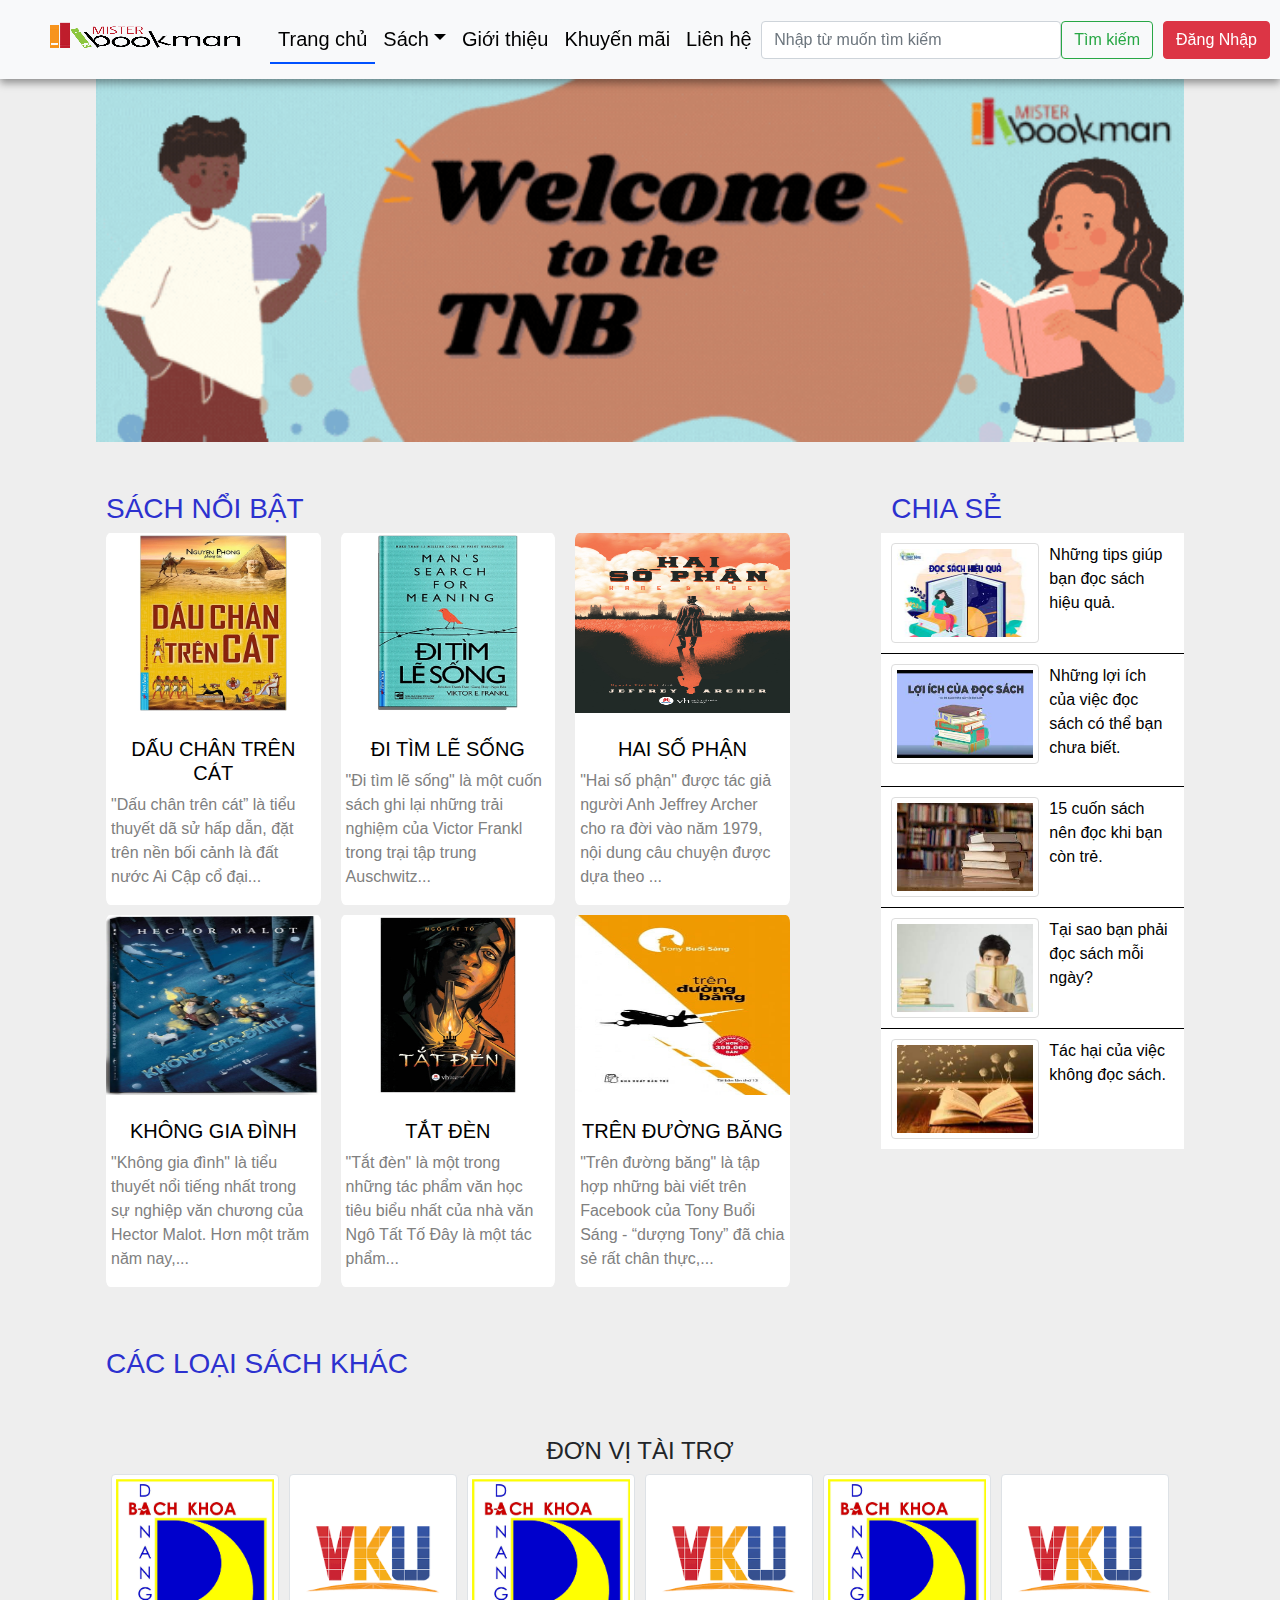
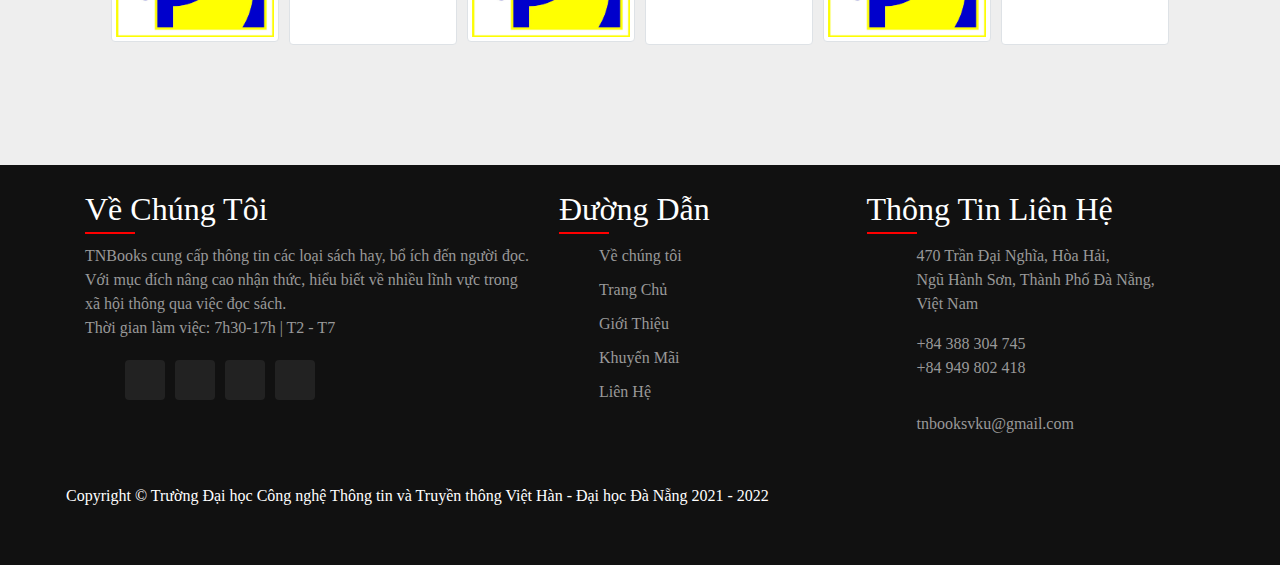
<file: index.html>
<!doctype html>
<html lang="en">
  <head>
    <meta charset="utf-8">
    <meta name="viewport" content="width=device-width, initial-scale=1">
    <title>Trang chủ</title>
	
    <link rel="icon" href="./images/logo.png" type="image/x-icon">
	<link rel="stylesheet" href="https://cdn.jsdelivr.net/npm/bootstrap@4.6.1/dist/css/bootstrap.min.css">
	<link rel="stylesheet" href="https://maxcdn.bootstrapcdn.com/bootstrap/4.5.2/css/bootstrap.min.css">
	<link rel="stylesheet" href="https://use.fontawesome.com/releases/v5.7.0/css/all.css"
	integrity="sha384-lZN37f5QGtY3VHgisS14W3ExzMWZxybE1SJSEsQp9S+oqd12jhcu+A56Ebc1zFSJ" crossorigin="anonymous">
	<script src="https://ajax.googleapis.com/ajax/libs/jquery/3.5.1/jquery.min.js"></script>
	<script src="https://cdnjs.cloudflare.com/ajax/libs/popper.js/1.16.0/umd/popper.min.js"></script>
	<script src="https://maxcdn.bootstrapcdn.com/bootstrap/4.5.2/js/bootstrap.min.js"></script>
	

	<link rel="stylesheet" href="./css/style.css">
	<link rel="stylesheet" href="./css/homelearn.css">
	<link rel="stylesheet" href="./css/homeshare.css">
	<link rel="stylesheet" href="./css/footer.css">
	<link rel="stylesheet" href="./css/hometeam.css">

	<script src="./js/btn-top.js"></script>
	
	
  </head>
  <body>

	
	<span id="back-to-top">
		<i class="fas fa-chevron-up fa-2x"></i>
	</span>

	<!-- NAVIGATION -->

	<nav class="navbar navbar-expand-lg bg-light sticky-top">
		<a class="navbar-brand" href="index.html"><img src="./images/logo1.png" alt="logo" class="logo"></a>
		<button class="navbar-toggler menu" type="button" data-toggle="collapse" data-target="#collapsibleNavbar">
			<span class="navbar-toggler-icon">MENU</span>
		</button>
		<div class="collapse navbar-collapse" id="collapsibleNavbar">
		    <ul class="navbar-nav mr-auto">
				<li class="nav-item">
				    <a class="nav-link gachchan" href="index.html">Trang chủ</a>
				</li>
				<li class="nav-item dropdown">
					<a class="nav-link dropdown-toggle" href="sach.html" id="navbardrop" data-toggle="dropdown">Sách</a>
						<div class="dropdown-menu">
							<a class="dropdown-item" href="sach.html#section1">Thời sự - Chính trị</a>
							<a class="dropdown-item" href="sach.html#section2">Tâm lý - Kỹ năng sống</a>
							<a class="dropdown-item" href="sach.html#section3">Văn học Việt Nam</a>
							<a class="dropdown-item" href="sach.html#section4">Văn học nước ngoài</a>
							<a class="dropdown-item" href="sach.html#section5">Thiếu nhi</a>
							<a class="dropdown-item" href="sach.html#section6">Tham khảo</a>
						</div>
				</li>
				<li class="nav-item">
				    <a class="nav-link" href="gioithieu.html">Giới thiệu</a>
				</li>
				<li class="nav-item">
				    <a class="nav-link" href="khuyenmai.html">Khuyến mãi</a>
				</li>
				<li class="nav-item">
				    <a class="nav-link" href="lienhe.html">Liên hệ</a>
				</li>
			</ul>
			<ul  class="navbar-nav ml-auto">
				
				<li class="vip">
					<form class="d-flex vip" role="search">
						<input class="form-control me-2" type="search" placeholder="Nhập từ muốn tìm kiếm" aria-label="Search">
						<button class="btn btn-outline-success" type="submit"><i class="fas fa-search"></i> Tìm kiếm</button>
					</form>
				</li>
				<li class="vip">
					<form action="dangnhap.html" class="vip">
						<button type="submit" class="btn btn-danger" style="margin: 0px 10px;">
							<i class="fas fa-sign-in-alt"></i> Đăng Nhập
						</button>
					</form>
				</li>
		    </ul>
		</div>
	</nav>


	<!--BANNER-->
	<div class="top">
		<div class="banner">
			<img src="./images/banner.gif" alt="Banner" style="width: 100%; height: 50%;">
		</div>
	</div>

	<!--SÁCH NỔI BẬT-SÁCH NÊN ĐỌC-->
	<div class="top">
		<div class="row">
			
			<!-- SÁCH NỔI BẬT -->
			
			<div class="col-sm-8">
				<div>
					<h3 id="tieude1">SÁCH NỔI BẬT</h3>
				</div>
				<div style="text-decoration: none; color: black;">
					<div class="top1 ima" id="top11" title="Dấu chân trên cát">
						<img src="./images/dauchan.jpg" alt="Dấu chân trên cát"><br>
						<br><h5>DẤU CHÂN TRÊN CÁT</h5>
						<p>"Dấu chân trên cát” là tiểu thuyết dã sử hấp dẫn, đặt trên nền bối cảnh là đất nước Ai Cập cổ đại...</p>
					</div>
				</div>
				<div style="text-decoration: none; color: black;">
					<div class="top1 ima" id="top11" title="Đi tìm lẽ sống">
						<img src="./images/ditimlesong.jpg" alt="Đi tìm lẽ sống"><br>
						<br><h5>ĐI TÌM LẼ SỐNG</h5>
						<p>"Đi tìm lẽ sống" là một cuốn sách ghi lại những trải nghiệm của Victor Frankl trong trại tập trung Auschwitz...</p>
					</div>
				</div>
				<div style="text-decoration: none; color: black;">
					<div class="top1 ima" id="top11" title="Hai số phận">
						<img src="./images/haisophan.jpg" alt="Hai số phận"><br>
						<br><h5>HAI SỐ PHẬN</h5>
						<p>"Hai số phận" được tác giả người Anh Jeffrey Archer cho ra đời vào năm 1979, nội dung câu chuyện được dựa theo ...</p>
					</div>
				</div>
				<div style="text-decoration: none; color: black;">
					<div class="top1 ima" id="top11" title="Không gia đình">
						<img src="./images/khonggiadinh.jpg" alt="Không gia đình"><br>
						<br><h5>KHÔNG GIA ĐÌNH</h5>
						<p>"Không gia đình" là tiểu thuyết nổi tiếng nhất trong sự nghiệp văn chương của Hector Malot. Hơn một trăm năm nay,...</p>
					</div>
				</div>
				<div style="text-decoration: none; color: black;">
					<div class="top1 ima" id="top11" title="Tắt đèn">
						<img src="./images/tatden.jpg" alt="Tắt đèn"><br>
						<br><h5>TẮT ĐÈN</h5>
						<p>"Tắt đèn" là một trong những tác phẩm văn học tiêu biểu nhất của nhà văn Ngô Tất Tố Đây là một tác phẩm...</p>
					</div>
				</div>
				<div style="text-decoration: none; color: black;">
					<div class="top1 ima" id="top11" title="Trên đường băng">
						<img src="./images/trenduongbang.jpg" alt="Trên đường băng"><br>
						<br><h5>TRÊN ĐƯỜNG BĂNG</h5>
						<p>"Trên đường băng" là tập hợp những bài viết trên Facebook của Tony Buổi Sáng - “dượng Tony” đã chia sẻ rất chân thực,...</p>
					</div>
				</div>
			</div>
				
			<!-- CHIA SẺ -->
				
			<div class="col-sm-4">
				<h3 id="tieude2"><i class="fas fa-share"></i> CHIA SẺ</h3>
				<ul>
					<a href="https://hiu.vn/doan-hoi-hiu/doan-thanh-nien/7-phuong-phap-doc-sach-hieu-qua/" target="_blank" style="text-decoration: none; color: black;">
						<li title="Tips đọc sách hiệu quả">
							<img src="./images/chiase1.jpg" class="alo" alt="Image Đọc sách hiệu quả">
							<p>Những tips giúp bạn đọc sách hiệu quả.</p>
						</li>
					</a>
					<a href="http://ninhbinh.edu.vn/thcsphuloc/tin-tuc-su-kien/10-loi-ich-cua-viec-doc-sach-ma-ban-nen-biet.html" target="_blank" style="text-decoration: none; color: black;">
						<li title="Những lợi ích của việc đọc sách">
							<img src="./images/chiase2.jpg" class="alo" alt="Image Những lợi ích của việc đọc sách">
							<p>Những lợi ích của việc đọc sách có thể bạn chưa biết.</p>
						</li>
					</a>
					<a href="http://tramdoc.vn/tin-tuc/15-cuon-sach-nen-doc-khi-ban-con-tre-phan-i-nbl9W.html" target="_blank" style="text-decoration: none; color: black;">
						<li title="15 cuốn sách nên đọc khi bạn còn trẻ">
							<img src="./images/chiase3.jpg" class="alo" alt="Image 15 cuốn sách nên đọc khi bạn còn trẻ">
							<p>15 cuốn sách nên đọc khi bạn còn trẻ.</p>
						</li>
					</a>
					<a href="https://www.coolmate.me/post/tam-quan-trong-cua-viec-doc-sach-tai-sao-nen-doc-sach-moi-ngay" target="_blank" style="text-decoration: none; color: black;">
						<li title="Tại sao bạn phải đọc sách mỗi ngày?">
							<img src="./images/chiase4.jpg" class="alo" alt="Img Tại sao bạn phải đọc sách mỗi ngày?">
							<p>Tại sao bạn phải đọc sách mỗi ngày?</p>
						</li>
					</a>
					<a href="https://ihoctot.com/tac-hai-cua-viec-ko-doc-sach" target="_blank" style="text-decoration: none; color: black;">
						<li title="Tác hại của việc không đọc sách" style="border-bottom: none;">
							<img src="./images/chiase5.jpg" class="alo" alt="Image Tác hại của việc không đọc sách.">
							<p>Tác hại của việc không đọc sách.</p>
						</li>
					</a>
				</ul>
			</div>
		</div>
	</div>

	<!--CÁC LOẠI SÁCH KHÁC-->
	<div class="top">	
		<div>
			<h3 id="tieude"><a href="./sach.html">CÁC LOẠI SÁCH KHÁC</a></h3>
		</div>
	</div>

	<!--ĐƠN VỊ TÀI TRỢ-->
	<div class="top text-center padbott">
		<div class="col-lg-12">
			<br><br>
			<h4>ĐƠN VỊ TÀI TRỢ</h4>
			<div class=form-row>
				<div class="col-lg-2">
					<div class="doingu">
						<img src="./images/dut.jpg" class="img-thumbnail img-doingu">
						<div class="overlay">
							<div class="text-doingu">
								<h4 class="text-yellow">DUT</h4>
								<p class="text-white">Trường ĐH Bách Khoa TP. Đà Nẵng</p>
							</div>
						</div>
					</div>
				</div>
				<div class="col-lg-2">
					<div class="doingu">
						<img src="./images/vku.png" class="img-thumbnail img-doingu">
						<div class="overlay">
							<div class="text-doingu">
								<h4 class="text-yellow">VKU</h4>
								<p class="text-white">Trường ĐH CNTT&TT Việt - Hàn</p>
							</div>
						</div>
					</div>
				</div>
				<div class="col-lg-2">
					<div class="doingu">
						<img src="./images/dut.jpg" class="img-thumbnail img-doingu">
						<div class="overlay">
							<div class="text-doingu">
								<h4 class="text-yellow">DUT</h4>
								<p class="text-white">Trường ĐH Bách Khoa TP. Đà Nẵng</p>
							</div>
						</div>
					</div>
				</div>
				<div class="col-lg-2">
					<div class="doingu">
						<img src="./images/vku.png" class="img-thumbnail img-doingu">
						<div class="overlay">
							<div class="text-doingu">
								<h4 class="text-yellow">VKU</h4>
								<p class="text-white">Trường ĐH CNTT&TT Việt - Hàn</p>
							</div>
						</div>
					</div>
				</div>
				<div class="col-lg-2">
					<div class="doingu">
						<img src="./images/dut.jpg" class="img-thumbnail img-doingu">
						<div class="overlay">
							<div class="text-doingu">
								<h4 class="text-yellow">DUT</h4>
								<p class="text-white">Trường ĐH Bách Khoa TP. Đà Nẵng</p>
							</div>
						</div>
					</div>
				</div>
				<div class="col-lg-2">
					<div class="doingu">
						<img src="./images/vku.png" class="img-thumbnail img-doingu">
						<div class="overlay">
							<div class="text-doingu">
								<h4 class="text-yellow">VKU</h4>
								<p class="text-white">Trường ĐH CNTT&TT Việt - Hàn</p>
							</div>
						</div>
					</div>
				</div>
			</div>
		</div>
	</div>		

	<!--FOOTER-->
	<footer id="#vechungtoi">
		<div class="container">
			<!--Bắt Đầu Nội Dung Giới Thiệu-->
			<div class="noi-dung about">
				<h2>Về Chúng Tôi</h2>
				<p>TNBooks cung cấp thông tin các loại sách hay, bổ ích đến người đọc. Với mục đích nâng cao nhận thức, hiểu biết về nhiều lĩnh vực trong xã hội thông qua việc đọc sách. <br>
					Thời gian làm việc: 7h30-17h | T2 - T7</p>
				<ul class="social-icon">
					<li><a href=""><i class="fab fa-facebook"></i></a></li>
					<li><a href=""><i class="fab fa-twitter"></i></a></li>
					<li><a href=""><i class="fab fa-instagram"></i></a></li>
					<li><a href=""><i class="fab fa-youtube"></i></a></li>
				</ul>
			</div>
			<!--Kết Thúc Nội Dung Giới Thiệu-->
			<!--Bắt Đầu Nội Dung Đường Dẫn-->
			<div class="noi-dung links">
				<h2>Đường Dẫn</h2>
				<ul>
					<li><a href="#vechungtoi">Về chúng tôi</a></li>
					<li><a href="./index.html">Trang Chủ</a></li>
					<li><a href="#">Giới Thiệu</a></li>
					<li><a href="#">Khuyến Mãi</a></li>
					<li><a href="#">Liên Hệ</a></li>
				</ul>
			</div>
			<!--Kết Thúc Nội Dung Đường Dẫn-->
			<!--Bắt Đâu Nội Dung Liên Hệ-->
			<div class="noi-dung contact">
				<h2>Thông Tin Liên Hệ</h2>
				<ul class="info">
					<li>
						<span><i class="fa fa-map-marker"></i></span>
						<span>470 Trần Đại Nghĩa, Hòa Hải,<br />
							Ngũ Hành Sơn, Thành Phố Đà Nẵng,<br />
							Việt Nam</span>
					</li>
					<li>
						<span><i class="fa fa-phone"></i></span>
						<p><a href="#">+84 388 304 745</a>
							<br />
							<a href="#">+84 949 802 418</a></p>
					</li>
					<li>
						<span><i class="fa fa-envelope"></i></span>
						<p><a href="#">tnbooksvku@gmail.com</a></p>
				   </li>
				</ul>
			</div>
			<!--Kết Thúc Nội Dung Liên Hệ-->
		</div>
		<div class="text-center p-3 text-whi">
			<p>Copyright &copy; Trường Đại học Công nghệ Thông tin và Truyền thông Việt Hàn - Đại học Đà Nẵng 2021 - 2022</p>
		</div>
	</footer>

    <!-- JavaScript -->
	
  </body>
</html>
</file>
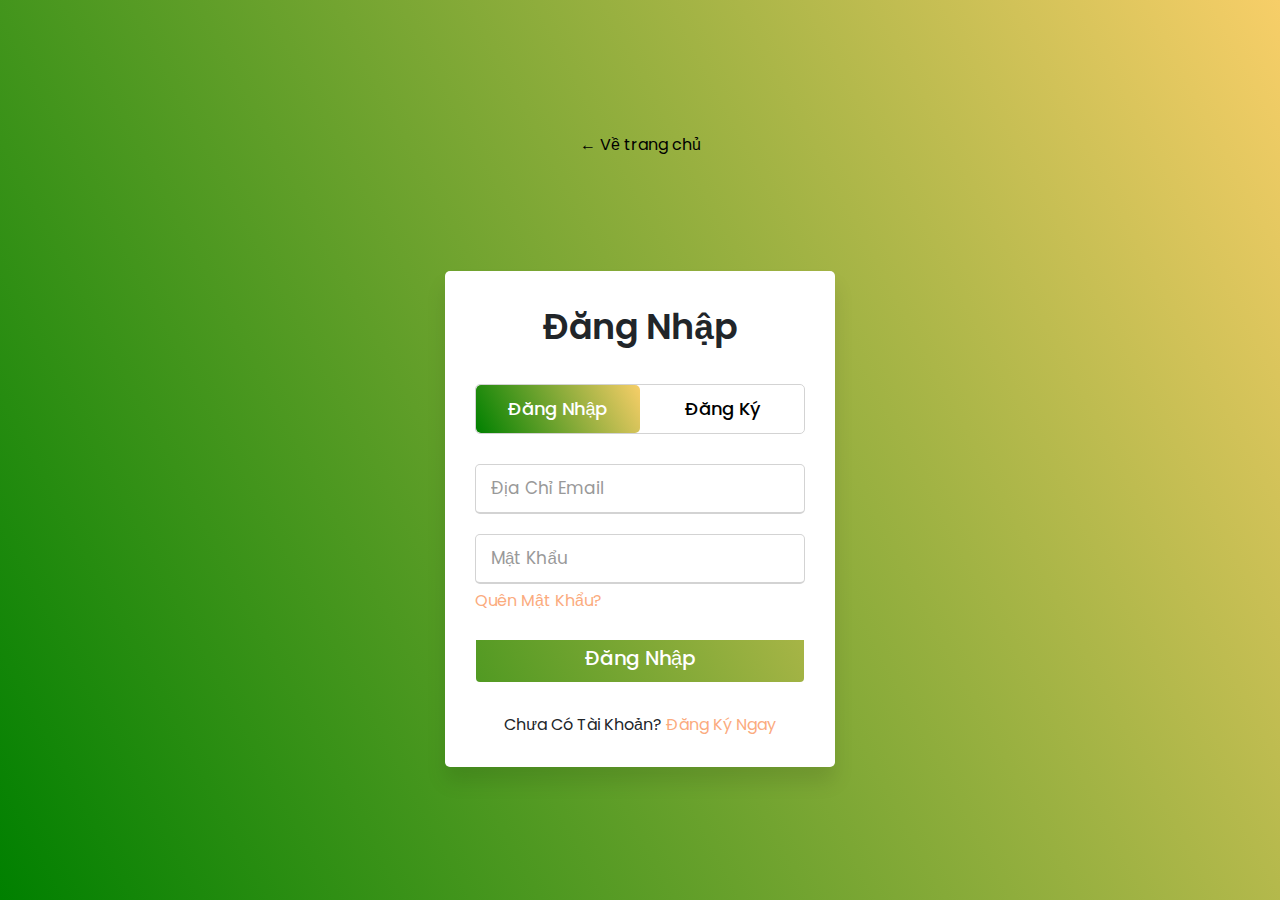
<file: dangnhap.html>
<!DOCTYPE html>
<html lang="en">
<head>
	<title>Tài khoản - Kết nối với chúng tôi</title>
	<meta charset="utf-8">
   <link rel="icon" href="./images/logo.png" type="image/x-icon">
	<meta name="viewport" content="width=device-width, initial-scale=1">
	<link rel="stylesheet" href="https://maxcdn.bootstrapcdn.com/bootstrap/4.5.2/css/bootstrap.min.css">

	<script src="https://ajax.googleapis.com/ajax/libs/jquery/3.5.1/jquery.min.js"></script>
	<script src="https://cdnjs.cloudflare.com/ajax/libs/popper.js/1.16.0/umd/popper.min.js"></script>
	<script src="https://maxcdn.bootstrapcdn.com/bootstrap/4.5.2/js/bootstrap.min.js"></script>
	<link rel="stylesheet" href="https://use.fontawesome.com/releases/v5.7.0/css/all.css"
	integrity="sha384-lZN37f5QGtY3VHgisS14W3ExzMWZxybE1SJSEsQp9S+oqd12jhcu+A56Ebc1zFSJ" crossorigin="anonymous">
	
	
	<link rel="stylesheet" href="./css/account.css">
</head>
<body>
    <!-- VỀ TRANG CHỦ -->

	<div class="backhome">
		<a href="./index.html">&#8592; Về trang chủ</a>
	</div>
    <div class="container">
       <div class="title-text">
          <div class="title login">
             Đăng Nhập
          </div>
          <div class="title signup">
             Đăng Ký
          </div>
       </div>
       <div class="form-container">
          <div class="slide-controls">
             <input type="radio" name="slide" id="login" checked>
             <input type="radio" name="slide" id="signup">
             <label for="login" class="slide login">Đăng Nhập</label>
             <label for="signup" class="slide signup">Đăng Ký</label>
             <div class="slider-tab"></div>
          </div>
          <div class="form-inner">
             <form action="#" class="login">
                <div class="field">
                   <input type="text" placeholder="Địa Chỉ Email" required>
                </div>
                <div class="field">
                   <input type="password" placeholder="Mật Khẩu" required>
                </div>
                <div class="pass-link">
                   <a href="#">Quên Mật Khẩu?</a>
                </div>
                <div class="field btn">
                   <div class="btn-layer"></div>
                   <input type="submit" value="Đăng Nhập">
                </div>
                <div class="signup-link">
                   Chưa Có Tài Khoản? <a href=""> Đăng Ký Ngay</a>
                </div>
             </form>
             <form action="#" class="signup">
                <div class="field">
                   <input type="text" placeholder="Nhập Email" required>
                </div>
                <div class="field">
                   <input type="password" placeholder="Nhập Mật Khẩu" required>
                </div>
                <div class="field">
                   <input type="password" placeholder="Nhập Lại Mật Khẩu" required>
                </div>
                <div class="field btn">
                   <div class="btn-layer"></div>
                   <input type="submit" value=" Đăng Ký">
                </div>
             </form>
          </div>
       </div>
    </div>





    <script>
      const loginText = document.querySelector(".title-text .login");
      const loginForm = document.querySelector("form.login");
      const loginBtn = document.querySelector("label.login");
      const signupBtn = document.querySelector("label.signup");
      const signupLink = document.querySelector("form .signup-link a");
      signupBtn.onclick = (()=>{
      loginForm.style.marginLeft = "-50%";
      loginText.style.marginLeft = "-50%";
      });
      loginBtn.onclick = (()=>{
      loginForm.style.marginLeft = "0%";
      loginText.style.marginLeft = "0%";
      });
      signupLink.onclick = (()=>{
      signupBtn.click();
      return false;
      });
    </script>
 </body>
</file>
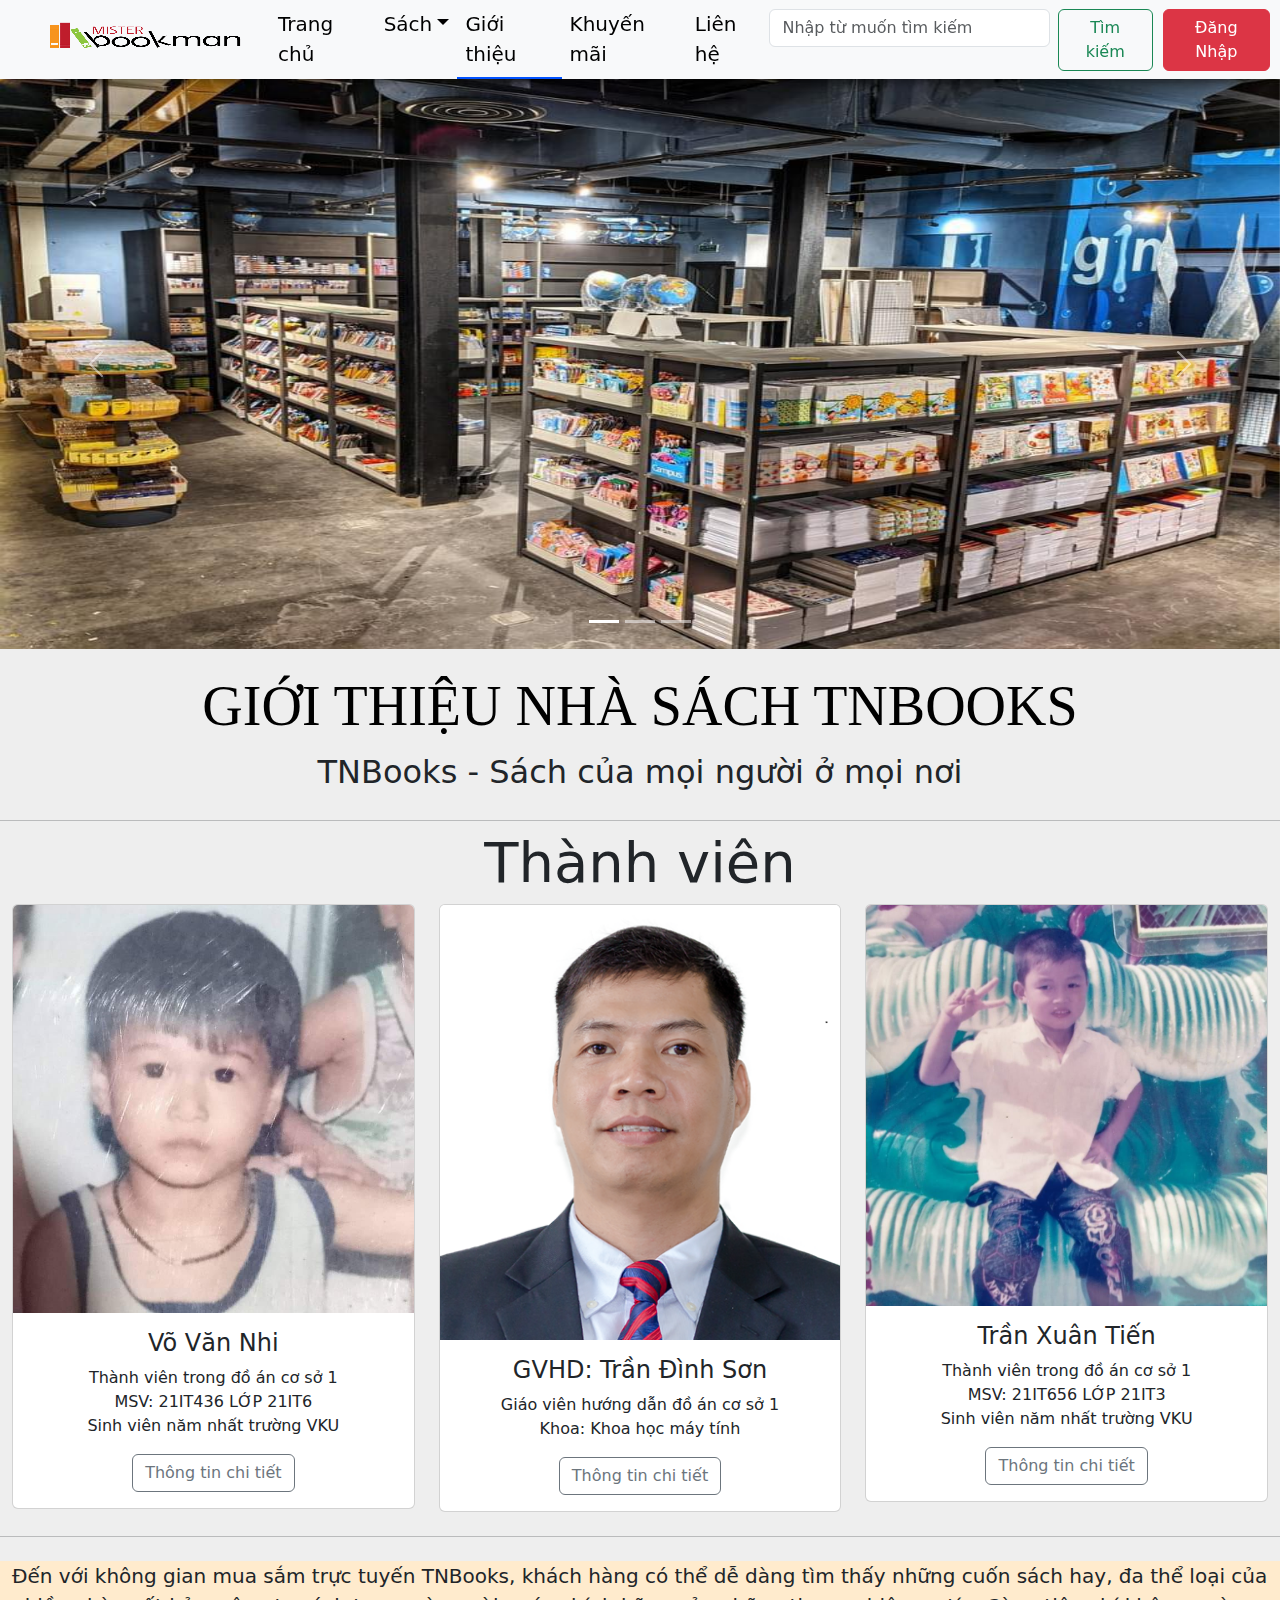
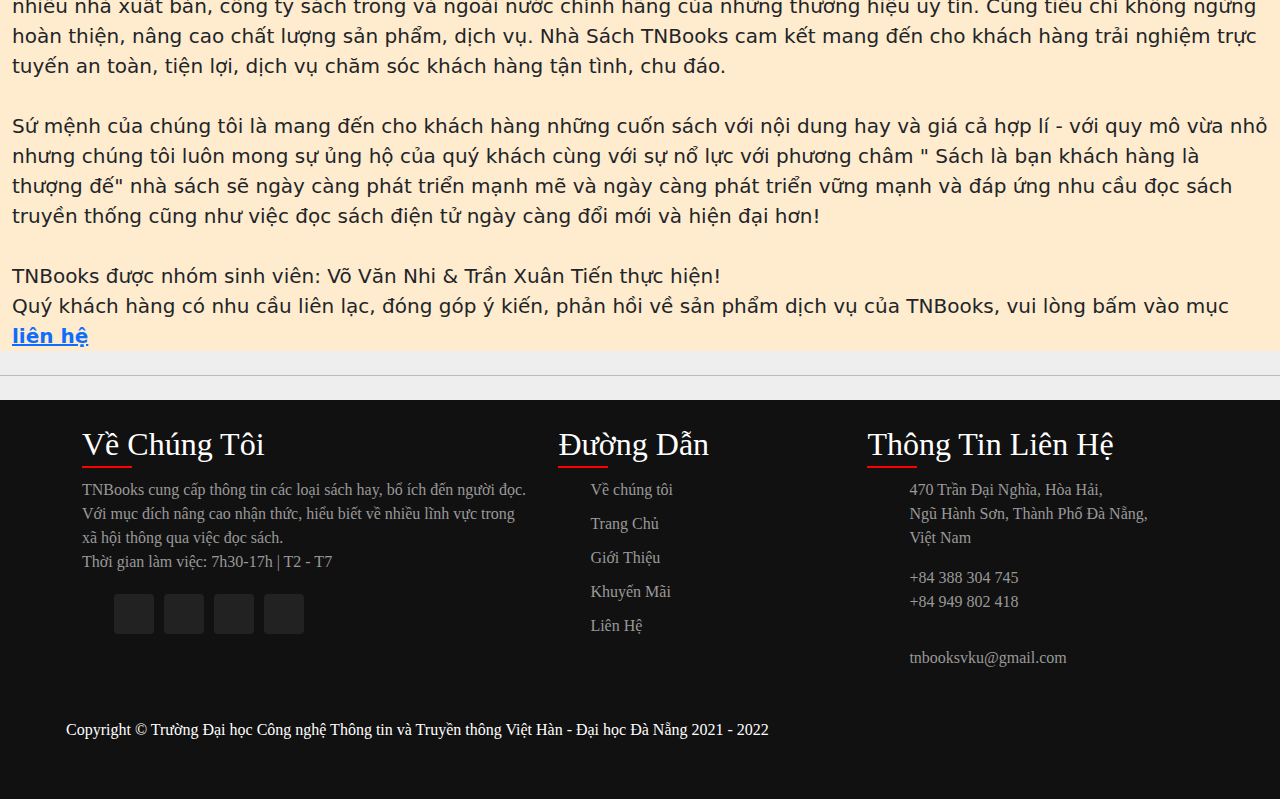
<file: gioithieu.html>
<!doctype html>
<html lang="en">
  <head>
    <meta charset="utf-8">
    <meta name="viewport" content="width=device-width, initial-scale=1">
    <title>Giới thiệu</title>
    
    <link rel="icon" href="./images/logo.png" type="image/x-icon">
    <link rel="stylesheet" href="https://maxcdn.bootstrapcdn.com/bootstrap/4.5.2/css/bootstrap.min.css">
    <script src="https://ajax.googleapis.com/ajax/libs/jquery/3.5.1/jquery.min.js"></script>
    <script src="https://cdnjs.cloudflare.com/ajax/libs/popper.js/1.16.0/umd/popper.min.js"></script>
    <script src="https://maxcdn.bootstrapcdn.com/bootstrap/4.5.2/js/bootstrap.min.js"></script>
    <link rel="stylesheet" href="https://use.fontawesome.com/releases/v5.7.0/css/all.css"
    integrity="sha384-lZN37f5QGtY3VHgisS14W3ExzMWZxybE1SJSEsQp9S+oqd12jhcu+A56Ebc1zFSJ" crossorigin="anonymous">
    <link href="https://cdn.jsdelivr.net/npm/bootstrap@5.1.3/dist/css/bootstrap.min.css" rel="stylesheet">
    <script src="https://cdn.jsdelivr.net/npm/bootstrap@5.1.3/dist/js/bootstrap.bundle.min.js"></script>

    <link rel="stylesheet" href="./css/style.css">
    <link rel="stylesheet" href="./css/footer.css">

  </head>
  <body>

    <!-- NAVIGATION -->

    <nav class="navbar navbar-expand-lg bg-light sticky-top">
      <a class="navbar-brand" href="index.html"><img src="./images/logo1.png" alt="logo" class="logo"></a>
      <button class="navbar-toggler menu" type="button" data-toggle="collapse" data-target="#collapsibleNavbar">
        <span class="navbar-toggler-icon">MENU</span>
      </button>
      <div class="collapse navbar-collapse" id="collapsibleNavbar">
          <ul class="navbar-nav mr-auto">
          <li class="nav-item">
              <a class="nav-link" href="index.html">Trang chủ</a>
          </li>
          <li class="nav-item dropdown">
            <a class="nav-link dropdown-toggle" href="sach.html" id="navbardrop" data-toggle="dropdown">Sách</a>
            <div class="dropdown-menu">
							<a class="dropdown-item" href="sach.html#section1">Thời sự - Chính trị</a>
							<a class="dropdown-item" href="sach.html#section2">Tâm lý - Kỹ năng sống</a>
							<a class="dropdown-item" href="sach.html#section3">Văn học Việt Nam</a>
							<a class="dropdown-item" href="sach.html#section4">Văn học nước ngoài</a>
							<a class="dropdown-item" href="sach.html#section5">Thiếu nhi</a>
							<a class="dropdown-item" href="sach.html#section6">Tham khảo</a>
						</div>
          </li>
          <li class="nav-item">
              <a class="nav-link gachchan" href="gioithieu.html">Giới thiệu</a>
          </li>
          <li class="nav-item">
              <a class="nav-link" href="khuyenmai.html">Khuyến mãi</a>
          </li>
          <li class="nav-item">
              <a class="nav-link" href="lienhe.html">Liên hệ</a>
          </li>
        </ul>
        <ul  class="navbar-nav ml-auto">
          
          <li class="vip">
            <form class="d-flex vip" role="search">
              <input class="form-control me-2" type="search" placeholder="Nhập từ muốn tìm kiếm" aria-label="Search">
              <button class="btn btn-outline-success" type="submit"><i class="fas fa-search"></i> Tìm kiếm</button>
            </form>
          </li>
          <li class="vip">
            <form action="dangnhap.html" class="vip">
              <button type="submit" class="btn btn-danger" style="margin: 0px 10px;">
                <i class="fas fa-sign-in-alt"></i> Đăng Nhập
              </button>
            </form>
          </li>
          </ul>
      </div>
    </nav>

    <!-- Carousel -->
    <div id="demo" class="carousel slide" data-bs-ride="carousel">

      <!-- Indicators/dots -->
      <div class="carousel-indicators">
        <button type="button" data-bs-target="#demo" data-bs-slide-to="0" class="active"></button>
        <button type="button" data-bs-target="#demo" data-bs-slide-to="1"></button>
        <button type="button" data-bs-target="#demo" data-bs-slide-to="2"></button>
      </div>
      
      <!-- The slideshow/carousel -->
      <div class="carousel-inner">
        <div class="carousel-item active">
          <img src="./images/nen1.jpg" alt="giới thiệu 1" class="d-block" style="width:100%; height: 570px;">
        </div>
        <div class="carousel-item">
          <img src="./images/nen2.webp" alt="giới thiệu 2" class="d-block" style="width:100%; height: 570px;">
        </div>
        <div class="carousel-item">
          <img src="./images/nen3.jpg" alt="giới thiệu 3" class="d-block" style="width:100%; height: 570px;">
        </div>
      </div>
      
      <!-- Left and right controls/icons -->
      <button class="carousel-control-prev" type="button" data-bs-target="#demo" data-bs-slide="prev">
        <span class="carousel-control-prev-icon"></span>
      </button>
      <button class="carousel-control-next" type="button" data-bs-target="#demo" data-bs-slide="next">
        <span class="carousel-control-next-icon"></span>
      </button>
    </div>

    <br>
    <!-- start gioi thieu -->
    <div class="container-fluid padding">
      <div class="row welcome text-center">
        <div class="col-12">
          <h1 class="display-4" style="color: black; font-family: 'Times New Roman', Times, serif;">GIỚI THIỆU NHÀ SÁCH TNBOOKS</h1>
        </div>
        <div class="col-12">
          <p style="font-size: 32px;">TNBooks - Sách của mọi người ở mọi nơi</p>
        </div>
      </div>
    </div>
    <hr class="my-2">
    <div class="container-fluid padding">
      <div class="row welcome text-center">
        <div class="col-12">
          <h1 class="display-4">Thành viên</h1>
        </div>
      </div>
    </div>
    <div class="container-fluid padding">
      <div class="row padding text-center">
        <div class="col-md-4">
          <div class="card text-center">
            <img class="card-img-top img-fluid" src="./images/nhi1.jpg" alt="Card image">
            <div class="card-body">
              <h4 class="card-title">Võ Văn Nhi</h4>
              <p class="card-text">Thành viên trong đồ án cơ sở 1 <br>
                  MSV: 21IT436 LỚP 21IT6<br>
                  Sinh viên năm nhất trường VKU
              </p>
              <a href="thongtinchitiet.html" class="btn btn-outline-secondary">Thông tin chi tiết</a>
            </div>
          </div>
        </div>
        <div class="col-md-4">
          <div class="card text-center">
            <img class="card-img-top img-fluid" src="./images/tdson.png" alt="Card image">
            <div class="card-body">
              <h4 class="card-title">
                GVHD: Trần Đình Sơn  
              </h4>
              <p class="card-text">Giáo viên hướng dẫn đồ án cơ sở 1<br>
              Khoa: Khoa học máy tính</p>
              <a href="thongtinchitiet.html" class="btn btn-outline-secondary">Thông tin chi tiết</a>
            </div>
          </div>
        </div>
        <div class="col-md-4">
          <div class="card text-center" >
            <img class="card-img-top img-fluid" src="./images/tien.jpg" alt="Card image" >
            <div class="card-body">
              <h4 class="card-title">
              Trần Xuân Tiến
              </h4>
              <p class="card-text">Thành viên trong đồ án cơ sở 1 <br>
                  MSV: 21IT656 LỚP 21IT3<br>
                  Sinh viên năm nhất trường VKU
                </p>
              <a href="thongtinchitiet.html" class="btn btn-outline-secondary">Thông tin chi tiết</a>
            </div>
          </div>
        </div>
      </div>
    </div>
    <hr class="my-4">
    <div class="container-fluid padding" style="font-size: 20px;">
        <div class="row text-left" style="background: blanchedalmond;">
          <div class="col-12">
            <i class="fas fa-arrow-circle-right"></i> Đến với không gian mua sắm trực tuyến TNBooks, khách hàng có thể dễ dàng tìm thấy những cuốn sách hay, 
                    đa thể loại của nhiều nhà xuất bản, công ty sách trong và ngoài nước chính hãng của những thương hiệu uy tín. 
                    Cùng tiêu chí không ngừng hoàn thiện, nâng cao chất lượng sản phẩm, dịch vụ. Nhà Sách TNBooks cam kết mang đến 
                    cho khách hàng trải nghiệm trực tuyến an toàn, tiện lợi, dịch vụ chăm sóc khách hàng tận tình, chu đáo. <br><br>
                    <i class="fas fa-arrow-circle-right"></i> Sứ mệnh của chúng tôi là mang đến cho khách hàng những cuốn sách với nội dung hay và giá cả hợp lí
                    - với quy mô vừa nhỏ nhưng chúng tôi luôn mong sự ủng hộ của quý khách cùng với sự nổ lực với phương châm 
                    " Sách là bạn khách hàng là thượng đế"  nhà sách sẽ ngày càng phát triển mạnh mẽ và ngày càng phát triển 
                    vững mạnh và đáp ứng nhu cầu đọc sách truyền thống cũng như việc đọc sách điện tử ngày càng đổi mới và hiện đại hơn!<br><br>
                    <i class="fas fa-arrow-circle-right"></i> TNBooks được nhóm sinh viên: Võ Văn Nhi & Trần Xuân Tiến thực hiện! <br>
                    <i class="fas fa-question-circle"></i> Quý khách hàng có nhu cầu liên lạc, đóng góp ý kiến, phản hồi về sản phẩm dịch vụ của TNBooks, vui lòng bấm vào mục <b><a href="./lienhe.html"> liên hệ</a></b>
          </div>
        </div>
    </div>


    <hr class="my-4">
    <!-- end gioi thieu -->


    <!--FOOTER-->
    <footer id="#vechungtoi">
      <div class="container">
        <!--Bắt Đầu Nội Dung Giới Thiệu-->
        <div class="noi-dung about">
          <h2>Về Chúng Tôi</h2>
          <p>TNBooks cung cấp thông tin các loại sách hay, bổ ích đến người đọc. Với mục đích nâng cao nhận thức, hiểu biết về nhiều lĩnh vực trong xã hội thông qua việc đọc sách. <br>
            Thời gian làm việc: 7h30-17h | T2 - T7</p>
          <ul class="social-icon">
            <li><a href=""><i class="fab fa-facebook"></i></a></li>
            <li><a href=""><i class="fab fa-twitter"></i></a></li>
            <li><a href=""><i class="fab fa-instagram"></i></a></li>
            <li><a href=""><i class="fab fa-youtube"></i></a></li>
          </ul>
        </div>
        <!--Kết Thúc Nội Dung Giới Thiệu-->
        <!--Bắt Đầu Nội Dung Đường Dẫn-->
        <div class="noi-dung links">
          <h2>Đường Dẫn</h2>
          <ul>
            <li><a href="#vechungtoi">Về chúng tôi</a></li>
            <li><a href="./index.html">Trang Chủ</a></li>
            <li><a href="#">Giới Thiệu</a></li>
            <li><a href="#">Khuyến Mãi</a></li>
            <li><a href="#">Liên Hệ</a></li>
          </ul>
        </div>
        <!--Kết Thúc Nội Dung Đường Dẫn-->
        <!--Bắt Đâu Nội Dung Liên Hệ-->
        <div class="noi-dung contact">
          <h2>Thông Tin Liên Hệ</h2>
          <ul class="info">
            <li>
              <span><i class="fa fa-map-marker"></i></span>
              <span>470 Trần Đại Nghĩa, Hòa Hải,<br />
                Ngũ Hành Sơn, Thành Phố Đà Nẵng,<br />
                Việt Nam</span>
            </li>
            <li>
              <span><i class="fa fa-phone"></i></span>
              <p><a href="#">+84 388 304 745</a>
                <br />
                <a href="#">+84 949 802 418</a></p>
            </li>
            <li>
              <span><i class="fa fa-envelope"></i></span>
              <p><a href="#">tnbooksvku@gmail.com</a></p>
            </li>
          </ul>
        </div>
        <!--Kết Thúc Nội Dung Liên Hệ-->
      </div>
      <div class="text-center p-3 text-whi">
        <p>Copyright &copy; Trường Đại học Công nghệ Thông tin và Truyền thông Việt Hàn - Đại học Đà Nẵng 2021 - 2022</p>
      </div>
    </footer>



  </body>
</html>
</file>
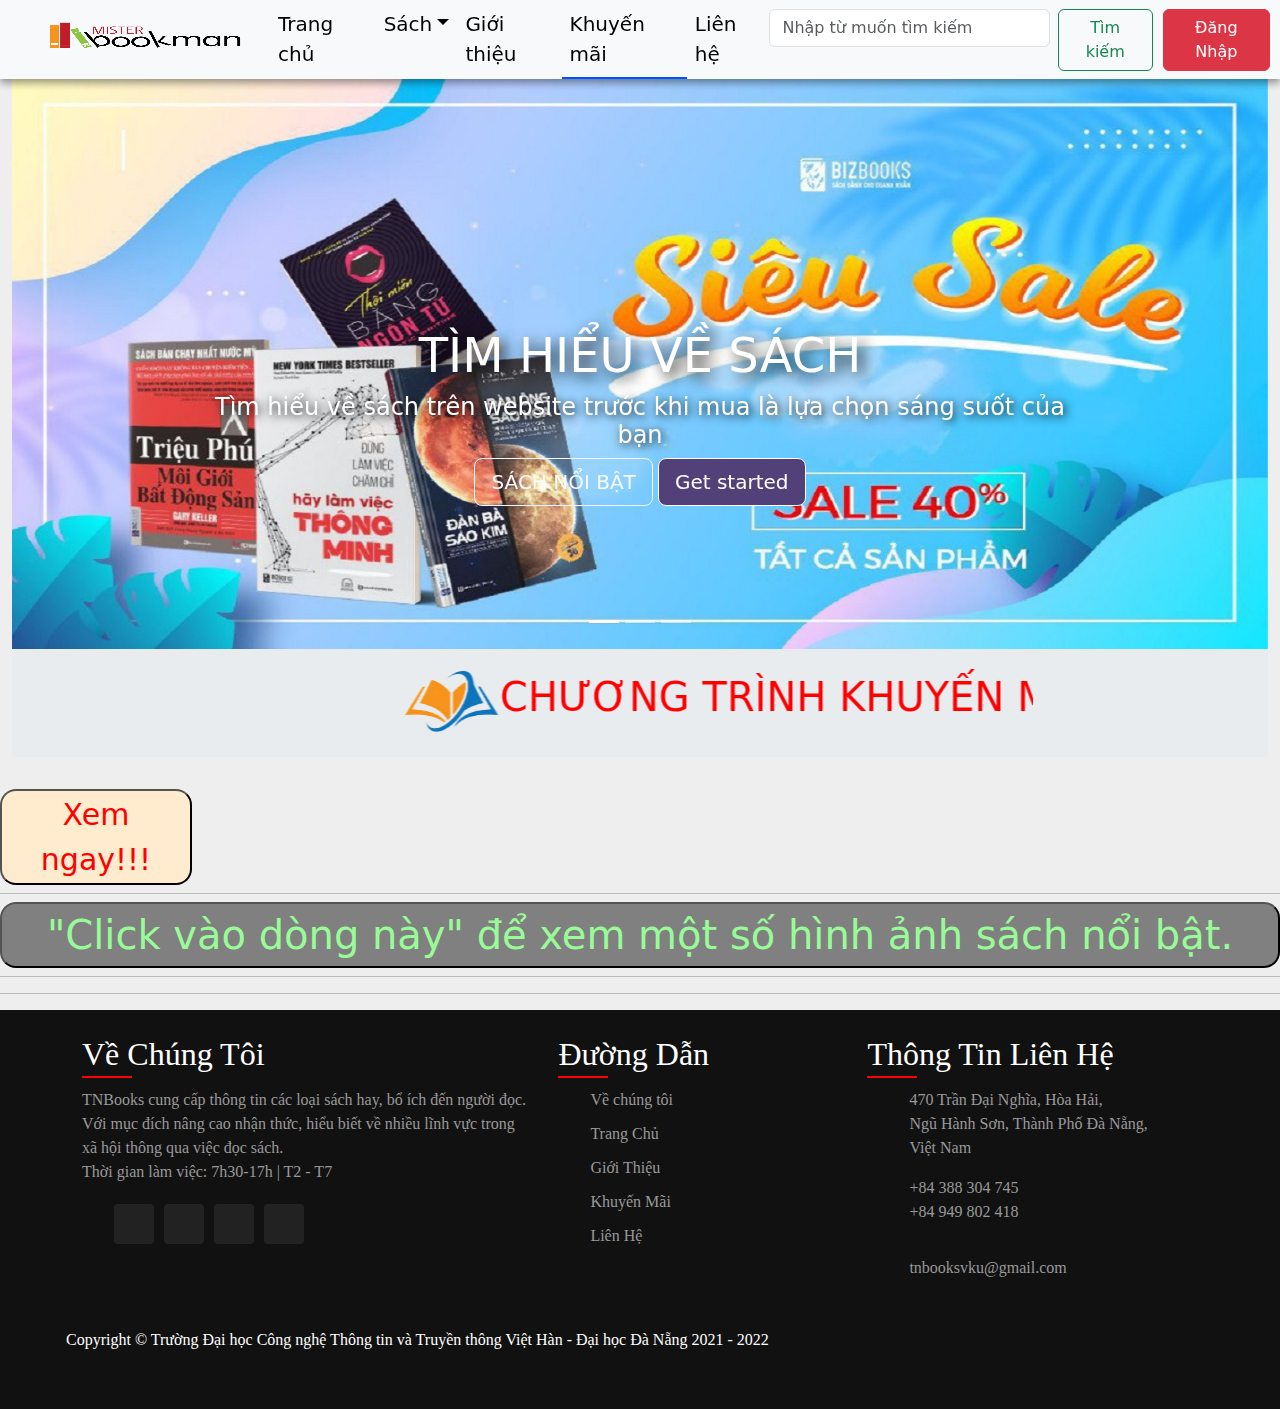
<file: khuyenmai.html>
<!doctype html>
<html lang="en">
  <head>
    <meta charset="utf-8">
    <meta name="viewport" content="width=device-width, initial-scale=1">
    <title>Khuyến mãi</title>
    
    <link rel="icon" href="./images/logo.png" type="image/x-icon">
    <link rel="stylesheet" href="https://maxcdn.bootstrapcdn.com/bootstrap/4.5.2/css/bootstrap.min.css">
    <script src="https://ajax.googleapis.com/ajax/libs/jquery/3.5.1/jquery.min.js"></script>
    <script src="https://cdnjs.cloudflare.com/ajax/libs/popper.js/1.16.0/umd/popper.min.js"></script>
    <script src="https://maxcdn.bootstrapcdn.com/bootstrap/4.5.2/js/bootstrap.min.js"></script>
    <link rel="stylesheet" href="https://use.fontawesome.com/releases/v5.7.0/css/all.css"
    integrity="sha384-lZN37f5QGtY3VHgisS14W3ExzMWZxybE1SJSEsQp9S+oqd12jhcu+A56Ebc1zFSJ" crossorigin="anonymous">
    <link href="https://cdn.jsdelivr.net/npm/bootstrap@5.1.3/dist/css/bootstrap.min.css" rel="stylesheet">
    <script src="https://cdn.jsdelivr.net/npm/bootstrap@5.1.3/dist/js/bootstrap.bundle.min.js"></script>

    <link rel="stylesheet" href="./css/style.css">
    <link rel="stylesheet" href="./css/khuyenmaii.css">
    <link rel="stylesheet" href="./css/footer.css">
  </head>
  <body>

      <!-- NAVIGATION -->

      <nav class="navbar navbar-expand-lg bg-light sticky-top">
        <a class="navbar-brand" href="index.html"><img src="./images/logo1.png" alt="logo" class="logo"></a>
        <button class="navbar-toggler menu" type="button" data-toggle="collapse" data-target="#collapsibleNavbar">
          <span class="navbar-toggler-icon">MENU</span>
        </button>
        <div class="collapse navbar-collapse" id="collapsibleNavbar">
            <ul class="navbar-nav mr-auto">
            <li class="nav-item">
                <a class="nav-link" href="index.html">Trang chủ</a>
            </li>
            <li class="nav-item dropdown">
              <a class="nav-link dropdown-toggle" href="sach.html" id="navbardrop" data-toggle="dropdown">Sách</a>
              <div class="dropdown-menu">
                <a class="dropdown-item" href="sach.html#section1">Thời sự - Chính trị</a>
                <a class="dropdown-item" href="sach.html#section2">Tâm lý - Kỹ năng sống</a>
                <a class="dropdown-item" href="sach.html#section3">Văn học Việt Nam</a>
                <a class="dropdown-item" href="sach.html#section4">Văn học nước ngoài</a>
                <a class="dropdown-item" href="sach.html#section5">Thiếu nhi</a>
                <a class="dropdown-item" href="sach.html#section6">Tham khảo</a>
              </div>
            </li>
            <li class="nav-item">
                <a class="nav-link" href="gioithieu.html">Giới thiệu</a>
            </li>
            <li class="nav-item">
                <a class="nav-link gachchan" href="khuyenmai.html">Khuyến mãi</a>
            </li>
            <li class="nav-item">
                <a class="nav-link" href="lienhe.html">Liên hệ</a>
            </li>
          </ul>
          <ul  class="navbar-nav ml-auto">
            
            <li class="vip">
              <form class="d-flex vip" role="search">
                <input class="form-control me-2" type="search" placeholder="Nhập từ muốn tìm kiếm" aria-label="Search">
                <button class="btn btn-outline-success" type="submit"><i class="fas fa-search"></i> Tìm kiếm</button>
              </form>
            </li>
            <li class="vip">
              <form action="dangnhap.html" class="vip">
                <button type="submit" class="btn btn-danger" style="margin: 0px 10px;">
                  <i class="fas fa-sign-in-alt"></i> Đăng Nhập
                </button>
              </form>
            </li>
            </ul>
        </div>
      </nav>
    <!-- end NAVIGATION -->

    <!-- Carousel -->
    <div class="container-fluid">
      <div id="slides" class="carousel slide" data-ride="carousel">
        <ul class="carousel-indicators">
          <li data-target="#slides" data-slide-to="0" class="active"></li>
          <li data-target="#slides" data-slide-to="1"></li>
          <li data-target="#slides" data-slide-to="2"></li> 
        </ul>
        <div class="carousel-inner">
          <div class="carousel-item active">
            <img src="./images/km1.jpg">
            <div class="carousel-caption">
              <h1 class="display-1">Tìm hiểu về sách</h1>
              <h3>Tìm hiểu về sách trên website trước khi mua là lựa chọn sáng suốt của bạn</h3>
              <button type="button" class="btn btn-outline-light btn-lg">
                SÁCH NỔI BẬT
              </button>
              <button type="button" class="btn btn-primary btn-lg">Get started</button>
            </div>
          </div>
          <div class="carousel-item">
            <img src="images/km2.jpg">
          </div>
          <div class="carousel-item">
            <img src="images/km3.jpg">
          </div>
        </div>
      </div>
    </div>
    <!-- jumbotron -->
    <div class="container-fluid">
      <div class="jumbotron">
        <div class="col-xs-12 col-sm-12 col-md-9 col-lg-9 col-xl-10">
        <marquee behavior="alternate"><img src="./images/logo.png">CHƯƠNG TRÌNH KHUYẾN MÃI!!! <img src="./images/logo.png"></marquee>
        </div>
    </div>
    </div>
    </div>


    <button class="view" data-toggle="collapse" data-target="#emoji1">
      Xem ngay!!!
    </button>
    <div id="emoji1" class="collapse">
      <div class="container-fluid padding">
        <div class="row text-left" style="background: blanchedalmond;">
          <div class="col-12">
          <h2>CHƯƠNG TRÌNH KHUYẾN MÃI</h2>
              <i class="fas fa-fire"></i> Chào mừng ngày phụ nữ Việt Nam 20/10/2021: <br>
              +   Giảm thêm 10% khi nhập mã PNVN2021 <br>
              Chương trình áp dụng đối với những đơn hàng phát sinh từ ngày 15/10/2021 đến hết ngày 21/10/2021. <br>
              <i class="fas fa-fire"></i> Sự kiện chào hè 2022: <br>
              +   Giảm sốc 20% khi đọc mã CHAOHE2022 <br>
              Sự kiện được bắt đầu từ ngày 01/04/2022 đến hết ngày 05/04/2022. <br>
              <i class="fas fa-fire"></i> Nhân dịp lễ 30/04 & 01/05/2022: <br>
              +   Giảm 15% khi khách hàng đọc mã CMLE3040105 <br>
              Chương trình được bắt đầu từ ngày 28/04/2022 đến hết ngày 05/05/2022. <br>
              <i class="fas fa-fire"></i> Nhân dịp Tết Thiếu Nhi 01/06/2022: <br>
              +   Sốc! Giảm mạnh 30% khi khách hàng đọc mã THIEUNHI2022 khi mua sách thế loại "Thiếu Nhi" tại cửa hàng. <br>
              +   Giảm 10% đối với các loại sách khác tại cửa hàng.
              Chương trình được bắt đầu từ ngày 30/05/2022 đến hết ngày 02/06/2022. <br>
          </div>
        </div>
      </div>
    </div>

    <hr class="my-2">

    <button class="fun" data-toggle="collapse" data-target="#emoji">
      "Click vào dòng này" để xem một số hình ảnh sách nổi bật.
    </button>
    <div id="emoji" class="collapse">
      <div class="container-fluid padding">
        <div class="row text-center">
          <div class="col-sm-6 col-md-2">
            <img class="gioithieu" src="./images/sotaytoan.jpg" width="100" height="100">
          </div>
          <div class="col-sm-6 col-md-2">
            <img class="gioithieu" src="./images/kheoan.jpg" width="100" height="100">
          </div>
          <div class="col-sm-6 col-md-2">
            <img class="gioithieu" src="./images/tatden.jpg" width="100" height="100">
          </div>
          <div class="col-sm-6 col-md-2">
            <img class="gioithieu" src="./images/timemnoianh.jpg" width="100" height="100">
          </div>
          <div class="col-sm-6 col-md-2">
            <img class="gioithieu" src="./images/demen.jpg" width="100" height="100">
          </div>
          <div class="col-sm-6 col-md-2">
            <img class="gioithieu" src="./images/sodo.jpg" width="100" height="100">
          </div>
        </div>
      </div>
    </div>

    <hr class="my-2">

    <div id="emoji" class="collapse">
      <div class="container-fluid padding">
        <div class="row text-center">
          <div class="col-sm-6 col-md-2">
            <img class="gioithieu" src="./images/khonggiadinh.jpg" width="100" height="100">
          </div>
          <div class="col-sm-6 col-md-2">
            <img class="gioithieu" src="./images/boiduongtoan9.jpg" width="100" height="100">
          </div>
          <div class="col-sm-6 col-md-2">
            <img class="gioithieu" src="./images/hdonkhoaxh.jpg" width="100" height="100">
          </div>
          <div class="col-sm-6 col-md-2">
            <img class="gioithieu" src="./images/hieuvetraitim.jpg" width="100" height="100">
          </div>
          <div class="col-sm-6 col-md-2">
            <img class="gioithieu" src="./images/chuottip.jpg" width="100" height="100">
          </div>
          <div class="col-sm-6 col-md-2">
            <img class="gioithieu" src="./images/chube.jpg" width="100" height="100">
          </div>
        </div>
      </div>
    </div>

    <hr> 

  <!--FOOTER-->
	<footer id="#vechungtoi">
		<div class="container">
			<!--Bắt Đầu Nội Dung Giới Thiệu-->
			<div class="noi-dung about">
				<h2>Về Chúng Tôi</h2>
				<p>TNBooks cung cấp thông tin các loại sách hay, bổ ích đến người đọc. Với mục đích nâng cao nhận thức, hiểu biết về nhiều lĩnh vực trong xã hội thông qua việc đọc sách. <br>
					Thời gian làm việc: 7h30-17h | T2 - T7</p>
				<ul class="social-icon">
					<li><a href=""><i class="fab fa-facebook"></i></a></li>
					<li><a href=""><i class="fab fa-twitter"></i></a></li>
					<li><a href=""><i class="fab fa-instagram"></i></a></li>
					<li><a href=""><i class="fab fa-youtube"></i></a></li>
				</ul>
			</div>
			<!--Kết Thúc Nội Dung Giới Thiệu-->
			<!--Bắt Đầu Nội Dung Đường Dẫn-->
			<div class="noi-dung links">
				<h2>Đường Dẫn</h2>
				<ul>
					<li><a href="#vechungtoi">Về chúng tôi</a></li>
					<li><a href="./index.html">Trang Chủ</a></li>
					<li><a href="#">Giới Thiệu</a></li>
					<li><a href="#">Khuyến Mãi</a></li>
					<li><a href="#">Liên Hệ</a></li>
				</ul>
			</div>
			<!--Kết Thúc Nội Dung Đường Dẫn-->
			<!--Bắt Đâu Nội Dung Liên Hệ-->
			<div class="noi-dung contact">
				<h2>Thông Tin Liên Hệ</h2>
				<ul class="info">
					<li>
						<span><i class="fa fa-map-marker"></i></span>
						<span>470 Trần Đại Nghĩa, Hòa Hải,<br />
							Ngũ Hành Sơn, Thành Phố Đà Nẵng,<br />
							Việt Nam</span>
					</li>
					<li>
						<span><i class="fa fa-phone"></i></span>
						<p><a href="#">+84 388 304 745</a>
							<br />
							<a href="#">+84 949 802 418</a></p>
					</li>
					<li>
						<span><i class="fa fa-envelope"></i></span>
						<p><a href="#">tnbooksvku@gmail.com</a></p>
				   </li>
				</ul>
			</div>
			<!--Kết Thúc Nội Dung Liên Hệ-->
		</div>
		<div class="text-center p-3 text-whi">
			<p>Copyright &copy; Trường Đại học Công nghệ Thông tin và Truyền thông Việt Hàn - Đại học Đà Nẵng 2021 - 2022</p>
		</div>
	</footer>


    <!-- end FOOTER -->

  </body>
</html>
</file>
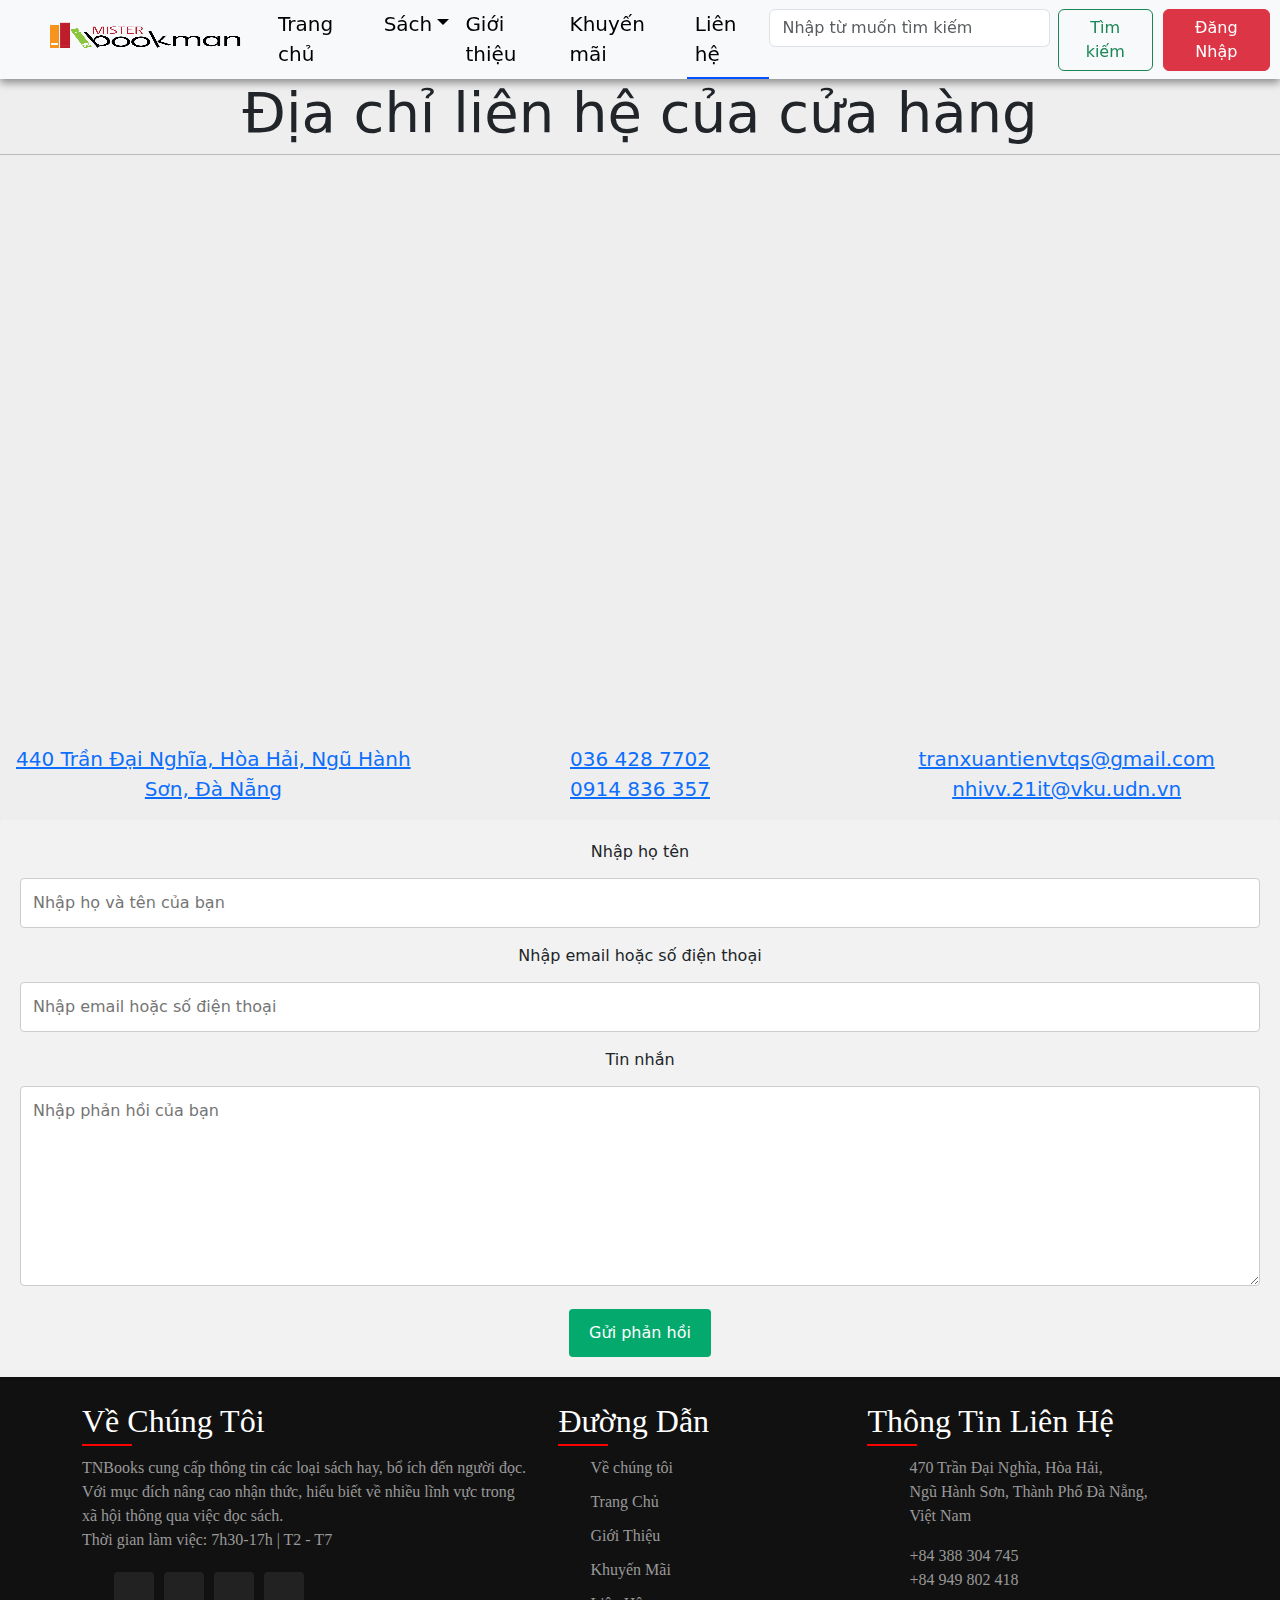
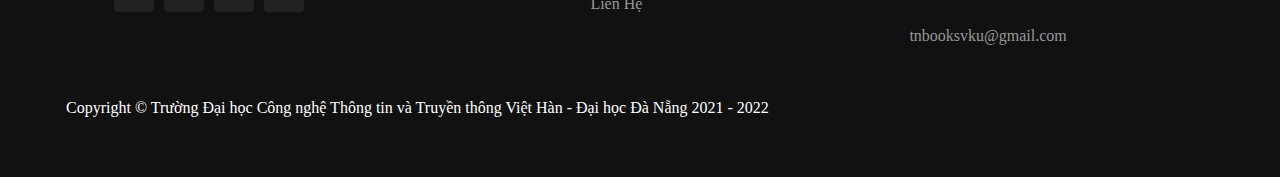
<file: lienhe.html>
<!doctype html>
<html lang="en">
  <head>
    <meta charset="utf-8">
    <meta name="viewport" content="width=device-width, initial-scale=1">
    <title>Liên hệ</title>
    
    <link rel="icon" href="./images/logo.png" type="image/x-icon">
    <link rel="stylesheet" href="https://maxcdn.bootstrapcdn.com/bootstrap/4.5.2/css/bootstrap.min.css">
    <script src="https://ajax.googleapis.com/ajax/libs/jquery/3.5.1/jquery.min.js"></script>
    <script src="https://cdnjs.cloudflare.com/ajax/libs/popper.js/1.16.0/umd/popper.min.js"></script>
    <script src="https://maxcdn.bootstrapcdn.com/bootstrap/4.5.2/js/bootstrap.min.js"></script>
    <link rel="stylesheet" href="https://use.fontawesome.com/releases/v5.7.0/css/all.css"
    integrity="sha384-lZN37f5QGtY3VHgisS14W3ExzMWZxybE1SJSEsQp9S+oqd12jhcu+A56Ebc1zFSJ" crossorigin="anonymous">
    
    <link rel="stylesheet" href="https://cdnjs.cloudflare.com/ajax/libs/twitter-bootstrap/5.1.0/css/bootstrap.min.css">

    <link rel="stylesheet" href="./css/style.css">
    <link rel="stylesheet" href="./css/lienhe.css">
    <link rel="stylesheet" href="./css/footer.css">
  </head>
  <body>

    <!-- NAVIGATION -->

    <nav class="navbar navbar-expand-lg bg-light sticky-top">
      <a class="navbar-brand" href="index.html"><img src="./images/logo1.png" alt="logo" class="logo"></a>
      <button class="navbar-toggler menu" type="button" data-toggle="collapse" data-target="#collapsibleNavbar">
        <span class="navbar-toggler-icon">MENU</span>
      </button>
      <div class="collapse navbar-collapse" id="collapsibleNavbar">
          <ul class="navbar-nav mr-auto">
          <li class="nav-item">
              <a class="nav-link" href="#">Trang chủ</a>
          </li>
          <li class="nav-item dropdown">
            <a class="nav-link dropdown-toggle" href="sach.html" id="navbardrop" data-toggle="dropdown">Sách</a>
            <div class="dropdown-menu">
              <a class="dropdown-item" href="sach.html#section1">Thời sự - Chính trị</a>
              <a class="dropdown-item" href="sach.html#section2">Tâm lý - Kỹ năng sống</a>
              <a class="dropdown-item" href="sach.html#section3">Văn học Việt Nam</a>
              <a class="dropdown-item" href="sach.html#section4">Văn học nước ngoài</a>
              <a class="dropdown-item" href="sach.html#section5">Thiếu nhi</a>
              <a class="dropdown-item" href="sach.html#section6">Tham khảo</a>
            </div>
          </li>
          <li class="nav-item">
              <a class="nav-link" href="gioithieu.html">Giới thiệu</a>
          </li>
          <li class="nav-item">
              <a class="nav-link" href="khuyenmai.html">Khuyến mãi</a>
          </li>
          <li class="nav-item">
              <a class="nav-link gachchan" href="lienhe.html">Liên hệ</a>
          </li>
        </ul>
        <ul  class="navbar-nav ml-auto">
          
          <li class="vip">
            <form class="d-flex vip" role="search">
              <input class="form-control me-2" type="search" placeholder="Nhập từ muốn tìm kiếm" aria-label="Search">
              <button class="btn btn-outline-success" type="submit"><i class="fas fa-search"></i> Tìm kiếm</button>
            </form>
          </li>
          <li class="vip">
            <form action="dangnhap.html" class="vip">
              <button type="submit" class="btn btn-danger" style="margin: 0px 10px;">
                <i class="fas fa-sign-in-alt"></i> Đăng Nhập
              </button>
            </form>
          </li>
          </ul>
      </div>
    </nav>
    <!-- end NAVIGATION -->
    <div class="container-fluid padding">
      <div class="row welcome text-center">
        <div class="col-12">
          <h1 class="display-4">Địa chỉ liên hệ của cửa hàng</h1>
        </div>
        <!-- Horizontal Rule -->
        <hr> 
        <div class="col-12">
          <!-- Google map -->
          <p><iframe src="https://www.google.com/maps/embed?pb=!1m18!1m12!1m3!1d3835.7388104523366!2d108.2510487146829!3d15.97501058893922!2m3!1f0!2f0!3f0!3m2!1i1024!2i768!4f13.1!3m3!1m2!1s0x3142108997dc971f%3A0x1295cb3d313469c9!2zVHLGsOG7nW5nIMSQ4bqhaSBo4buNYyBDw7RuZyBuZ2jhu4cgVGjDtG5nIHRpbiB2w6AgVHJ1eeG7gW4gdGjDtG5nIFZp4buHdCAtIEjDoG4!5e0!3m2!1svi!2s!4v1654393601610!5m2!1svi!2s" width="100%" height="550" style="border:0;" allowfullscreen="" loading="lazy" referrerpolicy="no-referrer-when-downgrade"></iframe></p>
          <!-- end Google map -->
        </div>
        <div class="contact-info-page" style="font-size: 20px;">
          <div class="list-contact-info">
              <div class="row justify-content-center">
                <div class="col-md-4 col-sm-4 col-xs-12">
                  <div class="item-contact-info text-center">
                      <a class="contact-icon" href="#"><i class="fas fa-map-marker-alt"></i></a>
                      <p class="contact-title">
                          <a href="#" class="contact-address-e">440 Trần Đại Nghĩa, Hòa Hải, Ngũ Hành Sơn, Đà Nẵng</a>
                      </p>
                  </div>
                </div>
                <div class="col-md-4 col-sm-4 col-xs-12">
                  <div class="item-contact-info text-center">
                      <a class="contact-icon" href="#"><i class="fas fa-phone"></i></a>
                      <p class="contact-title">
                        <a href="tel: 036 428 7702" class="center-vertical">036 428 7702</a> <br>
                        <a href="tel: 0914 836 357" class="center-vertical">0914 836 357</a>
                      </p>
                  </div>
                </div>
                  <div class="col-md-4 col-sm-4 col-xs-12">
                    <div class="item-contact-info text-center">
                        <a class="contact-icon" href="tranxuantienvtqs@gmail.com"><i class="fas fa-envelope"></i></a>
                        <p class="contact-title">
                            <a href="mailto:tranxuantienvtqs@gmail.com">tranxuantienvtqs@gmail.com</a> <br>
                            <a href="mailto:nhivv.21it@vku.udn.vn">nhivv.21it@vku.udn.vn</a>
                        </p>
                    </div>
                  </div>
              </div>
          </div>
        </div>
        <div class="container1">
          <form>
        
            <label for="fname">Nhập họ tên</label>
            <input type="text" id="fname" name="firstname" placeholder="Nhập họ và tên của bạn">
        
            <label for="lname">Nhập email hoặc số điện thoại</label>
            <input type="text" id="lname" name="lastname" placeholder="Nhập email hoặc số điện thoại">
        
            <label for="subject">Tin nhắn</label>
            <textarea id="subject" name="subject" placeholder="Nhập phản hồi của bạn" style="height:200px"></textarea>
        
            <input type="submit" value="Gửi phản hồi">
        
          </form>
        </div>
      </div>
    </div>
      <!--FOOTER-->
    <footer id="#vechungtoi">
      <div class="container">
        <!--Bắt Đầu Nội Dung Giới Thiệu-->
        <div class="noi-dung about">
          <h2>Về Chúng Tôi</h2>
          <p>TNBooks cung cấp thông tin các loại sách hay, bổ ích đến người đọc. Với mục đích nâng cao nhận thức, hiểu biết về nhiều lĩnh vực trong xã hội thông qua việc đọc sách. <br>
            Thời gian làm việc: 7h30-17h | T2 - T7</p>
          <ul class="social-icon">
            <li><a href=""><i class="fab fa-facebook"></i></a></li>
            <li><a href=""><i class="fab fa-twitter"></i></a></li>
            <li><a href=""><i class="fab fa-instagram"></i></a></li>
            <li><a href=""><i class="fab fa-youtube"></i></a></li>
          </ul>
        </div>
        <!--Kết Thúc Nội Dung Giới Thiệu-->
        <!--Bắt Đầu Nội Dung Đường Dẫn-->
        <div class="noi-dung links">
          <h2>Đường Dẫn</h2>
          <ul>
            <li><a href="#vechungtoi">Về chúng tôi</a></li>
            <li><a href="./index.html">Trang Chủ</a></li>
            <li><a href="#">Giới Thiệu</a></li>
            <li><a href="#">Khuyến Mãi</a></li>
            <li><a href="#">Liên Hệ</a></li>
          </ul>
        </div>
        <!--Kết Thúc Nội Dung Đường Dẫn-->
        <!--Bắt Đâu Nội Dung Liên Hệ-->
        <div class="noi-dung contact">
          <h2>Thông Tin Liên Hệ</h2>
          <ul class="info">
            <li>
              <span><i class="fa fa-map-marker"></i></span>
              <span>470 Trần Đại Nghĩa, Hòa Hải,<br />
                Ngũ Hành Sơn, Thành Phố Đà Nẵng,<br />
                Việt Nam</span>
            </li>
            <li>
              <span><i class="fa fa-phone"></i></span>
              <p><a href="#">+84 388 304 745</a>
                <br />
                <a href="#">+84 949 802 418</a></p>
            </li>
            <li>
              <span><i class="fa fa-envelope"></i></span>
              <p><a href="#">tnbooksvku@gmail.com</a></p>
            </li>
          </ul>
        </div>
        <!--Kết Thúc Nội Dung Liên Hệ-->
      </div>
      <div class="text-center p-3 text-whi">
        <p>Copyright &copy; Trường Đại học Công nghệ Thông tin và Truyền thông Việt Hàn - Đại học Đà Nẵng 2021 - 2022</p>
      </div>
    </footer>


  </body>
</html>
</file>
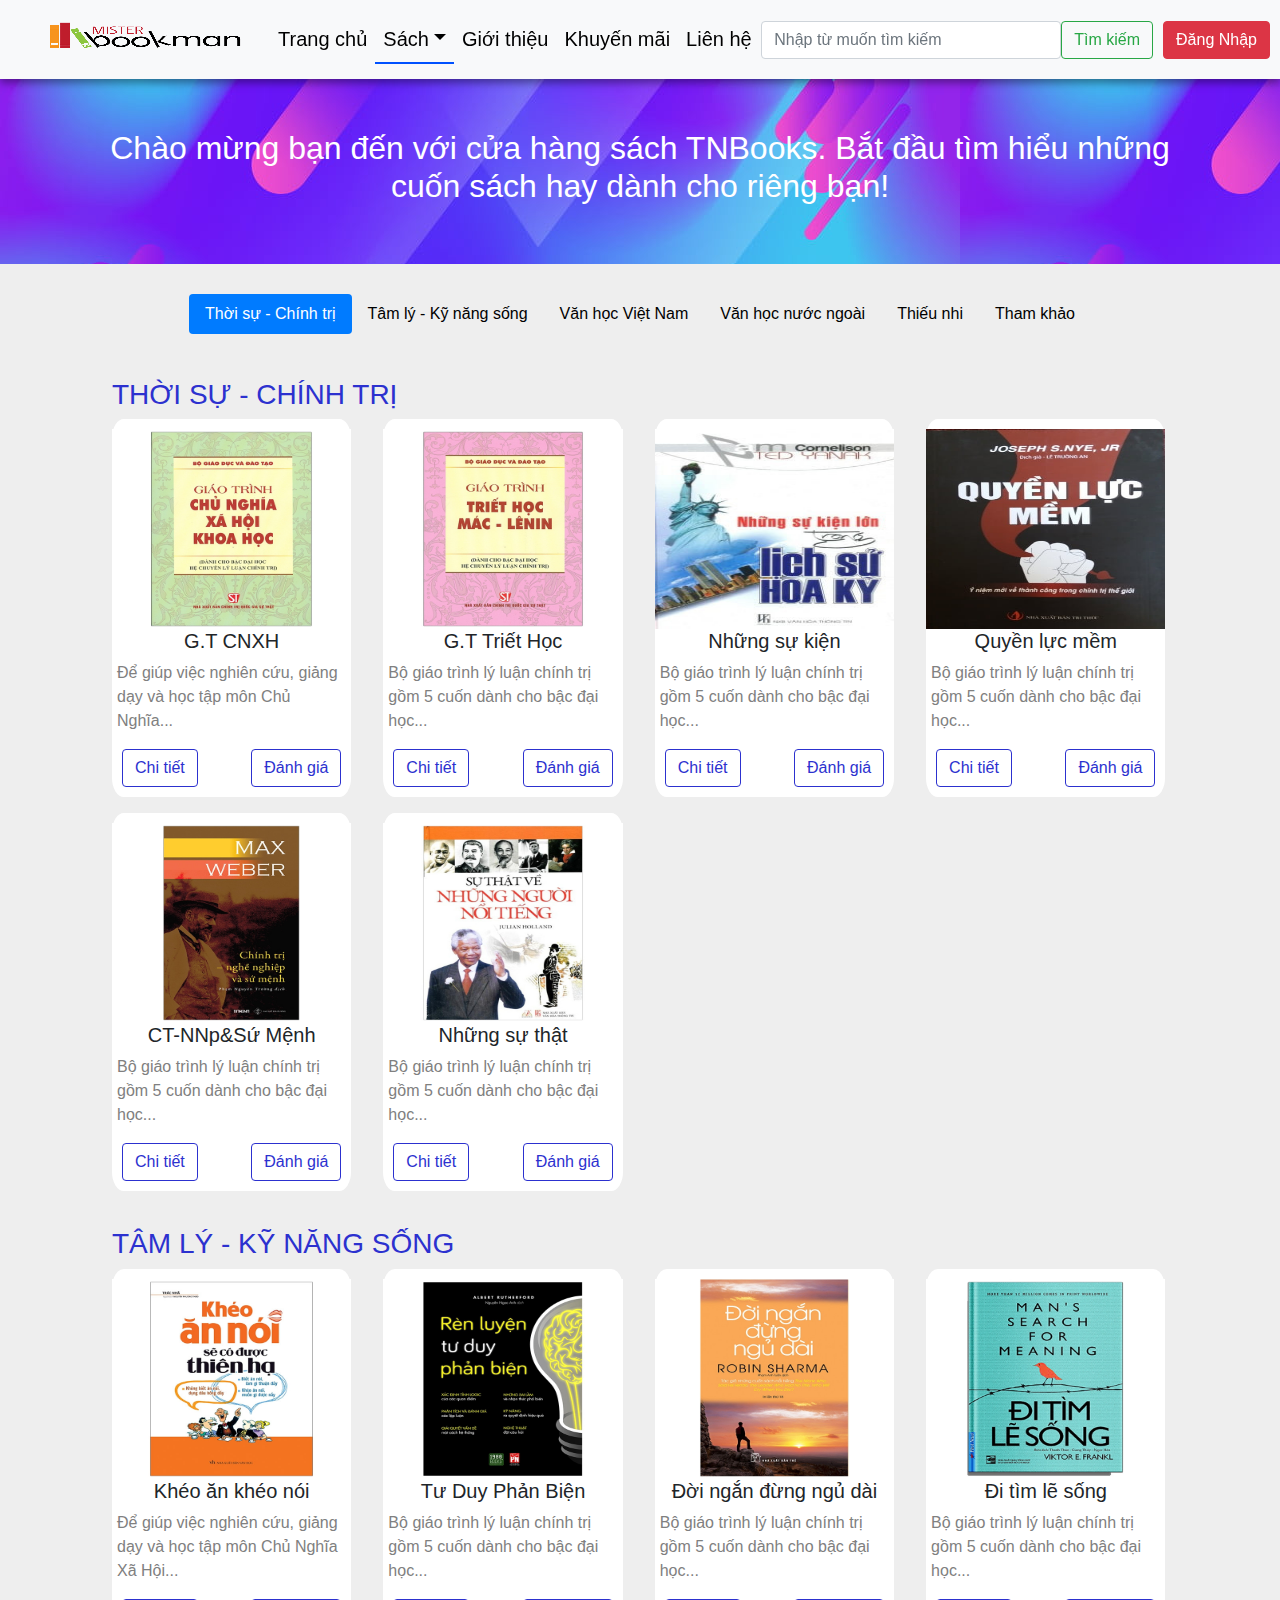
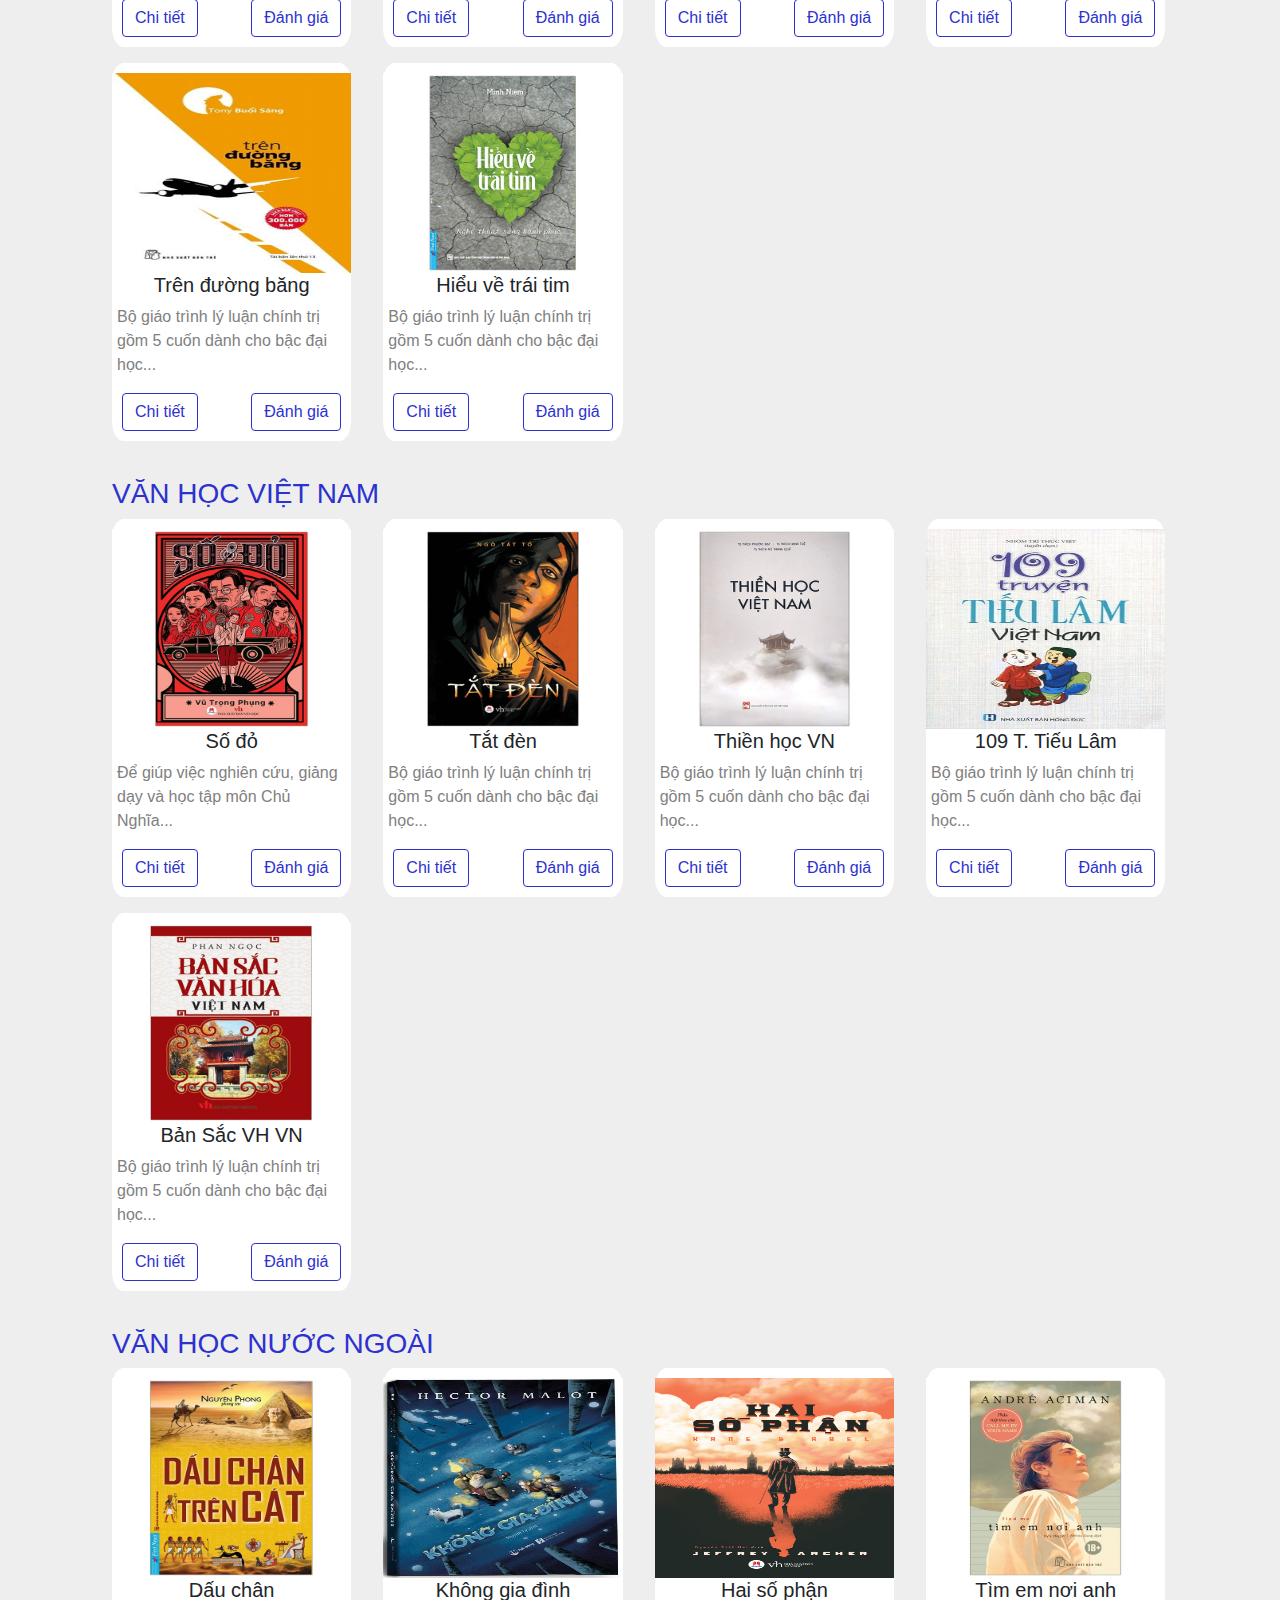
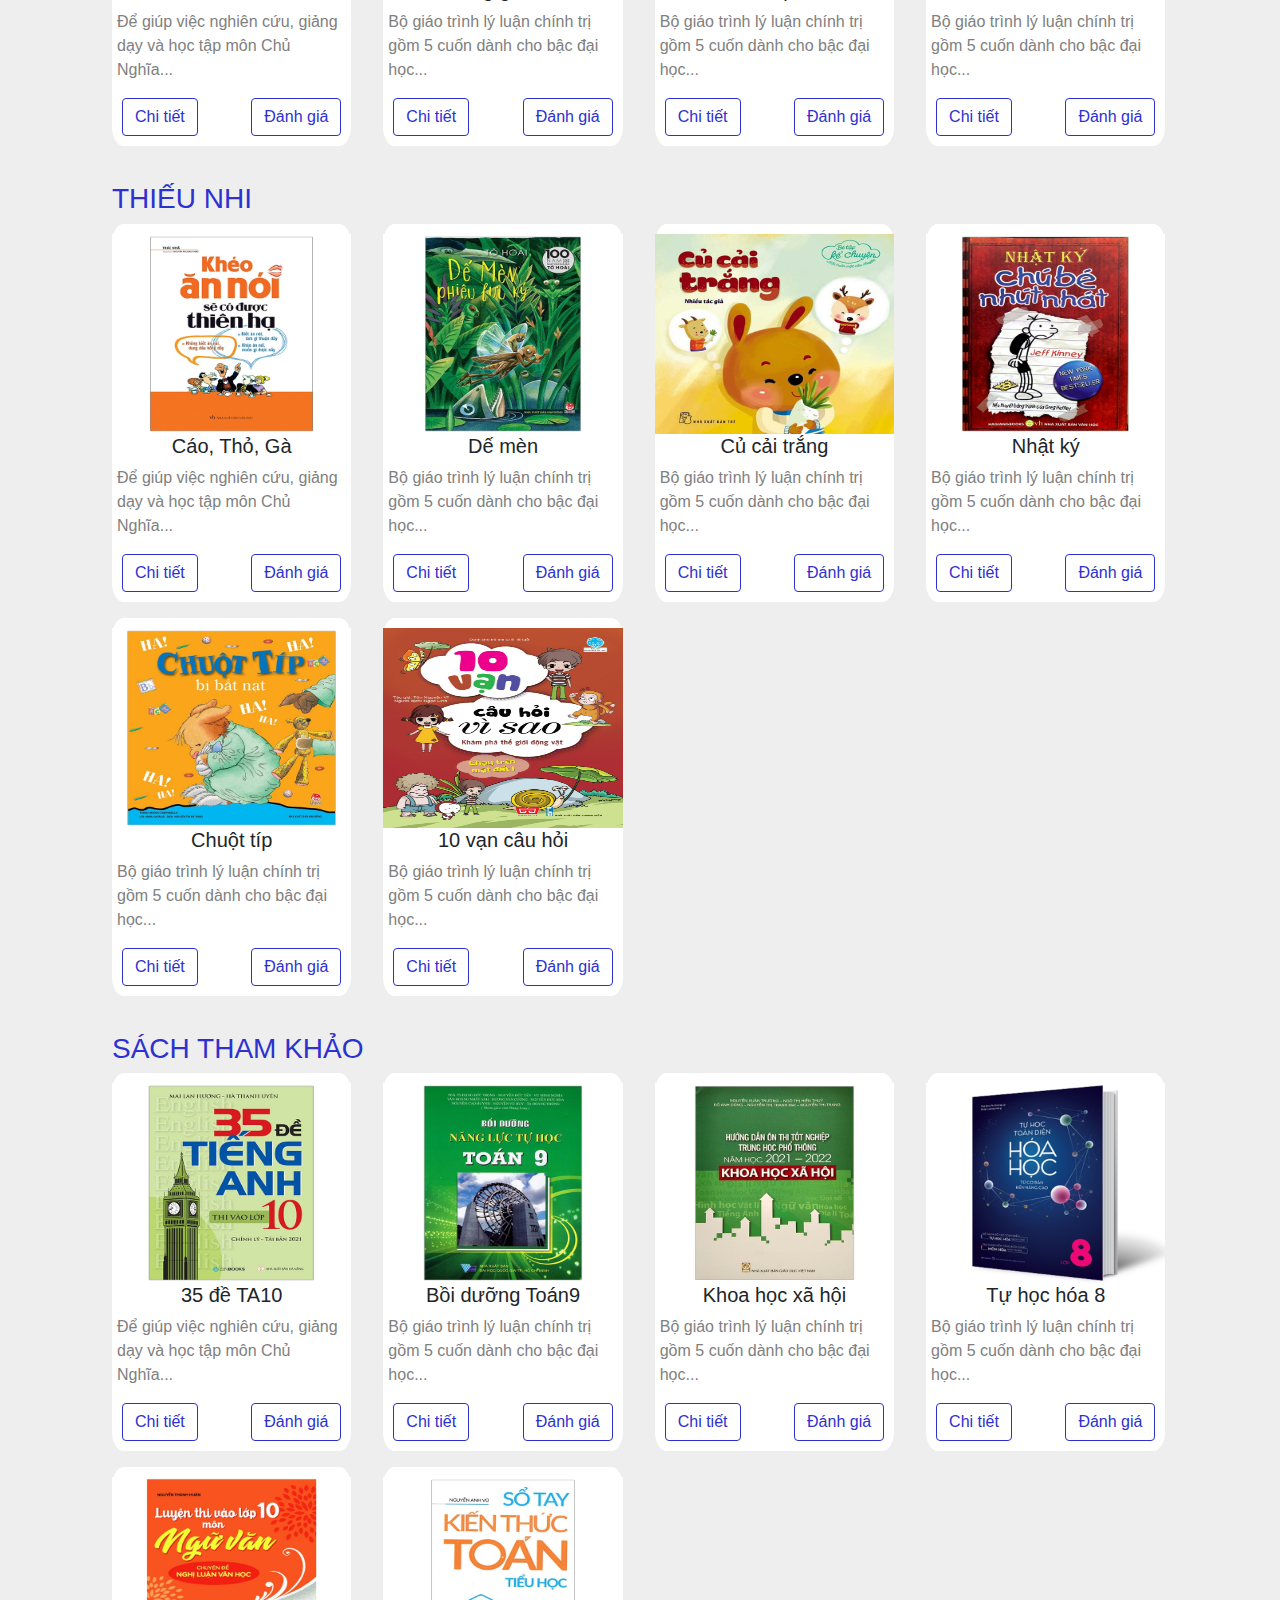
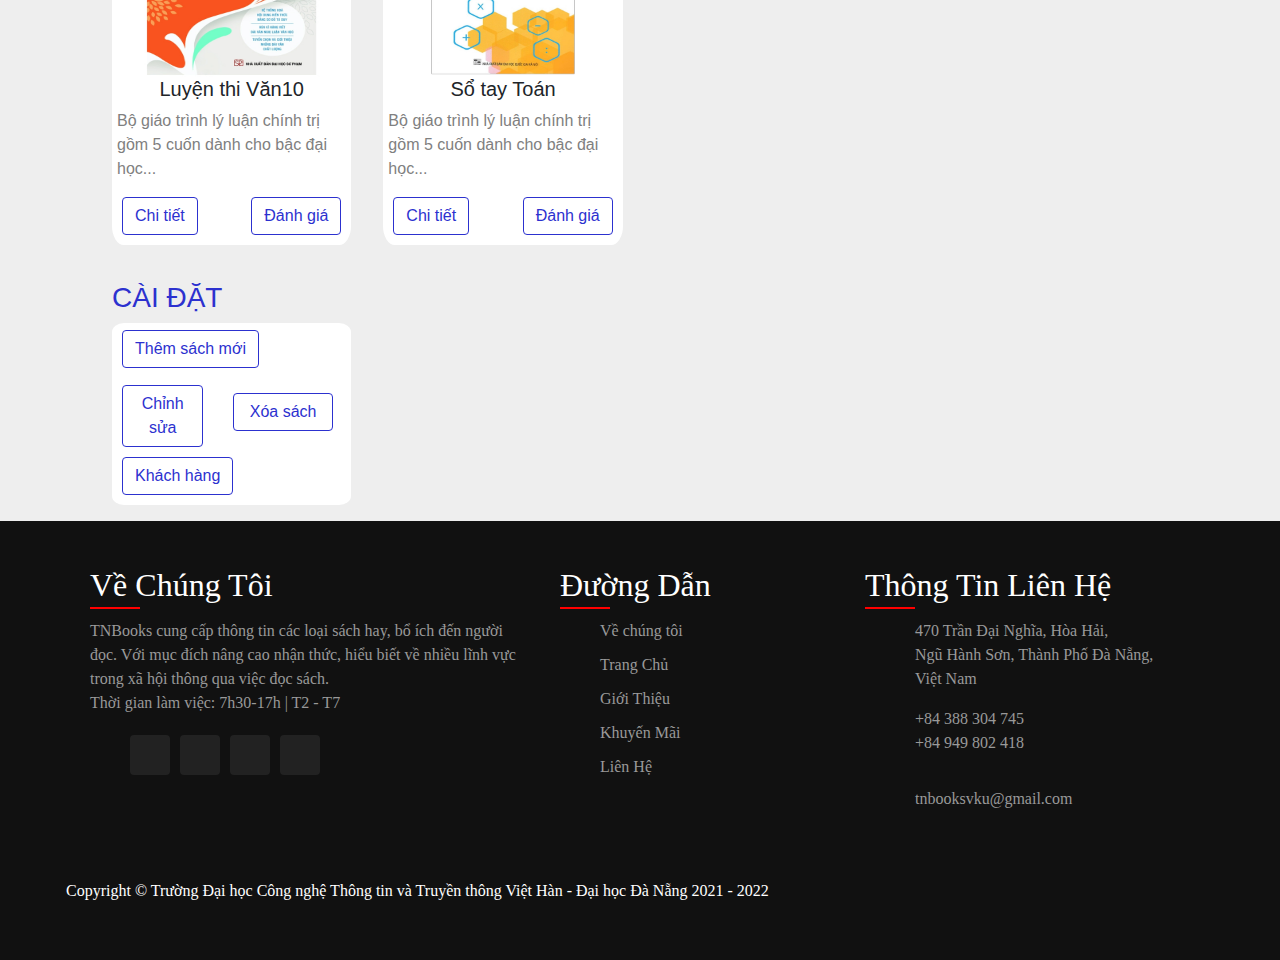
<file: sach.html>
<!doctype html>
<html lang="en">
  <head>
    <meta charset="utf-8">
    <meta name="viewport" content="width=device-width, initial-scale=1">
    <title>Các loại sách</title>
    
    <link rel="icon" href="./images/logo.png" type="image/x-icon">
	<link rel="stylesheet" href="https://cdn.jsdelivr.net/npm/bootstrap@4.6.1/dist/css/bootstrap.min.css">
	<link rel="stylesheet" href="https://maxcdn.bootstrapcdn.com/bootstrap/4.5.2/css/bootstrap.min.css">
	<script src="https://ajax.googleapis.com/ajax/libs/jquery/3.5.1/jquery.min.js"></script>
	<script src="https://cdnjs.cloudflare.com/ajax/libs/popper.js/1.16.0/umd/popper.min.js"></script>
	<script src="https://maxcdn.bootstrapcdn.com/bootstrap/4.5.2/js/bootstrap.min.js"></script>
	<link rel="stylesheet" href="https://use.fontawesome.com/releases/v5.7.0/css/all.css"
	integrity="sha384-lZN37f5QGtY3VHgisS14W3ExzMWZxybE1SJSEsQp9S+oqd12jhcu+A56Ebc1zFSJ" crossorigin="anonymous">

    
	<link rel="stylesheet" href="./css/style.css">
    <link rel="stylesheet" href="./css/sach.css">
    <link rel="stylesheet" href="./css/nhanxet.css">
	<link rel="stylesheet" href="./css/footer.css">
    
	<script src="https://cdn.ckeditor.com/ckeditor5/27.1.0/inline/ckeditor.js"></script>
    <script src="./js/btn-top.js"></script>
	
  </head>
  <body>

    <span id="back-to-top">
		<i class="fas fa-chevron-up fa-2x"></i>
	</span>

	<!-- NAVIGATION -->

	<nav class="navbar navbar-expand-lg bg-light sticky-top">
		<a class="navbar-brand" href="index.html"><img src="./images/logo1.png" alt="logo" class="logo"></a>
		<button class="navbar-toggler menu" type="button" data-toggle="collapse" data-target="#collapsibleNavbar">
			<span class="navbar-toggler-icon">MENU</span>
		</button>
		<div class="collapse navbar-collapse" id="collapsibleNavbar">
		    <ul class="navbar-nav mr-auto">
				<li class="nav-item">
				    <a class="nav-link" href="./index.html">Trang chủ</a>
				</li>
				<li class="nav-item dropdown">
					<a class="nav-link dropdown-toggle gachchan" href="./sach.html" id="navbardrop" data-toggle="dropdown">Sách</a>
						<div class="dropdown-menu">
							<a class="dropdown-item" href="sach.html#section1">Thời sự - Chính trị</a>
							<a class="dropdown-item" href="sach.html#section2">Tâm lý - Kỹ năng sống</a>
							<a class="dropdown-item" href="sach.html#section3">Văn học Việt Nam</a>
							<a class="dropdown-item" href="sach.html#section4">Văn học nước ngoài</a>
							<a class="dropdown-item" href="sach.html#section5">Thiếu nhi</a>
							<a class="dropdown-item" href="sach.html#section6">Tham khảo</a>
						</div>
				</li>
				<li class="nav-item">
				    <a class="nav-link" href="gioithieu.html">Giới thiệu</a>
				</li>
				<li class="nav-item">
				    <a class="nav-link" href="khuyenmai.html">Khuyến mãi</a>
				</li>
				<li class="nav-item">
				    <a class="nav-link" href="lienhe.html">Liên hệ</a>
				</li>
			</ul>
			<ul  class="navbar-nav ml-auto">
				
				<li class="vip">
					<form class="d-flex vip" role="search">
						<input class="form-control me-2" type="search" placeholder="Nhập từ muốn tìm kiếm" aria-label="Search">
						<button class="btn btn-outline-success" type="submit"><i class="fas fa-search"></i> Tìm kiếm</button>
					</form>
				</li>
				<li class="vip">
					<form action="dangnhap.html" class="vip">
						<button type="submit" class="btn btn-danger" style="margin: 0px 10px;">
							<i class="fas fa-sign-in-alt"></i> Đăng Nhập
						</button>
					</form>
				</li>
		    </ul>
		</div>
	</nav>


	<!--BANNER-->
	<div class="headlearn" style="background: url(./images/bannerfull.jpg);">
		<div class="container">
			<h2 class="text-whi">Chào mừng bạn đến với cửa hàng sách TNBooks. Bắt đầu tìm hiểu những cuốn sách hay dành cho riêng bạn!</h2>
		</div>
	</div>


            
    <!-- MENU TAB -->
    
    <div class="menu-tab">
        <ul class="nav justify-content-center nav-pills">
            <li class="nav-item">
                <a class="nav-link active" data-toggle="pill" href="#section1">Thời sự - Chính trị</a>
            </li>
            <li class="nav-item">
                <a class="nav-link" data-toggle="pill" href="#section2">Tâm lý - Kỹ năng sống</a>
            </li>
            <li class="nav-item">
                <a class="nav-link" data-toggle="pill" href="#section3">Văn học Việt Nam</a>
            </li>
            <li class="nav-item">
                <a class="nav-link" data-toggle="pill" href="section4">Văn học nước ngoài</a>
            </li>
            <li class="nav-item">
                <a class="nav-link" data-toggle="pill" href="section5">Thiếu nhi</a>
            </li>
            <li class="nav-item">
                <a class="nav-link" data-toggle="pill" href="section6">Tham khảo</a>
            </li>
        </ul>
        <br>

        <!-- SÁCH THỜI SỰ-CHÍNH TRỊ -->
        <div id="section1" class="topp">
            <div class="row">
                <div class=col-sm-12>
                    <h3 id="tieudelearn">THỜI SỰ - CHÍNH TRỊ</h5>
                </div>
                <div class=col-sm-12>
                    <div title="Giáo trình CNXH Khoa Học" class="toplearn ima_learn" id="topx">
                        <img src="./images/ts1.jpg" alt="Giáo trình CNXH Khoa Học."><br>
                        <h5>G.T CNXH</h5>
                        <p>Để giúp việc nghiên cứu, giảng dạy và học tập môn Chủ Nghĩa...</p>
                        <div>
                            <form action="#!">
                                <div class="form-row">
                                    <div class="col">
                                        <button type="submit" class="btn btn-outline-x" style="margin:0px 0px 10px 10px;" data-toggle="modal" data-target="#myModal1">Chi tiết</i></button>
                                        <div class="modal" id="myModal1">
                                            <div class="modal-dialog">
                                                <div class="modal-content">
                                                    <div class="modal-header">
                                                        <h3>Giáo trình CNXH Khoa Học</h3>
                                                    </div>
                                                    <p style="margin:10px;">Giáo Trình Chủ Nghĩa Xã Hội Khoa Học (Tái Bản)
                                                        Để giúp việc nghiên cứu, giảng dạy và học tập môn Chủ Nghĩa Xã Hội Khoa Học 
                                                        một cách có hệ thống trên cơ sở đổi mới cả về cách tiếp cận và phân tích lý 
                                                        luận cũng như cố gắng cập nhật với thực tiễn của thời đại, dưới sự chỉ đạo 
                                                        của Hội Đồng Trung ương chỉ đạo biên soạn giáo trình quốc gia các bộ môn khoa học 
                                                        Mác - Lênnin, tư tưởng Hồ Chí Minh, Ban biên soạn giáo trình chủ nghĩa xã hội khoa 
                                                        học gồm các nhà khoa học đầu đàn trên lĩnh vực này, do GS. TS Đỗ Nguyên Phương chủ biên, 
                                                        đã hoàn thành việc biên soạn Chủ Nghĩa Xã Hội Khoa Học.
                                                    </p>
                                                </div>
                                            </div>
                                        </div>
                                    </div>
                                    <button type="submit" class="btn btn-outline-x" style="margin:0px 15px 10px 10px;" data-toggle="modal" data-target="#dg1">Đánh giá</i></button>
                                    <div class="modal" id="dg1">
                                        <div class="modal-dialog">
                                            <div class="modal-content" id="nx">
                                                <div class="modal-header">
                                                    <h3>Đánh giá sách</h3>
                                                </div>
                                                <div id="danhgia">
                                                    <h3 class="dg-nxet">Đánh giá của khách hàng</h3>
                                            
                                                    <div class="container">
                                                    <form action="/action_page.php">
                                                        <label for="fname">Họ tên</label>
                                                        <input type="text" id="fname" name="firstname" placeholder="Nhập họ tên của bạn">
                                            
                                                        <label for="email">Nhập email</label>
                                                        <input type="text" id="email" name="email" placeholder="Nhập email của bạn">
                                            
                                                        <label for="tdnhanxet">Tiêu đề nhận xét</label>
                                                        <input type="text" id="tdnhanxet" name="tdnhanxet" placeholder="Nhập tiêu đề nhận xét">
                                            
                                                        <label for="subject">Viết nhận xét</label>
                                                        <textarea id="subject" name="subject" placeholder="Viết nhận xét của bạn" style="height:200px"></textarea>
                                            
                                                        <input class="btn btn-primary" type="submit" value="Gửi nhận xét">
                                                    </form>
                                                    </div>
                                                </div>
                                            </div>
                                        </div>
                                    </div>
                                </div>
                            </form>
                        </div>
                    </div>
                    
                    <div title="Giáo Trình Triết Học Mác - Lênin" class="toplearn ima_learn" id="topx">
                        <img src="./images/ts2.jpg" alt="Giáo Trình Triết Học Mác - Lênin."><br>
                        <h5>G.T Triết Học</h5>
                        <p>Bộ giáo trình lý luận chính trị gồm 5 cuốn dành cho bậc đại học...</p>
                        <div>
                            <form action="#!">
                                <div class="form-row">
                                    <div class="col">
                                        <button type="submit" class="btn btn-outline-x" style="margin:0px 0px 10px 10px;" data-toggle="modal" data-target="#myModal2">Chi tiết</i></button>
                                        <div class="modal" id="myModal2">
                                            <div class="modal-dialog">
                                                <div class="modal-content">
                                                    <div class="modal-header">
                                                        <h3>Giáo Trình Triết Học Mác - Lênin</h3>
                                                    </div>
                                                    <p style="margin:10px;">Bộ giáo trình lý luận chính trị gồm 5 cuốn dành cho bậc đại học hệ không chuyên lý luận chính trị.
                                                        Bộ sách là tài liệu giảng dạy, học tập cho giảng viên, sinh viên các trường đại học theo chương trình mới do Bộ Giáo dục và Đào tạo và Nhà xuất bản Chính trị Quốc gia xuất bản.
                                                        Bộ giáo trình được biên soạn theo tinh thần đổi mới cả về nội dung và phương pháp giảng dạy, tiếp cận với những phương pháp giáo dục mới, cập nhật những nghiên cứu, kiến thức lý luận chính trị mới, chú trọng liên hệ với thực tiễn công cuộc đổi mới, phát triển đất nước.
                                                        Bộ giáo trình dành cho bậc đại học hệ không chuyên lý luận chính trị, cung cấp các vấn đề cơ bản nhất về chủ nghĩa Mác - Lênin, trọng tâm là về chủ nghĩa duy vật biện chứng, chủ nghĩa duy vật lịch sử, gắn với tư tưởng Hồ Chí Minh và đường lối, chủ trương của Đảng.
                                                    </p>
                                                </div>
                                            </div>
                                        </div>
                                    </div>
                                    <button type="submit" class="btn btn-outline-x" style="margin:0px 15px 10px 10px;" data-toggle="modal" data-target="#dg1">Đánh giá</i></button>
                                    <div class="modal" id="dg1">
                                        <div class="modal-dialog">
                                            <div class="modal-content" id="nx">
                                                <div class="modal-header">
                                                    <h3>Đánh giá sách</h3>
                                                </div>
                                                <div id="danhgia">
                                                    <h3 class="dg-nxet">Đánh giá của khách hàng</h3>
                                            
                                                    <div class="container">
                                                    <form action="/action_page.php">
                                                        <label for="fname">Họ tên</label>
                                                        <input type="text" id="fname" name="firstname" placeholder="Nhập họ tên của bạn">
                                            
                                                        <label for="email">Nhập email</label>
                                                        <input type="text" id="email" name="email" placeholder="Nhập email của bạn">
                                            
                                                        <label for="tdnhanxet">Tiêu đề nhận xét</label>
                                                        <input type="text" id="tdnhanxet" name="tdnhanxet" placeholder="Nhập tiêu đề nhận xét">
                                            
                                                        <label for="subject">Viết nhận xét</label>
                                                        <textarea id="subject" name="subject" placeholder="Viết nhận xét của bạn" style="height:200px"></textarea>
                                            
                                                        <input class="btn btn-primary" type="reset" value="Gửi nhận xét">
                                                    </form>
                                                    </div>
                                                </div>
                                            </div>
                                        </div>
                                    </div>
                                </div>
                            </form>
                        </div>
                    </div>	
                    
                    <div title="Những Sự Kiện Lớn Lịch Sử Hoa Kỳ" class="toplearn ima_learn" id="topx">
                        <img src="./images/ts6.jpg" alt="Những Sự Kiện Lớn Lịch Sử Hoa Kỳ."><br>
                        <h5>Những sự kiện</h5>
                        <p>Bộ giáo trình lý luận chính trị gồm 5 cuốn dành cho bậc đại học...</p>
                        <div>
                            <form action="#!">
                                <div class="form-row">
                                    <div class="col">
                                        <button type="submit" class="btn btn-outline-x" style="margin:0px 0px 10px 10px;" data-toggle="modal" data-target="#myModal6">Chi tiết</i></button>
                                        <div class="modal" id="myModal6">
                                            <div class="modal-dialog">
                                                <div class="modal-content">
                                                    <div class="modal-header">
                                                        <h3>Những Sự Kiện Lớn Lịch Sử Hoa Kỳ</h3>
                                                    </div>
                                                    <p style="margin:10px;">Bộ giáo trình lý luận chính trị gồm 5 cuốn dành cho bậc đại học hệ không chuyên lý luận chính trị.
                                                        Bộ sách là tài liệu giảng dạy, học tập cho giảng viên, sinh viên các trường đại học theo chương trình mới do Bộ Giáo dục và Đào tạo và Nhà xuất bản Chính trị Quốc gia xuất bản.
                                                        Bộ giáo trình được biên soạn theo tinh thần đổi mới cả về nội dung và phương pháp giảng dạy, tiếp cận với những phương pháp giáo dục mới, cập nhật những nghiên cứu, kiến thức lý luận chính trị mới, chú trọng liên hệ với thực tiễn công cuộc đổi mới, phát triển đất nước.
                                                        Bộ giáo trình dành cho bậc đại học hệ không chuyên lý luận chính trị, cung cấp các vấn đề cơ bản nhất về chủ nghĩa Mác - Lênin, trọng tâm là về chủ nghĩa duy vật biện chứng, chủ nghĩa duy vật lịch sử, gắn với tư tưởng Hồ Chí Minh và đường lối, chủ trương của Đảng.
                                                    </p>
                                                </div>
                                            </div>
                                        </div>
                                    </div>
                                    <button type="submit" class="btn btn-outline-x" style="margin:0px 15px 10px 10px;" data-toggle="modal" data-target="#dg1">Đánh giá</i></button>
                                    <div class="modal" id="dg1">
                                        <div class="modal-dialog">
                                            <div class="modal-content" id="nx">
                                                <div class="modal-header">
                                                    <h3>Đánh giá sách</h3>
                                                </div>
                                                <div id="danhgia">
                                                    <h3 class="dg-nxet">Đánh giá của khách hàng</h3>
                                            
                                                    <div class="container">
                                                    <form action="/action_page.php">
                                                        <label for="fname">Họ tên</label>
                                                        <input type="text" id="fname" name="firstname" placeholder="Nhập họ tên của bạn">
                                            
                                                        <label for="email">Nhập email</label>
                                                        <input type="text" id="email" name="email" placeholder="Nhập email của bạn">
                                            
                                                        <label for="tdnhanxet">Tiêu đề nhận xét</label>
                                                        <input type="text" id="tdnhanxet" name="tdnhanxet" placeholder="Nhập tiêu đề nhận xét">
                                            
                                                        <label for="subject">Viết nhận xét</label>
                                                        <textarea id="subject" name="subject" placeholder="Viết nhận xét của bạn" style="height:200px"></textarea>
                                            
                                                        <input class="btn btn-primary" type="reset" value="Gửi nhận xét">
                                                    </form>
                                                    </div>
                                                </div>
                                            </div>
                                        </div>
                                    </div>
                                </div>
                            </form>
                        </div>
                    </div>

                    <div title="Quyền lực mềm" class="toplearn ima_learn" id="topx">
                        <img src="./images/ts3.jpg" alt="Quyền lực mềm."><br>
                        <h5>Quyền lực mềm</h5>
                        <p>Bộ giáo trình lý luận chính trị gồm 5 cuốn dành cho bậc đại học...</p>
                        <div>
                            <form action="#!">
                                <div class="form-row">
                                    <div class="col">
                                        <button type="submit" class="btn btn-outline-x" style="margin:0px 0px 10px 10px;" data-toggle="modal" data-target="#myModal3">Chi tiết</i></button>
                                        <div class="modal" id="myModal3">
                                            <div class="modal-dialog">
                                                <div class="modal-content">
                                                    <div class="modal-header">
                                                        <h3>Quyền lực mềm</h3>
                                                    </div>
                                                    <p style="margin:10px;">Bộ giáo trình lý luận chính trị gồm 5 cuốn dành cho bậc đại học hệ không chuyên lý luận chính trị.
                                                        Bộ sách là tài liệu giảng dạy, học tập cho giảng viên, sinh viên các trường đại học theo chương trình mới do Bộ Giáo dục và Đào tạo và Nhà xuất bản Chính trị Quốc gia xuất bản.
                                                        Bộ giáo trình được biên soạn theo tinh thần đổi mới cả về nội dung và phương pháp giảng dạy, tiếp cận với những phương pháp giáo dục mới, cập nhật những nghiên cứu, kiến thức lý luận chính trị mới, chú trọng liên hệ với thực tiễn công cuộc đổi mới, phát triển đất nước.
                                                        Bộ giáo trình dành cho bậc đại học hệ không chuyên lý luận chính trị, cung cấp các vấn đề cơ bản nhất về chủ nghĩa Mác - Lênin, trọng tâm là về chủ nghĩa duy vật biện chứng, chủ nghĩa duy vật lịch sử, gắn với tư tưởng Hồ Chí Minh và đường lối, chủ trương của Đảng.
                                                    </p>
                                                </div>
                                            </div>
                                        </div>
                                    </div>
                                    <button type="submit" class="btn btn-outline-x" style="margin:0px 15px 10px 10px;" data-toggle="modal" data-target="#dg1">Đánh giá</i></button>
                                    <div class="modal" id="dg1">
                                        <div class="modal-dialog">
                                            <div class="modal-content" id="nx">
                                                <div class="modal-header">
                                                    <h3>Đánh giá sách</h3>
                                                </div>
                                                <div id="danhgia">
                                                    <h3 class="dg-nxet">Đánh giá của khách hàng</h3>
                                            
                                                    <div class="container">
                                                    <form action="/action_page.php">
                                                        <label for="fname">Họ tên</label>
                                                        <input type="text" id="fname" name="firstname" placeholder="Nhập họ tên của bạn">
                                            
                                                        <label for="email">Nhập email</label>
                                                        <input type="text" id="email" name="email" placeholder="Nhập email của bạn">
                                            
                                                        <label for="tdnhanxet">Tiêu đề nhận xét</label>
                                                        <input type="text" id="tdnhanxet" name="tdnhanxet" placeholder="Nhập tiêu đề nhận xét">
                                            
                                                        <label for="subject">Viết nhận xét</label>
                                                        <textarea id="subject" name="subject" placeholder="Viết nhận xét của bạn" style="height:200px"></textarea>
                                            
                                                        <input class="btn btn-primary" type="reset" value="Gửi nhận xét">
                                                    </form>
                                                    </div>
                                                </div>
                                            </div>
                                        </div>
                                    </div>
                                </div>
                            </form>
                        </div>
                    </div>

                    <div title="Chính Trị-Nghề Nghiệp & Sứ Mệnh" class="toplearn ima_learn" id="topx">
                        <img src="./images/ts4.jpg" alt="Quyền lực mềm."><br>
                        <h5>CT-NNp&Sứ Mệnh</h5>
                        <p>Bộ giáo trình lý luận chính trị gồm 5 cuốn dành cho bậc đại học...</p>
                        <div>
                            <form action="#!">
                                <div class="form-row">
                                    <div class="col">
                                        <button type="submit" class="btn btn-outline-x" style="margin:0px 0px 10px 10px;" data-toggle="modal" data-target="#myModal4">Chi tiết</i></button>
                                        <div class="modal" id="myModal4">
                                            <div class="modal-dialog">
                                                <div class="modal-content">
                                                    <div class="modal-header">
                                                        <h3>Chính Trị-Nghề Nghiệp & Sứ Mệnh</h3>
                                                    </div>
                                                    <p style="margin:10px;">Bộ giáo trình lý luận chính trị gồm 5 cuốn dành cho bậc đại học hệ không chuyên lý luận chính trị.
                                                        Bộ sách là tài liệu giảng dạy, học tập cho giảng viên, sinh viên các trường đại học theo chương trình mới do Bộ Giáo dục và Đào tạo và Nhà xuất bản Chính trị Quốc gia xuất bản.
                                                        Bộ giáo trình được biên soạn theo tinh thần đổi mới cả về nội dung và phương pháp giảng dạy, tiếp cận với những phương pháp giáo dục mới, cập nhật những nghiên cứu, kiến thức lý luận chính trị mới, chú trọng liên hệ với thực tiễn công cuộc đổi mới, phát triển đất nước.
                                                        Bộ giáo trình dành cho bậc đại học hệ không chuyên lý luận chính trị, cung cấp các vấn đề cơ bản nhất về chủ nghĩa Mác - Lênin, trọng tâm là về chủ nghĩa duy vật biện chứng, chủ nghĩa duy vật lịch sử, gắn với tư tưởng Hồ Chí Minh và đường lối, chủ trương của Đảng.
                                                    </p>
                                                </div>
                                            </div>
                                        </div>
                                    </div>
                                    <button type="submit" class="btn btn-outline-x" style="margin:0px 15px 10px 10px;" data-toggle="modal" data-target="#dg1">Đánh giá</i></button>
                                    <div class="modal" id="dg1">
                                        <div class="modal-dialog">
                                            <div class="modal-content" id="nx">
                                                <div class="modal-header">
                                                    <h3>Đánh giá sách</h3>
                                                </div>
                                                <div id="danhgia">
                                                    <h3 class="dg-nxet">Đánh giá của khách hàng</h3>
                                            
                                                    <div class="container">
                                                    <form action="/action_page.php">
                                                        <label for="fname">Họ tên</label>
                                                        <input type="text" id="fname" name="firstname" placeholder="Nhập họ tên của bạn">
                                            
                                                        <label for="email">Nhập email</label>
                                                        <input type="text" id="email" name="email" placeholder="Nhập email của bạn">
                                            
                                                        <label for="tdnhanxet">Tiêu đề nhận xét</label>
                                                        <input type="text" id="tdnhanxet" name="tdnhanxet" placeholder="Nhập tiêu đề nhận xét">
                                            
                                                        <label for="subject">Viết nhận xét</label>
                                                        <textarea id="subject" name="subject" placeholder="Viết nhận xét của bạn" style="height:200px"></textarea>
                                            
                                                        <input class="btn btn-primary" type="reset" value="Gửi nhận xét">
                                                    </form>
                                                    </div>
                                                </div>
                                            </div>
                                        </div>
                                    </div>
                                </div>
                            </form>
                        </div>
                    </div>

                    <div title="Những sự thật về người nổi tiếng" class="toplearn ima_learn" id="topx">
                        <img src="./images/ts5.jpg" alt="Quyền lực mềm."><br>
                        <h5>Những sự thật</h5>
                        <p>Bộ giáo trình lý luận chính trị gồm 5 cuốn dành cho bậc đại học...</p>
                        <div>
                            <form action="#!">
                                <div class="form-row">
                                    <div class="col">
                                        <button type="submit" class="btn btn-outline-x" style="margin:0px 0px 10px 10px;" data-toggle="modal" data-target="#myModal5">Chi tiết</i></button>
                                        <div class="modal" id="myModal5">
                                            <div class="modal-dialog">
                                                <div class="modal-content">
                                                    <div class="modal-header">
                                                        <h3>Những sự thật về người nổi tiếng</h3>
                                                    </div>
                                                    <p style="margin:10px;">Bộ giáo trình lý luận chính trị gồm 5 cuốn dành cho bậc đại học hệ không chuyên lý luận chính trị.
                                                        Bộ sách là tài liệu giảng dạy, học tập cho giảng viên, sinh viên các trường đại học theo chương trình mới do Bộ Giáo dục và Đào tạo và Nhà xuất bản Chính trị Quốc gia xuất bản.
                                                        Bộ giáo trình được biên soạn theo tinh thần đổi mới cả về nội dung và phương pháp giảng dạy, tiếp cận với những phương pháp giáo dục mới, cập nhật những nghiên cứu, kiến thức lý luận chính trị mới, chú trọng liên hệ với thực tiễn công cuộc đổi mới, phát triển đất nước.
                                                        Bộ giáo trình dành cho bậc đại học hệ không chuyên lý luận chính trị, cung cấp các vấn đề cơ bản nhất về chủ nghĩa Mác - Lênin, trọng tâm là về chủ nghĩa duy vật biện chứng, chủ nghĩa duy vật lịch sử, gắn với tư tưởng Hồ Chí Minh và đường lối, chủ trương của Đảng.
                                                    </p>
                                                </div>
                                            </div>
                                        </div>
                                    </div>
                                    <button type="submit" class="btn btn-outline-x" style="margin:0px 15px 10px 10px;" data-toggle="modal" data-target="#dg1">Đánh giá</i></button>
                                    <div class="modal" id="dg1">
                                        <div class="modal-dialog">
                                            <div class="modal-content" id="nx">
                                                <div class="modal-header">
                                                    <h3>Đánh giá sách</h3>
                                                </div>
                                                <div id="danhgia">
                                                    <h3 class="dg-nxet">Đánh giá của khách hàng</h3>
                                            
                                                    <div class="container">
                                                    <form action="/action_page.php">
                                                        <label for="fname">Họ tên</label>
                                                        <input type="text" id="fname" name="firstname" placeholder="Nhập họ tên của bạn">
                                            
                                                        <label for="email">Nhập email</label>
                                                        <input type="text" id="email" name="email" placeholder="Nhập email của bạn">
                                            
                                                        <label for="tdnhanxet">Tiêu đề nhận xét</label>
                                                        <input type="text" id="tdnhanxet" name="tdnhanxet" placeholder="Nhập tiêu đề nhận xét">
                                            
                                                        <label for="subject">Viết nhận xét</label>
                                                        <textarea id="subject" name="subject" placeholder="Viết nhận xét của bạn" style="height:200px"></textarea>
                                            
                                                        <input class="btn btn-primary" type="reset" value="Gửi nhận xét">
                                                    </form>
                                                    </div>
                                                </div>
                                            </div>
                                        </div>
                                    </div>
                                </div>
                            </form>
                        </div>
                    </div>
                </div>
            </div>
        </div>

        <!--TÂM LÝ-KỸ NĂNG SỐNG-->
        <div id="section2" class="topp">
            <div class="row">
                <div id="tlkn" class=col-sm-12>
                    <h3 id="tieudelearn">TÂM LÝ - KỸ NĂNG SỐNG</h5>
                </div>
                <div class=col-sm-12>
                    <div title="Khéo ăn khéo nói sẽ có được thiên hạ" class="toplearn ima_learn" id="topx">
                        <img src="./images/kheoan.jpg" alt="Khéo ăn khéo nói sẽ có được thiên hạ."><br>
                        <h5>Khéo ăn khéo nói</h5>
                        <p>Để giúp việc nghiên cứu, giảng dạy và học tập môn Chủ Nghĩa Xã Hội...</p>
                        <div>
                            <form action="#!">
                                <div class="form-row">
                                    <div class="col">
                                        <button type="submit" class="btn btn-outline-x" style="margin:0px 0px 10px 10px;" data-toggle="modal" data-target="#myModal7">Chi tiết</i></button>
                                        <div class="modal" id="myModal7">
                                            <div class="modal-dialog">
                                                <div class="modal-content">
                                                    <div class="modal-header">
                                                        <h3>Khéo ăn khéo nói sẽ có được thiên hạ</h3>
                                                    </div>
                                                    <p style="margin:10px;">Giáo Trình Chủ Nghĩa Xã Hội Khoa Học (Tái Bản)
                                                        Để giúp việc nghiên cứu, giảng dạy và học tập môn Chủ Nghĩa Xã Hội Khoa Học 
                                                        một cách có hệ thống trên cơ sở đổi mới cả về cách tiếp cận và phân tích lý 
                                                        luận cũng như cố gắng cập nhật với thực tiễn của thời đại, dưới sự chỉ đạo 
                                                        của Hội Đồng Trung ương chỉ đạo biên soạn giáo trình quốc gia các bộ môn khoa học 
                                                        Mác - Lênnin, tư tưởng Hồ Chí Minh, Ban biên soạn giáo trình chủ nghĩa xã hội khoa 
                                                        học gồm các nhà khoa học đầu đàn trên lĩnh vực này, do GS. TS Đỗ Nguyên Phương chủ biên, 
                                                        đã hoàn thành việc biên soạn Chủ Nghĩa Xã Hội Khoa Học.
                                                    </p>
                                                </div>
                                            </div>
                                        </div>
                                    </div>
                                    <button type="submit" class="btn btn-outline-x" style="margin:0px 15px 10px 10px;" data-toggle="modal" data-target="#dg1">Đánh giá</i></button>
                                    <div class="modal" id="dg1">
                                        <div class="modal-dialog">
                                            <div class="modal-content" id="nx">
                                                <div class="modal-header">
                                                    <h3>Đánh giá sách</h3>
                                                </div>
                                                <div id="danhgia">
                                                    <h3 class="dg-nxet">Đánh giá của khách hàng</h3>
                                            
                                                    <div class="container">
                                                    <form action="/action_page.php">
                                                        <label for="fname">Họ tên</label>
                                                        <input type="text" id="fname" name="firstname" placeholder="Nhập họ tên của bạn">
                                            
                                                        <label for="email">Nhập email</label>
                                                        <input type="text" id="email" name="email" placeholder="Nhập email của bạn">
                                            
                                                        <label for="tdnhanxet">Tiêu đề nhận xét</label>
                                                        <input type="text" id="tdnhanxet" name="tdnhanxet" placeholder="Nhập tiêu đề nhận xét">
                                            
                                                        <label for="subject">Viết nhận xét</label>
                                                        <textarea id="subject" name="subject" placeholder="Viết nhận xét của bạn" style="height:200px"></textarea>
                                            
                                                        <input class="btn btn-primary" type="reset" value="Gửi nhận xét">
                                                    </form>
                                                    </div>
                                                </div>
                                            </div>
                                        </div>
                                    </div>
                                </div>
                            </form>
                        </div>
                    </div>
                    
                    <div title="Tư Duy Phản Biện" class="toplearn ima_learn" id="topx">
                        <img src="./images/tuduy.jpg" alt="Tư Duy Phản Biện."><br>
                        <h5>Tư Duy Phản Biện</h5>
                        <p>Bộ giáo trình lý luận chính trị gồm 5 cuốn dành cho bậc đại học...</p>
                        <div>
                            <form action="#!">
                                <div class="form-row">
                                    <div class="col">
                                        <button type="submit" class="btn btn-outline-x" style="margin:0px 0px 10px 10px;" data-toggle="modal" data-target="#myModal8">Chi tiết</i></button>
                                        <div class="modal" id="myModal8">
                                            <div class="modal-dialog">
                                                <div class="modal-content">
                                                    <div class="modal-header">
                                                        <h3>Tư Duy Phản Biện</h3>
                                                    </div>
                                                    <p style="margin:10px;">Bộ giáo trình lý luận chính trị gồm 5 cuốn dành cho bậc đại học hệ không chuyên lý luận chính trị.
                                                        Bộ sách là tài liệu giảng dạy, học tập cho giảng viên, sinh viên các trường đại học theo chương trình mới do Bộ Giáo dục và Đào tạo và Nhà xuất bản Chính trị Quốc gia xuất bản.
                                                        Bộ giáo trình được biên soạn theo tinh thần đổi mới cả về nội dung và phương pháp giảng dạy, tiếp cận với những phương pháp giáo dục mới, cập nhật những nghiên cứu, kiến thức lý luận chính trị mới, chú trọng liên hệ với thực tiễn công cuộc đổi mới, phát triển đất nước.
                                                        Bộ giáo trình dành cho bậc đại học hệ không chuyên lý luận chính trị, cung cấp các vấn đề cơ bản nhất về chủ nghĩa Mác - Lênin, trọng tâm là về chủ nghĩa duy vật biện chứng, chủ nghĩa duy vật lịch sử, gắn với tư tưởng Hồ Chí Minh và đường lối, chủ trương của Đảng.
                                                    </p>
                                                </div>
                                            </div>
                                        </div>
                                    </div>
                                    <button type="submit" class="btn btn-outline-x" style="margin:0px 15px 10px 10px;" data-toggle="modal" data-target="#dg1">Đánh giá</i></button>
                                    <div class="modal" id="dg1">
                                        <div class="modal-dialog">
                                            <div class="modal-content" id="nx">
                                                <div class="modal-header">
                                                    <h3>Đánh giá sách</h3>
                                                </div>
                                                <div id="danhgia">
                                                    <h3 class="dg-nxet">Đánh giá của khách hàng</h3>
                                            
                                                    <div class="container">
                                                    <form action="/action_page.php">
                                                        <label for="fname">Họ tên</label>
                                                        <input type="text" id="fname" name="firstname" placeholder="Nhập họ tên của bạn">
                                            
                                                        <label for="email">Nhập email</label>
                                                        <input type="text" id="email" name="email" placeholder="Nhập email của bạn">
                                            
                                                        <label for="tdnhanxet">Tiêu đề nhận xét</label>
                                                        <input type="text" id="tdnhanxet" name="tdnhanxet" placeholder="Nhập tiêu đề nhận xét">
                                            
                                                        <label for="subject">Viết nhận xét</label>
                                                        <textarea id="subject" name="subject" placeholder="Viết nhận xét của bạn" style="height:200px"></textarea>
                                            
                                                        <input class="btn btn-primary" type="reset" value="Gửi nhận xét">
                                                    </form>
                                                    </div>
                                                </div>
                                            </div>
                                        </div>
                                    </div>
                                </div>
                            </form>
                        </div>
                    </div>	
                    
                    <div title="Đời ngắn đừng ngủ dài" class="toplearn ima_learn" id="topx">
                        <img src="./images/doingandungngudai.jpg" alt="Đời ngắn đừng ngủ dài."><br>
                        <h5>Đời ngắn đừng ngủ dài</h5>
                        <p>Bộ giáo trình lý luận chính trị gồm 5 cuốn dành cho bậc đại học...</p>
                        <div>
                            <form action="#!">
                                <div class="form-row">
                                    <div class="col">
                                        <button type="submit" class="btn btn-outline-x" style="margin:0px 0px 10px 10px;" data-toggle="modal" data-target="#myModal9">Chi tiết</i></button>
                                        <div class="modal" id="myModal9">
                                            <div class="modal-dialog">
                                                <div class="modal-content">
                                                    <div class="modal-header">
                                                        <h3>Đời ngắn đừng ngủ dài</h3>
                                                    </div>
                                                    <p style="margin:10px;">Bộ giáo trình lý luận chính trị gồm 5 cuốn dành cho bậc đại học hệ không chuyên lý luận chính trị.
                                                        Bộ sách là tài liệu giảng dạy, học tập cho giảng viên, sinh viên các trường đại học theo chương trình mới do Bộ Giáo dục và Đào tạo và Nhà xuất bản Chính trị Quốc gia xuất bản.
                                                        Bộ giáo trình được biên soạn theo tinh thần đổi mới cả về nội dung và phương pháp giảng dạy, tiếp cận với những phương pháp giáo dục mới, cập nhật những nghiên cứu, kiến thức lý luận chính trị mới, chú trọng liên hệ với thực tiễn công cuộc đổi mới, phát triển đất nước.
                                                        Bộ giáo trình dành cho bậc đại học hệ không chuyên lý luận chính trị, cung cấp các vấn đề cơ bản nhất về chủ nghĩa Mác - Lênin, trọng tâm là về chủ nghĩa duy vật biện chứng, chủ nghĩa duy vật lịch sử, gắn với tư tưởng Hồ Chí Minh và đường lối, chủ trương của Đảng.
                                                    </p>
                                                </div>
                                            </div>
                                        </div>
                                    </div>
                                    <button type="submit" class="btn btn-outline-x" style="margin:0px 15px 10px 10px;" data-toggle="modal" data-target="#dg1">Đánh giá</i></button>
                                    <div class="modal" id="dg1">
                                        <div class="modal-dialog">
                                            <div class="modal-content" id="nx">
                                                <div class="modal-header">
                                                    <h3>Đánh giá sách</h3>
                                                </div>
                                                <div id="danhgia">
                                                    <h3 class="dg-nxet">Đánh giá của khách hàng</h3>
                                            
                                                    <div class="container">
                                                    <form action="/action_page.php">
                                                        <label for="fname">Họ tên</label>
                                                        <input type="text" id="fname" name="firstname" placeholder="Nhập họ tên của bạn">
                                            
                                                        <label for="email">Nhập email</label>
                                                        <input type="text" id="email" name="email" placeholder="Nhập email của bạn">
                                            
                                                        <label for="tdnhanxet">Tiêu đề nhận xét</label>
                                                        <input type="text" id="tdnhanxet" name="tdnhanxet" placeholder="Nhập tiêu đề nhận xét">
                                            
                                                        <label for="subject">Viết nhận xét</label>
                                                        <textarea id="subject" name="subject" placeholder="Viết nhận xét của bạn" style="height:200px"></textarea>
                                            
                                                        <input class="btn btn-primary" type="reset" value="Gửi nhận xét">
                                                    </form>
                                                    </div>
                                                </div>
                                            </div>
                                        </div>
                                    </div>
                                </div>
                            </form>
                        </div>
                    </div>

                    <div title="Đi tìm lẽ sống" class="toplearn ima_learn" id="topx">
                        <img src="./images/ditimlesong.jpg" alt="Đi tìm lẽ sống."><br>
                        <h5>Đi tìm lẽ sống</h5>
                        <p>Bộ giáo trình lý luận chính trị gồm 5 cuốn dành cho bậc đại học...</p>
                        <div>
                            <form action="#!">
                                <div class="form-row">
                                    <div class="col">
                                        <button type="submit" class="btn btn-outline-x" style="margin:0px 0px 10px 10px;" data-toggle="modal" data-target="#myModal10">Chi tiết</i></button>
                                        <div class="modal" id="myModal10">
                                            <div class="modal-dialog">
                                                <div class="modal-content">
                                                    <div class="modal-header">
                                                        <h3>Đi tìm lẽ sống</h3>
                                                    </div>
                                                    <p style="margin:10px;">Bộ giáo trình lý luận chính trị gồm 5 cuốn dành cho bậc đại học hệ không chuyên lý luận chính trị.
                                                        Bộ sách là tài liệu giảng dạy, học tập cho giảng viên, sinh viên các trường đại học theo chương trình mới do Bộ Giáo dục và Đào tạo và Nhà xuất bản Chính trị Quốc gia xuất bản.
                                                        Bộ giáo trình được biên soạn theo tinh thần đổi mới cả về nội dung và phương pháp giảng dạy, tiếp cận với những phương pháp giáo dục mới, cập nhật những nghiên cứu, kiến thức lý luận chính trị mới, chú trọng liên hệ với thực tiễn công cuộc đổi mới, phát triển đất nước.
                                                        Bộ giáo trình dành cho bậc đại học hệ không chuyên lý luận chính trị, cung cấp các vấn đề cơ bản nhất về chủ nghĩa Mác - Lênin, trọng tâm là về chủ nghĩa duy vật biện chứng, chủ nghĩa duy vật lịch sử, gắn với tư tưởng Hồ Chí Minh và đường lối, chủ trương của Đảng.
                                                    </p>
                                                </div>
                                            </div>
                                        </div>
                                    </div>
                                    <button type="submit" class="btn btn-outline-x" style="margin:0px 15px 10px 10px;" data-toggle="modal" data-target="#dg1">Đánh giá</i></button>
                                    <div class="modal" id="dg1">
                                        <div class="modal-dialog">
                                            <div class="modal-content" id="nx">
                                                <div class="modal-header">
                                                    <h3>Đánh giá sách</h3>
                                                </div>
                                                <div id="danhgia">
                                                    <h3 class="dg-nxet">Đánh giá của khách hàng</h3>
                                            
                                                    <div class="container">
                                                    <form action="/action_page.php">
                                                        <label for="fname">Họ tên</label>
                                                        <input type="text" id="fname" name="firstname" placeholder="Nhập họ tên của bạn">
                                            
                                                        <label for="email">Nhập email</label>
                                                        <input type="text" id="email" name="email" placeholder="Nhập email của bạn">
                                            
                                                        <label for="tdnhanxet">Tiêu đề nhận xét</label>
                                                        <input type="text" id="tdnhanxet" name="tdnhanxet" placeholder="Nhập tiêu đề nhận xét">
                                            
                                                        <label for="subject">Viết nhận xét</label>
                                                        <textarea id="subject" name="subject" placeholder="Viết nhận xét của bạn" style="height:200px"></textarea>
                                            
                                                        <input class="btn btn-primary" type="reset" value="Gửi nhận xét">
                                                    </form>
                                                    </div>
                                                </div>
                                            </div>
                                        </div>
                                    </div>
                                </div>
                            </form>
                        </div>
                    </div>

                    <div title="Trên đường băng" class="toplearn ima_learn" id="topx">
                        <img src="./images/trenduongbang.jpg" alt="Trên đường băng."><br>
                        <h5>Trên đường băng</h5>
                        <p>Bộ giáo trình lý luận chính trị gồm 5 cuốn dành cho bậc đại học...</p>
                        <div>
                            <form action="#!">
                                <div class="form-row">
                                    <div class="col">
                                        <button type="submit" class="btn btn-outline-x" style="margin:0px 0px 10px 10px;" data-toggle="modal" data-target="#myModal11">Chi tiết</i></button>
                                        <div class="modal" id="myModal11">
                                            <div class="modal-dialog">
                                                <div class="modal-content">
                                                    <div class="modal-header">
                                                        <h3>Trên đường băng</h3>
                                                    </div>
                                                    <p style="margin:10px;">Bộ giáo trình lý luận chính trị gồm 5 cuốn dành cho bậc đại học hệ không chuyên lý luận chính trị.
                                                        Bộ sách là tài liệu giảng dạy, học tập cho giảng viên, sinh viên các trường đại học theo chương trình mới do Bộ Giáo dục và Đào tạo và Nhà xuất bản Chính trị Quốc gia xuất bản.
                                                        Bộ giáo trình được biên soạn theo tinh thần đổi mới cả về nội dung và phương pháp giảng dạy, tiếp cận với những phương pháp giáo dục mới, cập nhật những nghiên cứu, kiến thức lý luận chính trị mới, chú trọng liên hệ với thực tiễn công cuộc đổi mới, phát triển đất nước.
                                                        Bộ giáo trình dành cho bậc đại học hệ không chuyên lý luận chính trị, cung cấp các vấn đề cơ bản nhất về chủ nghĩa Mác - Lênin, trọng tâm là về chủ nghĩa duy vật biện chứng, chủ nghĩa duy vật lịch sử, gắn với tư tưởng Hồ Chí Minh và đường lối, chủ trương của Đảng.
                                                    </p>
                                                </div>
                                            </div>
                                        </div>
                                    </div>
                                    <button type="submit" class="btn btn-outline-x" style="margin:0px 15px 10px 10px;" data-toggle="modal" data-target="#dg1">Đánh giá</i></button>
                                    <div class="modal" id="dg1">
                                        <div class="modal-dialog">
                                            <div class="modal-content" id="nx">
                                                <div class="modal-header">
                                                    <h3>Đánh giá sách</h3>
                                                </div>
                                                <div id="danhgia">
                                                    <h3 class="dg-nxet">Đánh giá của khách hàng</h3>
                                            
                                                    <div class="container">
                                                    <form action="/action_page.php">
                                                        <label for="fname">Họ tên</label>
                                                        <input type="text" id="fname" name="firstname" placeholder="Nhập họ tên của bạn">
                                            
                                                        <label for="email">Nhập email</label>
                                                        <input type="text" id="email" name="email" placeholder="Nhập email của bạn">
                                            
                                                        <label for="tdnhanxet">Tiêu đề nhận xét</label>
                                                        <input type="text" id="tdnhanxet" name="tdnhanxet" placeholder="Nhập tiêu đề nhận xét">
                                            
                                                        <label for="subject">Viết nhận xét</label>
                                                        <textarea id="subject" name="subject" placeholder="Viết nhận xét của bạn" style="height:200px"></textarea>
                                            
                                                        <input class="btn btn-primary" type="reset" value="Gửi nhận xét">
                                                    </form>
                                                    </div>
                                                </div>
                                            </div>
                                        </div>
                                    </div>
                                </div>
                            </form>
                        </div>
                    </div>

                    <div title="Hiểu về trái tim" class="toplearn ima_learn" id="topx">
                        <img src="./images/hieuvetraitim.jpg" alt="Hiểu về trái tim."><br>
                        <h5>Hiểu về trái tim</h5>
                        <p>Bộ giáo trình lý luận chính trị gồm 5 cuốn dành cho bậc đại học...</p>
                        <div>
                            <form action="#!">
                                <div class="form-row">
                                    <div class="col">
                                        <button type="submit" class="btn btn-outline-x" style="margin:0px 0px 10px 10px;" data-toggle="modal" data-target="#myModal12">Chi tiết</i></button>
                                        <div class="modal" id="myModal12">
                                            <div class="modal-dialog">
                                                <div class="modal-content">
                                                    <div class="modal-header">
                                                        <h3>Hiểu về trái tim</h3>
                                                    </div>
                                                    <p style="margin:10px;">Bộ giáo trình lý luận chính trị gồm 5 cuốn dành cho bậc đại học hệ không chuyên lý luận chính trị.
                                                        Bộ sách là tài liệu giảng dạy, học tập cho giảng viên, sinh viên các trường đại học theo chương trình mới do Bộ Giáo dục và Đào tạo và Nhà xuất bản Chính trị Quốc gia xuất bản.
                                                        Bộ giáo trình được biên soạn theo tinh thần đổi mới cả về nội dung và phương pháp giảng dạy, tiếp cận với những phương pháp giáo dục mới, cập nhật những nghiên cứu, kiến thức lý luận chính trị mới, chú trọng liên hệ với thực tiễn công cuộc đổi mới, phát triển đất nước.
                                                        Bộ giáo trình dành cho bậc đại học hệ không chuyên lý luận chính trị, cung cấp các vấn đề cơ bản nhất về chủ nghĩa Mác - Lênin, trọng tâm là về chủ nghĩa duy vật biện chứng, chủ nghĩa duy vật lịch sử, gắn với tư tưởng Hồ Chí Minh và đường lối, chủ trương của Đảng.
                                                    </p>
                                                </div>
                                            </div>
                                        </div>
                                    </div>
                                    <button type="submit" class="btn btn-outline-x" style="margin:0px 15px 10px 10px;" data-toggle="modal" data-target="#dg1">Đánh giá</i></button>
                                    <div class="modal" id="dg1">
                                        <div class="modal-dialog">
                                            <div class="modal-content" id="nx">
                                                <div class="modal-header">
                                                    <h3>Đánh giá sách</h3>
                                                </div>
                                                <div id="danhgia">
                                                    <h3 class="dg-nxet">Đánh giá của khách hàng</h3>
                                            
                                                    <div class="container">
                                                    <form action="/action_page.php">
                                                        <label for="fname">Họ tên</label>
                                                        <input type="text" id="fname" name="firstname" placeholder="Nhập họ tên của bạn">
                                            
                                                        <label for="email">Nhập email</label>
                                                        <input type="text" id="email" name="email" placeholder="Nhập email của bạn">
                                            
                                                        <label for="tdnhanxet">Tiêu đề nhận xét</label>
                                                        <input type="text" id="tdnhanxet" name="tdnhanxet" placeholder="Nhập tiêu đề nhận xét">
                                            
                                                        <label for="subject">Viết nhận xét</label>
                                                        <textarea id="subject" name="subject" placeholder="Viết nhận xét của bạn" style="height:200px"></textarea>
                                            
                                                        <input class="btn btn-primary" type="reset" value="Gửi nhận xét">
                                                    </form>
                                                    </div>
                                                </div>
                                            </div>
                                        </div>
                                    </div>
                                </div>
                            </form>
                        </div>
                    </div>
                </div>
            </div>
        </div>
        
        <!--VĂN HỌC VIỆT NAM-->
        <div id="section3" class="topp">
            <div class="row">
                <div class=col-sm-12>
                    <h3 id="tieudelearn">VĂN HỌC VIỆT NAM</h5>
                </div>
                <div class=col-sm-12>
                    <div title="Số đỏ" class="toplearn ima_learn" id="topx">
                        <img src="./images/sodo.jpg" alt="Số đỏ."><br>
                        <h5>Số đỏ</h5>
                        <p>Để giúp việc nghiên cứu, giảng dạy và học tập môn Chủ Nghĩa...</p>
                        <div>
                            <form action="#!">
                                <div class="form-row">
                                    <div class="col">
                                        <button type="submit" class="btn btn-outline-x" style="margin:0px 0px 10px 10px;" data-toggle="modal" data-target="#myModal13">Chi tiết</i></button>
                                        <div class="modal" id="myModal13">
                                            <div class="modal-dialog">
                                                <div class="modal-content">
                                                    <div class="modal-header">
                                                        <h3>Số đỏ</h3>
                                                    </div>
                                                    <p style="margin:10px;">Giáo Trình Chủ Nghĩa Xã Hội Khoa Học (Tái Bản)
                                                        Để giúp việc nghiên cứu, giảng dạy và học tập môn Chủ Nghĩa Xã Hội Khoa Học 
                                                        một cách có hệ thống trên cơ sở đổi mới cả về cách tiếp cận và phân tích lý 
                                                        luận cũng như cố gắng cập nhật với thực tiễn của thời đại, dưới sự chỉ đạo 
                                                        của Hội Đồng Trung ương chỉ đạo biên soạn giáo trình quốc gia các bộ môn khoa học 
                                                        Mác - Lênnin, tư tưởng Hồ Chí Minh, Ban biên soạn giáo trình chủ nghĩa xã hội khoa 
                                                        học gồm các nhà khoa học đầu đàn trên lĩnh vực này, do GS. TS Đỗ Nguyên Phương chủ biên, 
                                                        đã hoàn thành việc biên soạn Chủ Nghĩa Xã Hội Khoa Học.
                                                    </p>
                                                </div>
                                            </div>
                                        </div>
                                    </div>
                                    <button type="submit" class="btn btn-outline-x" style="margin:0px 15px 10px 10px;" data-toggle="modal" data-target="#dg1">Đánh giá</i></button>
                                    <div class="modal" id="dg1">
                                        <div class="modal-dialog">
                                            <div class="modal-content" id="nx">
                                                <div class="modal-header">
                                                    <h3>Đánh giá sách</h3>
                                                </div>
                                                <div id="danhgia">
                                                    <h3 class="dg-nxet">Đánh giá của khách hàng</h3>
                                            
                                                    <div class="container">
                                                    <form action="/action_page.php">
                                                        <label for="fname">Họ tên</label>
                                                        <input type="text" id="fname" name="firstname" placeholder="Nhập họ tên của bạn">
                                            
                                                        <label for="email">Nhập email</label>
                                                        <input type="text" id="email" name="email" placeholder="Nhập email của bạn">
                                            
                                                        <label for="tdnhanxet">Tiêu đề nhận xét</label>
                                                        <input type="text" id="tdnhanxet" name="tdnhanxet" placeholder="Nhập tiêu đề nhận xét">
                                            
                                                        <label for="subject">Viết nhận xét</label>
                                                        <textarea id="subject" name="subject" placeholder="Viết nhận xét của bạn" style="height:200px"></textarea>
                                            
                                                        <input class="btn btn-primary" type="reset" value="Gửi nhận xét">
                                                    </form>
                                                    </div>
                                                </div>
                                            </div>
                                        </div>
                                    </div>
                                </div>
                            </form>
                        </div>
                    </div>
                    
                    <div title="Tắt đèn" class="toplearn ima_learn" id="topx">
                        <img src="./images/tatden.jpg" alt="Tắt đèn."><br>
                        <h5>Tắt đèn</h5>
                        <p>Bộ giáo trình lý luận chính trị gồm 5 cuốn dành cho bậc đại học...</p>
                        <div>
                            <form action="#!">
                                <div class="form-row">
                                    <div class="col">
                                        <button type="submit" class="btn btn-outline-x" style="margin:0px 0px 10px 10px;" data-toggle="modal" data-target="#myModal14">Chi tiết</i></button>
                                        <div class="modal" id="myModal14">
                                            <div class="modal-dialog">
                                                <div class="modal-content">
                                                    <div class="modal-header">
                                                        <h3>Tắt đèn</h3>
                                                    </div>
                                                    <p style="margin:10px;">Bộ giáo trình lý luận chính trị gồm 5 cuốn dành cho bậc đại học hệ không chuyên lý luận chính trị.
                                                        Bộ sách là tài liệu giảng dạy, học tập cho giảng viên, sinh viên các trường đại học theo chương trình mới do Bộ Giáo dục và Đào tạo và Nhà xuất bản Chính trị Quốc gia xuất bản.
                                                        Bộ giáo trình được biên soạn theo tinh thần đổi mới cả về nội dung và phương pháp giảng dạy, tiếp cận với những phương pháp giáo dục mới, cập nhật những nghiên cứu, kiến thức lý luận chính trị mới, chú trọng liên hệ với thực tiễn công cuộc đổi mới, phát triển đất nước.
                                                        Bộ giáo trình dành cho bậc đại học hệ không chuyên lý luận chính trị, cung cấp các vấn đề cơ bản nhất về chủ nghĩa Mác - Lênin, trọng tâm là về chủ nghĩa duy vật biện chứng, chủ nghĩa duy vật lịch sử, gắn với tư tưởng Hồ Chí Minh và đường lối, chủ trương của Đảng.
                                                    </p>
                                                </div>
                                            </div>
                                        </div>
                                    </div>
                                    <button type="submit" class="btn btn-outline-x" style="margin:0px 15px 10px 10px;" data-toggle="modal" data-target="#dg1">Đánh giá</i></button>
                                    <div class="modal" id="dg1">
                                        <div class="modal-dialog">
                                            <div class="modal-content" id="nx">
                                                <div class="modal-header">
                                                    <h3>Đánh giá sách</h3>
                                                </div>
                                                <div id="danhgia">
                                                    <h3 class="dg-nxet">Đánh giá của khách hàng</h3>
                                            
                                                    <div class="container">
                                                    <form action="/action_page.php">
                                                        <label for="fname">Họ tên</label>
                                                        <input type="text" id="fname" name="firstname" placeholder="Nhập họ tên của bạn">
                                            
                                                        <label for="email">Nhập email</label>
                                                        <input type="text" id="email" name="email" placeholder="Nhập email của bạn">
                                            
                                                        <label for="tdnhanxet">Tiêu đề nhận xét</label>
                                                        <input type="text" id="tdnhanxet" name="tdnhanxet" placeholder="Nhập tiêu đề nhận xét">
                                            
                                                        <label for="subject">Viết nhận xét</label>
                                                        <textarea id="subject" name="subject" placeholder="Viết nhận xét của bạn" style="height:200px"></textarea>
                                            
                                                        <input class="btn btn-primary" type="reset" value="Gửi nhận xét">
                                                    </form>
                                                    </div>
                                                </div>
                                            </div>
                                        </div>
                                    </div>
                                </div>
                            </form>
                        </div>
                    </div>	
                    
                    <div title="Thiền học Việt Nam" class="toplearn ima_learn" id="topx">
                        <img src="./images/vn1.jpg" alt="Thiền học Việt Nam."><br>
                        <h5>Thiền học VN</h5>
                        <p>Bộ giáo trình lý luận chính trị gồm 5 cuốn dành cho bậc đại học...</p>
                        <div>
                            <form action="#!">
                                <div class="form-row">
                                    <div class="col">
                                        <button type="submit" class="btn btn-outline-x" style="margin:0px 0px 10px 10px;" data-toggle="modal" data-target="#myModal15">Chi tiết</i></button>
                                        <div class="modal" id="myModal15">
                                            <div class="modal-dialog">
                                                <div class="modal-content">
                                                    <div class="modal-header">
                                                        <h3>Thiền học Việt Nam</h3>
                                                    </div>
                                                    <p style="margin:10px;">Bộ giáo trình lý luận chính trị gồm 5 cuốn dành cho bậc đại học hệ không chuyên lý luận chính trị.
                                                        Bộ sách là tài liệu giảng dạy, học tập cho giảng viên, sinh viên các trường đại học theo chương trình mới do Bộ Giáo dục và Đào tạo và Nhà xuất bản Chính trị Quốc gia xuất bản.
                                                        Bộ giáo trình được biên soạn theo tinh thần đổi mới cả về nội dung và phương pháp giảng dạy, tiếp cận với những phương pháp giáo dục mới, cập nhật những nghiên cứu, kiến thức lý luận chính trị mới, chú trọng liên hệ với thực tiễn công cuộc đổi mới, phát triển đất nước.
                                                        Bộ giáo trình dành cho bậc đại học hệ không chuyên lý luận chính trị, cung cấp các vấn đề cơ bản nhất về chủ nghĩa Mác - Lênin, trọng tâm là về chủ nghĩa duy vật biện chứng, chủ nghĩa duy vật lịch sử, gắn với tư tưởng Hồ Chí Minh và đường lối, chủ trương của Đảng.
                                                    </p>
                                                </div>
                                            </div>
                                        </div>
                                    </div>
                                    <button type="submit" class="btn btn-outline-x" style="margin:0px 15px 10px 10px;" data-toggle="modal" data-target="#dg1">Đánh giá</i></button>
                                    <div class="modal" id="dg1">
                                        <div class="modal-dialog">
                                            <div class="modal-content" id="nx">
                                                <div class="modal-header">
                                                    <h3>Đánh giá sách</h3>
                                                </div>
                                                <div id="danhgia">
                                                    <h3 class="dg-nxet">Đánh giá của khách hàng</h3>
                                            
                                                    <div class="container">
                                                    <form action="/action_page.php">
                                                        <label for="fname">Họ tên</label>
                                                        <input type="text" id="fname" name="firstname" placeholder="Nhập họ tên của bạn">
                                            
                                                        <label for="email">Nhập email</label>
                                                        <input type="text" id="email" name="email" placeholder="Nhập email của bạn">
                                            
                                                        <label for="tdnhanxet">Tiêu đề nhận xét</label>
                                                        <input type="text" id="tdnhanxet" name="tdnhanxet" placeholder="Nhập tiêu đề nhận xét">
                                            
                                                        <label for="subject">Viết nhận xét</label>
                                                        <textarea id="subject" name="subject" placeholder="Viết nhận xét của bạn" style="height:200px"></textarea>
                                            
                                                        <input class="btn btn-primary" type="reset" value="Gửi nhận xét">
                                                    </form>
                                                    </div>
                                                </div>
                                            </div>
                                        </div>
                                    </div>
                                </div>
                            </form>
                        </div>
                    </div>

                    <div title="109 Truyện Tiếu Lâm Việt Nam" class="toplearn ima_learn" id="topx">
                        <img src="./images/vn2.jpg" alt="109 Truyện Tiếu Lâm Việt Nam."><br>
                        <h5>109 T. Tiếu Lâm</h5>
                        <p>Bộ giáo trình lý luận chính trị gồm 5 cuốn dành cho bậc đại học...</p>
                        <div>
                            <form action="#!">
                                <div class="form-row">
                                    <div class="col">
                                        <button type="submit" class="btn btn-outline-x" style="margin:0px 0px 10px 10px;" data-toggle="modal" data-target="#myModal16">Chi tiết</i></button>
                                        <div class="modal" id="myModal16">
                                            <div class="modal-dialog">
                                                <div class="modal-content">
                                                    <div class="modal-header">
                                                        <h3>109 Truyện Tiếu Lâm Việt Nam</h3>
                                                    </div>
                                                    <p style="margin:10px;">Bộ giáo trình lý luận chính trị gồm 5 cuốn dành cho bậc đại học hệ không chuyên lý luận chính trị.
                                                        Bộ sách là tài liệu giảng dạy, học tập cho giảng viên, sinh viên các trường đại học theo chương trình mới do Bộ Giáo dục và Đào tạo và Nhà xuất bản Chính trị Quốc gia xuất bản.
                                                        Bộ giáo trình được biên soạn theo tinh thần đổi mới cả về nội dung và phương pháp giảng dạy, tiếp cận với những phương pháp giáo dục mới, cập nhật những nghiên cứu, kiến thức lý luận chính trị mới, chú trọng liên hệ với thực tiễn công cuộc đổi mới, phát triển đất nước.
                                                        Bộ giáo trình dành cho bậc đại học hệ không chuyên lý luận chính trị, cung cấp các vấn đề cơ bản nhất về chủ nghĩa Mác - Lênin, trọng tâm là về chủ nghĩa duy vật biện chứng, chủ nghĩa duy vật lịch sử, gắn với tư tưởng Hồ Chí Minh và đường lối, chủ trương của Đảng.
                                                    </p>
                                                </div>
                                            </div>
                                        </div>
                                    </div>
                                    <button type="submit" class="btn btn-outline-x" style="margin:0px 15px 10px 10px;" data-toggle="modal" data-target="#dg1">Đánh giá</i></button>
                                    <div class="modal" id="dg1">
                                        <div class="modal-dialog">
                                            <div class="modal-content" id="nx">
                                                <div class="modal-header">
                                                    <h3>Đánh giá sách</h3>
                                                </div>
                                                <div id="danhgia">
                                                    <h3 class="dg-nxet">Đánh giá của khách hàng</h3>
                                            
                                                    <div class="container">
                                                    <form action="/action_page.php">
                                                        <label for="fname">Họ tên</label>
                                                        <input type="text" id="fname" name="firstname" placeholder="Nhập họ tên của bạn">
                                            
                                                        <label for="email">Nhập email</label>
                                                        <input type="text" id="email" name="email" placeholder="Nhập email của bạn">
                                            
                                                        <label for="tdnhanxet">Tiêu đề nhận xét</label>
                                                        <input type="text" id="tdnhanxet" name="tdnhanxet" placeholder="Nhập tiêu đề nhận xét">
                                            
                                                        <label for="subject">Viết nhận xét</label>
                                                        <textarea id="subject" name="subject" placeholder="Viết nhận xét của bạn" style="height:200px"></textarea>
                                            
                                                        <input class="btn btn-primary" type="reset" value="Gửi nhận xét">
                                                    </form>
                                                    </div>
                                                </div>
                                            </div>
                                        </div>
                                    </div>
                                </div>
                            </form>
                        </div>
                    </div>

                    <div title="Bản Sắc Văn Hóa Việt Nam" class="toplearn ima_learn" id="topx">
                        <img src="./images/vn3.jpg" alt="Bản Sắc Văn Hóa Việt Nam."><br>
                        <h5>Bản Sắc VH VN</h5>
                        <p>Bộ giáo trình lý luận chính trị gồm 5 cuốn dành cho bậc đại học...</p>
                        <div>
                            <form action="#!">
                                <div class="form-row">
                                    <div class="col">
                                        <button type="submit" class="btn btn-outline-x" style="margin:0px 0px 10px 10px;" data-toggle="modal" data-target="#myModal17">Chi tiết</i></button>
                                        <div class="modal" id="myModal17">
                                            <div class="modal-dialog">
                                                <div class="modal-content">
                                                    <div class="modal-header">
                                                        <h3>Bản Sắc Văn Hóa Việt Nam</h3>
                                                    </div>
                                                    <p style="margin:10px;">Bộ giáo trình lý luận chính trị gồm 5 cuốn dành cho bậc đại học hệ không chuyên lý luận chính trị.
                                                        Bộ sách là tài liệu giảng dạy, học tập cho giảng viên, sinh viên các trường đại học theo chương trình mới do Bộ Giáo dục và Đào tạo và Nhà xuất bản Chính trị Quốc gia xuất bản.
                                                        Bộ giáo trình được biên soạn theo tinh thần đổi mới cả về nội dung và phương pháp giảng dạy, tiếp cận với những phương pháp giáo dục mới, cập nhật những nghiên cứu, kiến thức lý luận chính trị mới, chú trọng liên hệ với thực tiễn công cuộc đổi mới, phát triển đất nước.
                                                        Bộ giáo trình dành cho bậc đại học hệ không chuyên lý luận chính trị, cung cấp các vấn đề cơ bản nhất về chủ nghĩa Mác - Lênin, trọng tâm là về chủ nghĩa duy vật biện chứng, chủ nghĩa duy vật lịch sử, gắn với tư tưởng Hồ Chí Minh và đường lối, chủ trương của Đảng.
                                                    </p>
                                                </div>
                                            </div>
                                        </div>
                                    </div>
                                    <button type="submit" class="btn btn-outline-x" style="margin:0px 15px 10px 10px;" data-toggle="modal" data-target="#dg1">Đánh giá</i></button>
                                    <div class="modal" id="dg1">
                                        <div class="modal-dialog">
                                            <div class="modal-content" id="nx">
                                                <div class="modal-header">
                                                    <h3>Đánh giá sách</h3>
                                                </div>
                                                <div id="danhgia">
                                                    <h3 class="dg-nxet">Đánh giá của khách hàng</h3>
                                            
                                                    <div class="container">
                                                    <form action="/action_page.php">
                                                        <label for="fname">Họ tên</label>
                                                        <input type="text" id="fname" name="firstname" placeholder="Nhập họ tên của bạn">
                                            
                                                        <label for="email">Nhập email</label>
                                                        <input type="text" id="email" name="email" placeholder="Nhập email của bạn">
                                            
                                                        <label for="tdnhanxet">Tiêu đề nhận xét</label>
                                                        <input type="text" id="tdnhanxet" name="tdnhanxet" placeholder="Nhập tiêu đề nhận xét">
                                            
                                                        <label for="subject">Viết nhận xét</label>
                                                        <textarea id="subject" name="subject" placeholder="Viết nhận xét của bạn" style="height:200px"></textarea>
                                            
                                                        <input class="btn btn-primary" type="reset" value="Gửi nhận xét">
                                                    </form>
                                                    </div>
                                                </div>
                                            </div>
                                        </div>
                                    </div>
                                </div>
                            </form>
                        </div>
                    </div>

                </div>
            </div>
        </div>

        <!--VĂN HỌC NƯỚC NGOÀI-->
        <div id="section4" class="topp">
            <div class="row">
                <div class=col-sm-12>
                    <h3 id="tieudelearn">VĂN HỌC NƯỚC NGOÀI</h5>
                </div>
                <div class=col-sm-12>
                    <div title="Dấu chân trên cát" class="toplearn ima_learn" id="topx">
                        <img src="./images/dauchan.jpg" alt="Dấu chân trên cát."><br>
                        <h5>Dấu chân</h5>
                        <p>Để giúp việc nghiên cứu, giảng dạy và học tập môn Chủ Nghĩa...</p>
                        <div>
                            <form action="#!">
                                <div class="form-row">
                                    <div class="col">
                                        <button type="submit" class="btn btn-outline-x" style="margin:0px 0px 10px 10px;" data-toggle="modal" data-target="#myModal18">Chi tiết</i></button>
                                        <div class="modal" id="myModal18">
                                            <div class="modal-dialog">
                                                <div class="modal-content">
                                                    <div class="modal-header">
                                                        <h3>Dấu chân trên cát</h3>
                                                    </div>
                                                    <p style="margin:10px;">Giáo Trình Chủ Nghĩa Xã Hội Khoa Học (Tái Bản)
                                                        Để giúp việc nghiên cứu, giảng dạy và học tập môn Chủ Nghĩa Xã Hội Khoa Học 
                                                        một cách có hệ thống trên cơ sở đổi mới cả về cách tiếp cận và phân tích lý 
                                                        luận cũng như cố gắng cập nhật với thực tiễn của thời đại, dưới sự chỉ đạo 
                                                        của Hội Đồng Trung ương chỉ đạo biên soạn giáo trình quốc gia các bộ môn khoa học 
                                                        Mác - Lênnin, tư tưởng Hồ Chí Minh, Ban biên soạn giáo trình chủ nghĩa xã hội khoa 
                                                        học gồm các nhà khoa học đầu đàn trên lĩnh vực này, do GS. TS Đỗ Nguyên Phương chủ biên, 
                                                        đã hoàn thành việc biên soạn Chủ Nghĩa Xã Hội Khoa Học.
                                                    </p>
                                                </div>
                                            </div>
                                        </div>
                                    </div>
                                    <button type="submit" class="btn btn-outline-x" style="margin:0px 15px 10px 10px;" data-toggle="modal" data-target="#dg1">Đánh giá</i></button>
                                    <div class="modal" id="dg1">
                                        <div class="modal-dialog">
                                            <div class="modal-content" id="nx">
                                                <div class="modal-header">
                                                    <h3>Đánh giá sách</h3>
                                                </div>
                                                <div id="danhgia">
                                                    <h3 class="dg-nxet">Đánh giá của khách hàng</h3>
                                            
                                                    <div class="container">
                                                    <form action="/action_page.php">
                                                        <label for="fname">Họ tên</label>
                                                        <input type="text" id="fname" name="firstname" placeholder="Nhập họ tên của bạn">
                                            
                                                        <label for="email">Nhập email</label>
                                                        <input type="text" id="email" name="email" placeholder="Nhập email của bạn">
                                            
                                                        <label for="tdnhanxet">Tiêu đề nhận xét</label>
                                                        <input type="text" id="tdnhanxet" name="tdnhanxet" placeholder="Nhập tiêu đề nhận xét">
                                            
                                                        <label for="subject">Viết nhận xét</label>
                                                        <textarea id="subject" name="subject" placeholder="Viết nhận xét của bạn" style="height:200px"></textarea>
                                            
                                                        <input class="btn btn-primary" type="reset" value="Gửi nhận xét">
                                                    </form>
                                                    </div>
                                                </div>
                                            </div>
                                        </div>
                                    </div>
                                </div>
                            </form>
                        </div>
                    </div>
                    
                    <div title="Không gia đình" class="toplearn ima_learn" id="topx">
                        <img src="./images/khonggiadinh.jpg" alt="Không gia đình."><br>
                        <h5>Không gia đình</h5>
                        <p>Bộ giáo trình lý luận chính trị gồm 5 cuốn dành cho bậc đại học...</p>
                        <div>
                            <form action="#!">
                                <div class="form-row">
                                    <div class="col">
                                        <button type="submit" class="btn btn-outline-x" style="margin:0px 0px 10px 10px;" data-toggle="modal" data-target="#myModal19">Chi tiết</i></button>
                                        <div class="modal" id="myModal19">
                                            <div class="modal-dialog">
                                                <div class="modal-content">
                                                    <div class="modal-header">
                                                        <h3>Không gia đình</h3>
                                                    </div>
                                                    <p style="margin:10px;">Bộ giáo trình lý luận chính trị gồm 5 cuốn dành cho bậc đại học hệ không chuyên lý luận chính trị.
                                                        Bộ sách là tài liệu giảng dạy, học tập cho giảng viên, sinh viên các trường đại học theo chương trình mới do Bộ Giáo dục và Đào tạo và Nhà xuất bản Chính trị Quốc gia xuất bản.
                                                        Bộ giáo trình được biên soạn theo tinh thần đổi mới cả về nội dung và phương pháp giảng dạy, tiếp cận với những phương pháp giáo dục mới, cập nhật những nghiên cứu, kiến thức lý luận chính trị mới, chú trọng liên hệ với thực tiễn công cuộc đổi mới, phát triển đất nước.
                                                        Bộ giáo trình dành cho bậc đại học hệ không chuyên lý luận chính trị, cung cấp các vấn đề cơ bản nhất về chủ nghĩa Mác - Lênin, trọng tâm là về chủ nghĩa duy vật biện chứng, chủ nghĩa duy vật lịch sử, gắn với tư tưởng Hồ Chí Minh và đường lối, chủ trương của Đảng.
                                                    </p>
                                                </div>
                                            </div>
                                        </div>
                                    </div>
                                    <button type="submit" class="btn btn-outline-x" style="margin:0px 15px 10px 10px;" data-toggle="modal" data-target="#dg1">Đánh giá</i></button>
                                    <div class="modal" id="dg1">
                                        <div class="modal-dialog">
                                            <div class="modal-content" id="nx">
                                                <div class="modal-header">
                                                    <h3>Đánh giá sách</h3>
                                                </div>
                                                <div id="danhgia">
                                                    <h3 class="dg-nxet">Đánh giá của khách hàng</h3>
                                            
                                                    <div class="container">
                                                    <form action="/action_page.php">
                                                        <label for="fname">Họ tên</label>
                                                        <input type="text" id="fname" name="firstname" placeholder="Nhập họ tên của bạn">
                                            
                                                        <label for="email">Nhập email</label>
                                                        <input type="text" id="email" name="email" placeholder="Nhập email của bạn">
                                            
                                                        <label for="tdnhanxet">Tiêu đề nhận xét</label>
                                                        <input type="text" id="tdnhanxet" name="tdnhanxet" placeholder="Nhập tiêu đề nhận xét">
                                            
                                                        <label for="subject">Viết nhận xét</label>
                                                        <textarea id="subject" name="subject" placeholder="Viết nhận xét của bạn" style="height:200px"></textarea>
                                            
                                                        <input class="btn btn-primary" type="reset" value="Gửi nhận xét">
                                                    </form>
                                                    </div>
                                                </div>
                                            </div>
                                        </div>
                                    </div>
                                </div>
                            </form>
                        </div>
                    </div>	
                    
                    <div title="Hai số phận" class="toplearn ima_learn" id="topx">
                        <img src="./images/haisophan.jpg" alt="Hai số phận."><br>
                        <h5>Hai số phận</h5>
                        <p>Bộ giáo trình lý luận chính trị gồm 5 cuốn dành cho bậc đại học...</p>
                        <div>
                            <form action="#!">
                                <div class="form-row">
                                    <div class="col">
                                        <button type="submit" class="btn btn-outline-x" style="margin:0px 0px 10px 10px;" data-toggle="modal" data-target="#myModal20">Chi tiết</i></button>
                                        <div class="modal" id="myModal20">
                                            <div class="modal-dialog">
                                                <div class="modal-content">
                                                    <div class="modal-header">
                                                        <h3>Hai số phận</h3>
                                                    </div>
                                                    <p style="margin:10px;">Bộ giáo trình lý luận chính trị gồm 5 cuốn dành cho bậc đại học hệ không chuyên lý luận chính trị.
                                                        Bộ sách là tài liệu giảng dạy, học tập cho giảng viên, sinh viên các trường đại học theo chương trình mới do Bộ Giáo dục và Đào tạo và Nhà xuất bản Chính trị Quốc gia xuất bản.
                                                        Bộ giáo trình được biên soạn theo tinh thần đổi mới cả về nội dung và phương pháp giảng dạy, tiếp cận với những phương pháp giáo dục mới, cập nhật những nghiên cứu, kiến thức lý luận chính trị mới, chú trọng liên hệ với thực tiễn công cuộc đổi mới, phát triển đất nước.
                                                        Bộ giáo trình dành cho bậc đại học hệ không chuyên lý luận chính trị, cung cấp các vấn đề cơ bản nhất về chủ nghĩa Mác - Lênin, trọng tâm là về chủ nghĩa duy vật biện chứng, chủ nghĩa duy vật lịch sử, gắn với tư tưởng Hồ Chí Minh và đường lối, chủ trương của Đảng.
                                                    </p>
                                                </div>
                                            </div>
                                        </div>
                                    </div>
                                    <!-- <div class="col">
                                        <a href="danh-gia"><button type="submit" class="btn btn-outline-x" style="margin:0px 0px 10px 10px;">Đánh giá</i></button></a>
                                    </div> -->
                                    <button type="submit" class="btn btn-outline-x" style="margin:0px 15px 10px 10px;" data-toggle="modal" data-target="#dg1">Đánh giá</i></button>
                                    <div class="modal" id="dg1">
                                        <div class="modal-dialog">
                                            <div class="modal-content" id="nx">
                                                <div class="modal-header">
                                                    <h3>Đánh giá sách</h3>
                                                </div>
                                                <div id="danhgia">
                                                    <h3 class="dg-nxet">Đánh giá của khách hàng</h3>
                                            
                                                    <div class="container">
                                                    <form action="/action_page.php">
                                                        <label for="fname">Họ tên</label>
                                                        <input type="text" id="fname" name="firstname" placeholder="Nhập họ tên của bạn">
                                            
                                                        <label for="email">Nhập email</label>
                                                        <input type="text" id="email" name="email" placeholder="Nhập email của bạn">
                                            
                                                        <label for="tdnhanxet">Tiêu đề nhận xét</label>
                                                        <input type="text" id="tdnhanxet" name="tdnhanxet" placeholder="Nhập tiêu đề nhận xét">
                                            
                                                        <label for="subject">Viết nhận xét</label>
                                                        <textarea id="subject" name="subject" placeholder="Viết nhận xét của bạn" style="height:200px"></textarea>
                                            
                                                        <input class="btn btn-primary" type="reset" value="Gửi nhận xét">
                                                    </form>
                                                    </div>
                                                </div>
                                            </div>
                                        </div>
                                    </div>
                                </div>
                            </form>
                        </div>
                    </div>

                    <div title="Tìm em nơi anh" class="toplearn ima_learn" id="topx">
                        <img src="./images/timemnoianh.jpg" alt="Tìm em nơi anh."><br>
                        <h5>Tìm em nơi anh</h5>
                        <p>Bộ giáo trình lý luận chính trị gồm 5 cuốn dành cho bậc đại học...</p>
                        <div>
                            <form action="#!">
                                <div class="form-row">
                                    <div class="col">
                                        <button type="submit" class="btn btn-outline-x" style="margin:0px 0px 10px 10px;" data-toggle="modal" data-target="#myModal21">Chi tiết</i></button>
                                        <div class="modal" id="myModal21">
                                            <div class="modal-dialog">
                                                <div class="modal-content">
                                                    <div class="modal-header">
                                                        <h3>Tìm em nơi anh</h3>
                                                    </div>
                                                    <p style="margin:10px;">Bộ giáo trình lý luận chính trị gồm 5 cuốn dành cho bậc đại học hệ không chuyên lý luận chính trị.
                                                        Bộ sách là tài liệu giảng dạy, học tập cho giảng viên, sinh viên các trường đại học theo chương trình mới do Bộ Giáo dục và Đào tạo và Nhà xuất bản Chính trị Quốc gia xuất bản.
                                                        Bộ giáo trình được biên soạn theo tinh thần đổi mới cả về nội dung và phương pháp giảng dạy, tiếp cận với những phương pháp giáo dục mới, cập nhật những nghiên cứu, kiến thức lý luận chính trị mới, chú trọng liên hệ với thực tiễn công cuộc đổi mới, phát triển đất nước.
                                                        Bộ giáo trình dành cho bậc đại học hệ không chuyên lý luận chính trị, cung cấp các vấn đề cơ bản nhất về chủ nghĩa Mác - Lênin, trọng tâm là về chủ nghĩa duy vật biện chứng, chủ nghĩa duy vật lịch sử, gắn với tư tưởng Hồ Chí Minh và đường lối, chủ trương của Đảng.
                                                    </p>
                                                </div>
                                            </div>
                                        </div>
                                    </div>
                                    <button type="submit" class="btn btn-outline-x" style="margin:0px 15px 10px 10px;" data-toggle="modal" data-target="#dg1">Đánh giá</i></button>
                                    <div class="modal" id="dg1">
                                        <div class="modal-dialog">
                                            <div class="modal-content" id="nx">
                                                <div class="modal-header">
                                                    <h3>Đánh giá sách</h3>
                                                </div>
                                                <div id="danhgia">
                                                    <h3 class="dg-nxet">Đánh giá của khách hàng</h3>
                                            
                                                    <div class="container">
                                                    <form action="/action_page.php">
                                                        <label for="fname">Họ tên</label>
                                                        <input type="text" id="fname" name="firstname" placeholder="Nhập họ tên của bạn">
                                            
                                                        <label for="email">Nhập email</label>
                                                        <input type="text" id="email" name="email" placeholder="Nhập email của bạn">
                                            
                                                        <label for="tdnhanxet">Tiêu đề nhận xét</label>
                                                        <input type="text" id="tdnhanxet" name="tdnhanxet" placeholder="Nhập tiêu đề nhận xét">
                                            
                                                        <label for="subject">Viết nhận xét</label>
                                                        <textarea id="subject" name="subject" placeholder="Viết nhận xét của bạn" style="height:200px"></textarea>
                                            
                                                        <input class="btn btn-primary" type="reset" value="Gửi nhận xét">
                                                    </form>
                                                    </div>
                                                </div>
                                            </div>
                                        </div>
                                    </div>
                                </div>
                            </form>
                        </div>
                    </div>

                </div>
            </div>
        </div>

        <!--THIẾU NHI-->
        <div id="section5" class="topp">
            <div class="row">
                <div class=col-sm-12>
                    <h3 id="tieudelearn">THIẾU NHI</h5>
                </div>
                <div class=col-sm-12>
                    <div title="Cáo, Thỏ, Gà trống" class="toplearn ima_learn" id="topx">
                        <img src="./images/kheoan.jpg" alt="Cáo, Thỏ, Gà trống."><br>
                        <h5>Cáo, Thỏ, Gà</h5>
                        <p>Để giúp việc nghiên cứu, giảng dạy và học tập môn Chủ Nghĩa...</p>
                        <div>
                            <form action="#!">
                                <div class="form-row">
                                    <div class="col">
                                        <button type="submit" class="btn btn-outline-x" style="margin:0px 0px 10px 10px;" data-toggle="modal" data-target="#myModal22">Chi tiết</i></button>
                                        <div class="modal" id="myModal22">
                                            <div class="modal-dialog">
                                                <div class="modal-content">
                                                    <div class="modal-header">
                                                        <h3>Cáo, Thỏ, Gà trống</h3>
                                                    </div>
                                                    <p style="margin:10px;">Giáo Trình Chủ Nghĩa Xã Hội Khoa Học (Tái Bản)
                                                        Để giúp việc nghiên cứu, giảng dạy và học tập môn Chủ Nghĩa Xã Hội Khoa Học 
                                                        một cách có hệ thống trên cơ sở đổi mới cả về cách tiếp cận và phân tích lý 
                                                        luận cũng như cố gắng cập nhật với thực tiễn của thời đại, dưới sự chỉ đạo 
                                                        của Hội Đồng Trung ương chỉ đạo biên soạn giáo trình quốc gia các bộ môn khoa học 
                                                        Mác - Lênnin, tư tưởng Hồ Chí Minh, Ban biên soạn giáo trình chủ nghĩa xã hội khoa 
                                                        học gồm các nhà khoa học đầu đàn trên lĩnh vực này, do GS. TS Đỗ Nguyên Phương chủ biên, 
                                                        đã hoàn thành việc biên soạn Chủ Nghĩa Xã Hội Khoa Học.
                                                    </p>
                                                </div>
                                            </div>
                                        </div>
                                    </div>
                                    <button type="submit" class="btn btn-outline-x" style="margin:0px 15px 10px 10px;" data-toggle="modal" data-target="#dg1">Đánh giá</i></button>
                                    <div class="modal" id="dg1">
                                        <div class="modal-dialog">
                                            <div class="modal-content" id="nx">
                                                <div class="modal-header">
                                                    <h3>Đánh giá sách</h3>
                                                </div>
                                                <div id="danhgia">
                                                    <h3 class="dg-nxet">Đánh giá của khách hàng</h3>
                                            
                                                    <div class="container">
                                                    <form action="/action_page.php">
                                                        <label for="fname">Họ tên</label>
                                                        <input type="text" id="fname" name="firstname" placeholder="Nhập họ tên của bạn">
                                            
                                                        <label for="email">Nhập email</label>
                                                        <input type="text" id="email" name="email" placeholder="Nhập email của bạn">
                                            
                                                        <label for="tdnhanxet">Tiêu đề nhận xét</label>
                                                        <input type="text" id="tdnhanxet" name="tdnhanxet" placeholder="Nhập tiêu đề nhận xét">
                                            
                                                        <label for="subject">Viết nhận xét</label>
                                                        <textarea id="subject" name="subject" placeholder="Viết nhận xét của bạn" style="height:200px"></textarea>
                                            
                                                        <input class="btn btn-primary" type="reset" value="Gửi nhận xét">
                                                    </form>
                                                    </div>
                                                </div>
                                            </div>
                                        </div>
                                    </div>
                                </div>
                            </form>
                        </div>
                    </div>
                    
                    <div title="Dế mèn phiêu lưu ký" class="toplearn ima_learn" id="topx">
                        <img src="./images/demen.jpg" alt="Dế mèn phiêu lưu kýn."><br>
                        <h5>Dế mèn</h5>
                        <p>Bộ giáo trình lý luận chính trị gồm 5 cuốn dành cho bậc đại học...</p>
                        <div>
                            <form action="#!">
                                <div class="form-row">
                                    <div class="col">
                                        <button type="submit" class="btn btn-outline-x" style="margin:0px 0px 10px 10px;" data-toggle="modal" data-target="#myModal23">Chi tiết</i></button>
                                        <div class="modal" id="myModal23">
                                            <div class="modal-dialog">
                                                <div class="modal-content">
                                                    <div class="modal-header">
                                                        <h3>Dế mèn phiêu lưu ký</h3>
                                                    </div>
                                                    <p style="margin:10px;">Bộ giáo trình lý luận chính trị gồm 5 cuốn dành cho bậc đại học hệ không chuyên lý luận chính trị.
                                                        Bộ sách là tài liệu giảng dạy, học tập cho giảng viên, sinh viên các trường đại học theo chương trình mới do Bộ Giáo dục và Đào tạo và Nhà xuất bản Chính trị Quốc gia xuất bản.
                                                        Bộ giáo trình được biên soạn theo tinh thần đổi mới cả về nội dung và phương pháp giảng dạy, tiếp cận với những phương pháp giáo dục mới, cập nhật những nghiên cứu, kiến thức lý luận chính trị mới, chú trọng liên hệ với thực tiễn công cuộc đổi mới, phát triển đất nước.
                                                        Bộ giáo trình dành cho bậc đại học hệ không chuyên lý luận chính trị, cung cấp các vấn đề cơ bản nhất về chủ nghĩa Mác - Lênin, trọng tâm là về chủ nghĩa duy vật biện chứng, chủ nghĩa duy vật lịch sử, gắn với tư tưởng Hồ Chí Minh và đường lối, chủ trương của Đảng.
                                                    </p>
                                                </div>
                                            </div>
                                        </div>
                                    </div>
                                    <button type="submit" class="btn btn-outline-x" style="margin:0px 15px 10px 10px;" data-toggle="modal" data-target="#dg1">Đánh giá</i></button>
                                    <div class="modal" id="dg1">
                                        <div class="modal-dialog">
                                            <div class="modal-content" id="nx">
                                                <div class="modal-header">
                                                    <h3>Đánh giá sách</h3>
                                                </div>
                                                <div id="danhgia">
                                                    <h3 class="dg-nxet">Đánh giá của khách hàng</h3>
                                            
                                                    <div class="container">
                                                    <form action="/action_page.php">
                                                        <label for="fname">Họ tên</label>
                                                        <input type="text" id="fname" name="firstname" placeholder="Nhập họ tên của bạn">
                                            
                                                        <label for="email">Nhập email</label>
                                                        <input type="text" id="email" name="email" placeholder="Nhập email của bạn">
                                            
                                                        <label for="tdnhanxet">Tiêu đề nhận xét</label>
                                                        <input type="text" id="tdnhanxet" name="tdnhanxet" placeholder="Nhập tiêu đề nhận xét">
                                            
                                                        <label for="subject">Viết nhận xét</label>
                                                        <textarea id="subject" name="subject" placeholder="Viết nhận xét của bạn" style="height:200px"></textarea>
                                            
                                                        <input class="btn btn-primary" type="reset" value="Gửi nhận xét">
                                                    </form>
                                                    </div>
                                                </div>
                                            </div>
                                        </div>
                                    </div>
                                </div>
                            </form>
                        </div>
                    </div>	
                    
                    <div title="Củ cải trắng" class="toplearn ima_learn" id="topx">
                        <img src="./images/cucai.jpg" alt="Củ cải trắng."><br>
                        <h5>Củ cải trắng</h5>
                        <p>Bộ giáo trình lý luận chính trị gồm 5 cuốn dành cho bậc đại học...</p>
                        <div>
                            <form action="#!">
                                <div class="form-row">
                                    <div class="col">
                                        <button type="submit" class="btn btn-outline-x" style="margin:0px 0px 10px 10px;" data-toggle="modal" data-target="#myModal24">Chi tiết</i></button>
                                        <div class="modal" id="myModal24">
                                            <div class="modal-dialog">
                                                <div class="modal-content">
                                                    <div class="modal-header">
                                                        <h3>Củ cải trắng</h3>
                                                    </div>
                                                    <p style="margin:10px;">Bộ giáo trình lý luận chính trị gồm 5 cuốn dành cho bậc đại học hệ không chuyên lý luận chính trị.
                                                        Bộ sách là tài liệu giảng dạy, học tập cho giảng viên, sinh viên các trường đại học theo chương trình mới do Bộ Giáo dục và Đào tạo và Nhà xuất bản Chính trị Quốc gia xuất bản.
                                                        Bộ giáo trình được biên soạn theo tinh thần đổi mới cả về nội dung và phương pháp giảng dạy, tiếp cận với những phương pháp giáo dục mới, cập nhật những nghiên cứu, kiến thức lý luận chính trị mới, chú trọng liên hệ với thực tiễn công cuộc đổi mới, phát triển đất nước.
                                                        Bộ giáo trình dành cho bậc đại học hệ không chuyên lý luận chính trị, cung cấp các vấn đề cơ bản nhất về chủ nghĩa Mác - Lênin, trọng tâm là về chủ nghĩa duy vật biện chứng, chủ nghĩa duy vật lịch sử, gắn với tư tưởng Hồ Chí Minh và đường lối, chủ trương của Đảng.
                                                    </p>
                                                </div>
                                            </div>
                                        </div>
                                    </div>
                                    <button type="submit" class="btn btn-outline-x" style="margin:0px 15px 10px 10px;" data-toggle="modal" data-target="#dg1">Đánh giá</i></button>
                                    <div class="modal" id="dg1">
                                        <div class="modal-dialog">
                                            <div class="modal-content" id="nx">
                                                <div class="modal-header">
                                                    <h3>Đánh giá sách</h3>
                                                </div>
                                                <div id="danhgia">
                                                    <h3 class="dg-nxet">Đánh giá của khách hàng</h3>
                                            
                                                    <div class="container">
                                                    <form action="/action_page.php">
                                                        <label for="fname">Họ tên</label>
                                                        <input type="text" id="fname" name="firstname" placeholder="Nhập họ tên của bạn">
                                            
                                                        <label for="email">Nhập email</label>
                                                        <input type="text" id="email" name="email" placeholder="Nhập email của bạn">
                                            
                                                        <label for="tdnhanxet">Tiêu đề nhận xét</label>
                                                        <input type="text" id="tdnhanxet" name="tdnhanxet" placeholder="Nhập tiêu đề nhận xét">
                                            
                                                        <label for="subject">Viết nhận xét</label>
                                                        <textarea id="subject" name="subject" placeholder="Viết nhận xét của bạn" style="height:200px"></textarea>
                                            
                                                        <input class="btn btn-primary" type="reset" value="Gửi nhận xét">
                                                    </form>
                                                    </div>
                                                </div>
                                            </div>
                                        </div>
                                    </div>
                                </div>
                            </form>
                        </div>
                    </div>

                    <div title="Nhật ký chú bé nhút nhát" class="toplearn ima_learn" id="topx">
                        <img src="./images/chube.jpg" alt="Nhật ký chú bé nhút nhát."><br>
                        <h5>Nhật ký</h5>
                        <p>Bộ giáo trình lý luận chính trị gồm 5 cuốn dành cho bậc đại học...</p>
                        <div>
                            <form action="#!">
                                <div class="form-row">
                                    <div class="col">
                                        <button type="submit" class="btn btn-outline-x" style="margin:0px 0px 10px 10px;" data-toggle="modal" data-target="#myModal25">Chi tiết</i></button>
                                        <div class="modal" id="myModal25">
                                            <div class="modal-dialog">
                                                <div class="modal-content">
                                                    <div class="modal-header">
                                                        <h3>Nhật ký chú bé nhút nhát</h3>
                                                    </div>
                                                    <p style="margin:10px;">Bộ giáo trình lý luận chính trị gồm 5 cuốn dành cho bậc đại học hệ không chuyên lý luận chính trị.
                                                        Bộ sách là tài liệu giảng dạy, học tập cho giảng viên, sinh viên các trường đại học theo chương trình mới do Bộ Giáo dục và Đào tạo và Nhà xuất bản Chính trị Quốc gia xuất bản.
                                                        Bộ giáo trình được biên soạn theo tinh thần đổi mới cả về nội dung và phương pháp giảng dạy, tiếp cận với những phương pháp giáo dục mới, cập nhật những nghiên cứu, kiến thức lý luận chính trị mới, chú trọng liên hệ với thực tiễn công cuộc đổi mới, phát triển đất nước.
                                                        Bộ giáo trình dành cho bậc đại học hệ không chuyên lý luận chính trị, cung cấp các vấn đề cơ bản nhất về chủ nghĩa Mác - Lênin, trọng tâm là về chủ nghĩa duy vật biện chứng, chủ nghĩa duy vật lịch sử, gắn với tư tưởng Hồ Chí Minh và đường lối, chủ trương của Đảng.
                                                    </p>
                                                </div>
                                            </div>
                                        </div>
                                    </div>
                                    <button type="submit" class="btn btn-outline-x" style="margin:0px 15px 10px 10px;" data-toggle="modal" data-target="#dg1">Đánh giá</i></button>
                                    <div class="modal" id="dg1">
                                        <div class="modal-dialog">
                                            <div class="modal-content" id="nx">
                                                <div class="modal-header">
                                                    <h3>Đánh giá sách</h3>
                                                </div>
                                                <div id="danhgia">
                                                    <h3 class="dg-nxet">Đánh giá của khách hàng</h3>
                                            
                                                    <div class="container">
                                                    <form action="/action_page.php">
                                                        <label for="fname">Họ tên</label>
                                                        <input type="text" id="fname" name="firstname" placeholder="Nhập họ tên của bạn">
                                            
                                                        <label for="email">Nhập email</label>
                                                        <input type="text" id="email" name="email" placeholder="Nhập email của bạn">
                                            
                                                        <label for="tdnhanxet">Tiêu đề nhận xét</label>
                                                        <input type="text" id="tdnhanxet" name="tdnhanxet" placeholder="Nhập tiêu đề nhận xét">
                                            
                                                        <label for="subject">Viết nhận xét</label>
                                                        <textarea id="subject" name="subject" placeholder="Viết nhận xét của bạn" style="height:200px"></textarea>
                                            
                                                        <input class="btn btn-primary" type="reset" value="Gửi nhận xét">
                                                    </form>
                                                    </div>
                                                </div>
                                            </div>
                                        </div>
                                    </div>
                                </div>
                            </form>
                        </div>
                    </div>

                    <div title="Chuột típ bị bắt nạt" class="toplearn ima_learn" id="topx">
                        <img src="./images/chuottip.jpg" alt="Chuột típ bị bắt nạt."><br>
                        <h5>Chuột típ</h5>
                        <p>Bộ giáo trình lý luận chính trị gồm 5 cuốn dành cho bậc đại học...</p>
                        <div>
                            <form action="#!">
                                <div class="form-row">
                                    <div class="col">
                                        <button type="submit" class="btn btn-outline-x" style="margin:0px 0px 10px 10px;" data-toggle="modal" data-target="#myModal26">Chi tiết</i></button>
                                        <div class="modal" id="myModal26">
                                            <div class="modal-dialog">
                                                <div class="modal-content">
                                                    <div class="modal-header">
                                                        <h3>Chuột típ bị bắt nạt</h3>
                                                    </div>
                                                    <p style="margin:10px;">Bộ giáo trình lý luận chính trị gồm 5 cuốn dành cho bậc đại học hệ không chuyên lý luận chính trị.
                                                        Bộ sách là tài liệu giảng dạy, học tập cho giảng viên, sinh viên các trường đại học theo chương trình mới do Bộ Giáo dục và Đào tạo và Nhà xuất bản Chính trị Quốc gia xuất bản.
                                                        Bộ giáo trình được biên soạn theo tinh thần đổi mới cả về nội dung và phương pháp giảng dạy, tiếp cận với những phương pháp giáo dục mới, cập nhật những nghiên cứu, kiến thức lý luận chính trị mới, chú trọng liên hệ với thực tiễn công cuộc đổi mới, phát triển đất nước.
                                                        Bộ giáo trình dành cho bậc đại học hệ không chuyên lý luận chính trị, cung cấp các vấn đề cơ bản nhất về chủ nghĩa Mác - Lênin, trọng tâm là về chủ nghĩa duy vật biện chứng, chủ nghĩa duy vật lịch sử, gắn với tư tưởng Hồ Chí Minh và đường lối, chủ trương của Đảng.
                                                    </p>
                                                </div>
                                            </div>
                                        </div>
                                    </div>
                                    <button type="submit" class="btn btn-outline-x" style="margin:0px 15px 10px 10px;" data-toggle="modal" data-target="#dg1">Đánh giá</i></button>
                                    <div class="modal" id="dg1">
                                        <div class="modal-dialog">
                                            <div class="modal-content" id="nx">
                                                <div class="modal-header">
                                                    <h3>Đánh giá sách</h3>
                                                </div>
                                                <div id="danhgia">
                                                    <h3 class="dg-nxet">Đánh giá của khách hàng</h3>
                                            
                                                    <div class="container">
                                                    <form action="/action_page.php">
                                                        <label for="fname">Họ tên</label>
                                                        <input type="text" id="fname" name="firstname" placeholder="Nhập họ tên của bạn">
                                            
                                                        <label for="email">Nhập email</label>
                                                        <input type="text" id="email" name="email" placeholder="Nhập email của bạn">
                                            
                                                        <label for="tdnhanxet">Tiêu đề nhận xét</label>
                                                        <input type="text" id="tdnhanxet" name="tdnhanxet" placeholder="Nhập tiêu đề nhận xét">
                                            
                                                        <label for="subject">Viết nhận xét</label>
                                                        <textarea id="subject" name="subject" placeholder="Viết nhận xét của bạn" style="height:200px"></textarea>
                                            
                                                        <input class="btn btn-primary" type="reset" value="Gửi nhận xét">
                                                    </form>
                                                    </div>
                                                </div>
                                            </div>
                                        </div>
                                    </div>
                                </div>
                            </form>
                        </div>
                    </div>

                    <div title="10 vạn câu hỏi vì sao" class="toplearn ima_learn" id="topx">
                        <img src="./images/10van.jpg" alt="10 vạn câu hỏi vì sao."><br>
                        <h5>10 vạn câu hỏi</h5>
                        <p>Bộ giáo trình lý luận chính trị gồm 5 cuốn dành cho bậc đại học...</p>
                        <div>
                            <form action="#!">
                                <div class="form-row">
                                    <div class="col">
                                        <button type="submit" class="btn btn-outline-x" style="margin:0px 0px 10px 10px;" data-toggle="modal" data-target="#myModal27">Chi tiết</i></button>
                                        <div class="modal" id="myModal27">
                                            <div class="modal-dialog">
                                                <div class="modal-content">
                                                    <div class="modal-header">
                                                        <h3>10 vạn câu hỏi vì sao</h3>
                                                    </div>
                                                    <p style="margin:10px;">Bộ giáo trình lý luận chính trị gồm 5 cuốn dành cho bậc đại học hệ không chuyên lý luận chính trị.
                                                        Bộ sách là tài liệu giảng dạy, học tập cho giảng viên, sinh viên các trường đại học theo chương trình mới do Bộ Giáo dục và Đào tạo và Nhà xuất bản Chính trị Quốc gia xuất bản.
                                                        Bộ giáo trình được biên soạn theo tinh thần đổi mới cả về nội dung và phương pháp giảng dạy, tiếp cận với những phương pháp giáo dục mới, cập nhật những nghiên cứu, kiến thức lý luận chính trị mới, chú trọng liên hệ với thực tiễn công cuộc đổi mới, phát triển đất nước.
                                                        Bộ giáo trình dành cho bậc đại học hệ không chuyên lý luận chính trị, cung cấp các vấn đề cơ bản nhất về chủ nghĩa Mác - Lênin, trọng tâm là về chủ nghĩa duy vật biện chứng, chủ nghĩa duy vật lịch sử, gắn với tư tưởng Hồ Chí Minh và đường lối, chủ trương của Đảng.
                                                    </p>
                                                </div>
                                            </div>
                                        </div>
                                    </div>
                                    <button type="submit" class="btn btn-outline-x" style="margin:0px 15px 10px 10px;" data-toggle="modal" data-target="#dg1">Đánh giá</i></button>
                                    <div class="modal" id="dg1">
                                        <div class="modal-dialog">
                                            <div class="modal-content" id="nx">
                                                <div class="modal-header">
                                                    <h3>Đánh giá sách</h3>
                                                </div>
                                                <div id="danhgia">
                                                    <h3 class="dg-nxet">Đánh giá của khách hàng</h3>
                                            
                                                    <div class="container">
                                                    <form action="/action_page.php">
                                                        <label for="fname">Họ tên</label>
                                                        <input type="text" id="fname" name="firstname" placeholder="Nhập họ tên của bạn">
                                            
                                                        <label for="email">Nhập email</label>
                                                        <input type="text" id="email" name="email" placeholder="Nhập email của bạn">
                                            
                                                        <label for="tdnhanxet">Tiêu đề nhận xét</label>
                                                        <input type="text" id="tdnhanxet" name="tdnhanxet" placeholder="Nhập tiêu đề nhận xét">
                                            
                                                        <label for="subject">Viết nhận xét</label>
                                                        <textarea id="subject" name="subject" placeholder="Viết nhận xét của bạn" style="height:200px"></textarea>
                                            
                                                        <input class="btn btn-primary" type="reset" value="Gửi nhận xét">
                                                    </form>
                                                    </div>
                                                </div>
                                            </div>
                                        </div>
                                    </div>
                                </div>
                            </form>
                        </div>
                    </div>
                </div>
            </div>
        </div>

        <!--THAM KHẢO-->
        <div id="section6" class="topp">
            <div class="row">
                <div class=col-sm-12>
                    <h3 id="tieudelearn">SÁCH THAM KHẢO</h5>
                </div>
                <div class=col-sm-12>
                    <div title="35 đề Tiếng Anh 10" class="toplearn ima_learn" id="topx">
                        <img src="./images/35deta.jpg" alt="35 đề Tiếng Anh 10."><br>
                        <h5>35 đề TA10</h5>
                        <p>Để giúp việc nghiên cứu, giảng dạy và học tập môn Chủ Nghĩa...</p>
                        <div>
                            <form action="#!">
                                <div class="form-row">
                                    <div class="col">
                                        <button type="submit" class="btn btn-outline-x" style="margin:0px 0px 10px 10px;" data-toggle="modal" data-target="#myModal28">Chi tiết</i></button>
                                        <div class="modal" id="myModal28">
                                            <div class="modal-dialog">
                                                <div class="modal-content">
                                                    <div class="modal-header">
                                                        <h3>35 đề Tiếng Anh 10</h3>
                                                    </div>
                                                    <p style="margin:10px;">Giáo Trình Chủ Nghĩa Xã Hội Khoa Học (Tái Bản)
                                                        Để giúp việc nghiên cứu, giảng dạy và học tập môn Chủ Nghĩa Xã Hội Khoa Học 
                                                        một cách có hệ thống trên cơ sở đổi mới cả về cách tiếp cận và phân tích lý 
                                                        luận cũng như cố gắng cập nhật với thực tiễn của thời đại, dưới sự chỉ đạo 
                                                        của Hội Đồng Trung ương chỉ đạo biên soạn giáo trình quốc gia các bộ môn khoa học 
                                                        Mác - Lênnin, tư tưởng Hồ Chí Minh, Ban biên soạn giáo trình chủ nghĩa xã hội khoa 
                                                        học gồm các nhà khoa học đầu đàn trên lĩnh vực này, do GS. TS Đỗ Nguyên Phương chủ biên, 
                                                        đã hoàn thành việc biên soạn Chủ Nghĩa Xã Hội Khoa Học.
                                                    </p>
                                                </div>
                                            </div>
                                        </div>
                                    </div>
                                    <button type="submit" class="btn btn-outline-x" style="margin:0px 15px 10px 10px;" data-toggle="modal" data-target="#dg1">Đánh giá</i></button>
                                    <div class="modal" id="dg1">
                                        <div class="modal-dialog">
                                            <div class="modal-content" id="nx">
                                                <div class="modal-header">
                                                    <h3>Đánh giá sách</h3>
                                                </div>
                                                <div id="danhgia">
                                                    <h3 class="dg-nxet">Đánh giá của khách hàng</h3>
                                            
                                                    <div class="container">
                                                    <form action="/action_page.php">
                                                        <label for="fname">Họ tên</label>
                                                        <input type="text" id="fname" name="firstname" placeholder="Nhập họ tên của bạn">
                                            
                                                        <label for="email">Nhập email</label>
                                                        <input type="text" id="email" name="email" placeholder="Nhập email của bạn">
                                            
                                                        <label for="tdnhanxet">Tiêu đề nhận xét</label>
                                                        <input type="text" id="tdnhanxet" name="tdnhanxet" placeholder="Nhập tiêu đề nhận xét">
                                            
                                                        <label for="subject">Viết nhận xét</label>
                                                        <textarea id="subject" name="subject" placeholder="Viết nhận xét của bạn" style="height:200px"></textarea>
                                            
                                                        <input class="btn btn-primary" type="reset" value="Gửi nhận xét">
                                                    </form>
                                                    </div>
                                                </div>
                                            </div>
                                        </div>
                                    </div>
                                </div>
                            </form>
                        </div>
                    </div>
                    
                    <div title="Bồi dưỡng Toán 9" class="toplearn ima_learn" id="topx">
                        <img src="./images/boiduongtoan9.jpg" alt="Bồi dưỡng Toán 9."><br>
                        <h5>Bồi dưỡng Toán9</h5>
                        <p>Bộ giáo trình lý luận chính trị gồm 5 cuốn dành cho bậc đại học...</p>
                        <div>
                            <form action="#!">
                                <div class="form-row">
                                    <div class="col">
                                        <button type="submit" class="btn btn-outline-x" style="margin:0px 0px 10px 10px;" data-toggle="modal" data-target="#myModal29">Chi tiết</i></button>
                                        <div class="modal" id="myModal29">
                                            <div class="modal-dialog">
                                                <div class="modal-content">
                                                    <div class="modal-header">
                                                        <h3>Bồi dưỡng Toán 9</h3>
                                                    </div>
                                                    <p style="margin:10px;">Bộ giáo trình lý luận chính trị gồm 5 cuốn dành cho bậc đại học hệ không chuyên lý luận chính trị.
                                                        Bộ sách là tài liệu giảng dạy, học tập cho giảng viên, sinh viên các trường đại học theo chương trình mới do Bộ Giáo dục và Đào tạo và Nhà xuất bản Chính trị Quốc gia xuất bản.
                                                        Bộ giáo trình được biên soạn theo tinh thần đổi mới cả về nội dung và phương pháp giảng dạy, tiếp cận với những phương pháp giáo dục mới, cập nhật những nghiên cứu, kiến thức lý luận chính trị mới, chú trọng liên hệ với thực tiễn công cuộc đổi mới, phát triển đất nước.
                                                        Bộ giáo trình dành cho bậc đại học hệ không chuyên lý luận chính trị, cung cấp các vấn đề cơ bản nhất về chủ nghĩa Mác - Lênin, trọng tâm là về chủ nghĩa duy vật biện chứng, chủ nghĩa duy vật lịch sử, gắn với tư tưởng Hồ Chí Minh và đường lối, chủ trương của Đảng.
                                                    </p>
                                                </div>
                                            </div>
                                        </div>
                                    </div>
                                    <button type="submit" class="btn btn-outline-x" style="margin:0px 15px 10px 10px;" data-toggle="modal" data-target="#dg1">Đánh giá</i></button>
                                    <div class="modal" id="dg1">
                                        <div class="modal-dialog">
                                            <div class="modal-content" id="nx">
                                                <div class="modal-header">
                                                    <h3>Đánh giá sách</h3>
                                                </div>
                                                <div id="danhgia">
                                                    <h3 class="dg-nxet">Đánh giá của khách hàng</h3>
                                            
                                                    <div class="container">
                                                    <form action="/action_page.php">
                                                        <label for="fname">Họ tên</label>
                                                        <input type="text" id="fname" name="firstname" placeholder="Nhập họ tên của bạn">
                                            
                                                        <label for="email">Nhập email</label>
                                                        <input type="text" id="email" name="email" placeholder="Nhập email của bạn">
                                            
                                                        <label for="tdnhanxet">Tiêu đề nhận xét</label>
                                                        <input type="text" id="tdnhanxet" name="tdnhanxet" placeholder="Nhập tiêu đề nhận xét">
                                            
                                                        <label for="subject">Viết nhận xét</label>
                                                        <textarea id="subject" name="subject" placeholder="Viết nhận xét của bạn" style="height:200px"></textarea>
                                            
                                                        <input class="btn btn-primary" type="reset" value="Gửi nhận xét">
                                                    </form>
                                                    </div>
                                                </div>
                                            </div>
                                        </div>
                                    </div>
                                </div>
                            </form>
                        </div>
                    </div>	
                    
                    <div title="HDOT TN THPT-Khoa học xã hội" class="toplearn ima_learn" id="topx">
                        <img src="./images/hdonkhoaxh.jpg" alt="HDOT TN THPT-Khoa học xã hội."><br>
                        <h5>Khoa học xã hội</h5>
                        <p>Bộ giáo trình lý luận chính trị gồm 5 cuốn dành cho bậc đại học...</p>
                        <div>
                            <form action="#!">
                                <div class="form-row">
                                    <div class="col">
                                        <button type="submit" class="btn btn-outline-x" style="margin:0px 0px 10px 10px;" data-toggle="modal" data-target="#myModal30">Chi tiết</i></button>
                                        <div class="modal" id="myModal30">
                                            <div class="modal-dialog">
                                                <div class="modal-content">
                                                    <div class="modal-header">
                                                        <h3>HDOT TN THPT-Khoa học xã hội</h3>
                                                    </div>
                                                    <p style="margin:10px;">Bộ giáo trình lý luận chính trị gồm 5 cuốn dành cho bậc đại học hệ không chuyên lý luận chính trị.
                                                        Bộ sách là tài liệu giảng dạy, học tập cho giảng viên, sinh viên các trường đại học theo chương trình mới do Bộ Giáo dục và Đào tạo và Nhà xuất bản Chính trị Quốc gia xuất bản.
                                                        Bộ giáo trình được biên soạn theo tinh thần đổi mới cả về nội dung và phương pháp giảng dạy, tiếp cận với những phương pháp giáo dục mới, cập nhật những nghiên cứu, kiến thức lý luận chính trị mới, chú trọng liên hệ với thực tiễn công cuộc đổi mới, phát triển đất nước.
                                                        Bộ giáo trình dành cho bậc đại học hệ không chuyên lý luận chính trị, cung cấp các vấn đề cơ bản nhất về chủ nghĩa Mác - Lênin, trọng tâm là về chủ nghĩa duy vật biện chứng, chủ nghĩa duy vật lịch sử, gắn với tư tưởng Hồ Chí Minh và đường lối, chủ trương của Đảng.
                                                    </p>
                                                </div>
                                            </div>
                                        </div>
                                    </div>
                                    <button type="submit" class="btn btn-outline-x" style="margin:0px 15px 10px 10px;" data-toggle="modal" data-target="#dg1">Đánh giá</i></button>
                                    <div class="modal" id="dg1">
                                        <div class="modal-dialog">
                                            <div class="modal-content" id="nx">
                                                <div class="modal-header">
                                                    <h3>Đánh giá sách</h3>
                                                </div>
                                                <div id="danhgia">
                                                    <h3 class="dg-nxet">Đánh giá của khách hàng</h3>
                                            
                                                    <div class="container">
                                                    <form action="/action_page.php">
                                                        <label for="fname">Họ tên</label>
                                                        <input type="text" id="fname" name="firstname" placeholder="Nhập họ tên của bạn">
                                            
                                                        <label for="email">Nhập email</label>
                                                        <input type="text" id="email" name="email" placeholder="Nhập email của bạn">
                                            
                                                        <label for="tdnhanxet">Tiêu đề nhận xét</label>
                                                        <input type="text" id="tdnhanxet" name="tdnhanxet" placeholder="Nhập tiêu đề nhận xét">
                                            
                                                        <label for="subject">Viết nhận xét</label>
                                                        <textarea id="subject" name="subject" placeholder="Viết nhận xét của bạn" style="height:200px"></textarea>
                                            
                                                        <input class="btn btn-primary" type="reset" value="Gửi nhận xét">
                                                    </form>
                                                    </div>
                                                </div>
                                            </div>
                                        </div>
                                    </div>
                                </div>
                            </form>
                        </div>
                    </div>

                    <div title="Tự học hóa 8" class="toplearn ima_learn" id="topx">
                        <img src="./images/hoa8.jpg" alt="Tự học hóa 8."><br>
                        <h5>Tự học hóa 8</h5>
                        <p>Bộ giáo trình lý luận chính trị gồm 5 cuốn dành cho bậc đại học...</p>
                        <div>
                            <form action="#!">
                                <div class="form-row">
                                    <div class="col">
                                        <button type="submit" class="btn btn-outline-x" style="margin:0px 0px 10px 10px;" data-toggle="modal" data-target="#myModal31">Chi tiết</i></button>
                                        <div class="modal" id="myModal31">
                                            <div class="modal-dialog">
                                                <div class="modal-content">
                                                    <div class="modal-header">
                                                        <h3>Tự học hóa 8</h3>
                                                    </div>
                                                    <p style="margin:10px;">Bộ giáo trình lý luận chính trị gồm 5 cuốn dành cho bậc đại học hệ không chuyên lý luận chính trị.
                                                        Bộ sách là tài liệu giảng dạy, học tập cho giảng viên, sinh viên các trường đại học theo chương trình mới do Bộ Giáo dục và Đào tạo và Nhà xuất bản Chính trị Quốc gia xuất bản.
                                                        Bộ giáo trình được biên soạn theo tinh thần đổi mới cả về nội dung và phương pháp giảng dạy, tiếp cận với những phương pháp giáo dục mới, cập nhật những nghiên cứu, kiến thức lý luận chính trị mới, chú trọng liên hệ với thực tiễn công cuộc đổi mới, phát triển đất nước.
                                                        Bộ giáo trình dành cho bậc đại học hệ không chuyên lý luận chính trị, cung cấp các vấn đề cơ bản nhất về chủ nghĩa Mác - Lênin, trọng tâm là về chủ nghĩa duy vật biện chứng, chủ nghĩa duy vật lịch sử, gắn với tư tưởng Hồ Chí Minh và đường lối, chủ trương của Đảng.
                                                    </p>
                                                </div>
                                            </div>
                                        </div>
                                    </div>
                                    <button type="submit" class="btn btn-outline-x" style="margin:0px 15px 10px 10px;" data-toggle="modal" data-target="#dg1">Đánh giá</i></button>
                                    <div class="modal" id="dg1">
                                        <div class="modal-dialog">
                                            <div class="modal-content" id="nx">
                                                <div class="modal-header">
                                                    <h3>Đánh giá sách</h3>
                                                </div>
                                                <div id="danhgia">
                                                    <h3 class="dg-nxet">Đánh giá của khách hàng</h3>
                                            
                                                    <div class="container">
                                                    <form action="/action_page.php">
                                                        <label for="fname">Họ tên</label>
                                                        <input type="text" id="fname" name="firstname" placeholder="Nhập họ tên của bạn">
                                            
                                                        <label for="email">Nhập email</label>
                                                        <input type="text" id="email" name="email" placeholder="Nhập email của bạn">
                                            
                                                        <label for="tdnhanxet">Tiêu đề nhận xét</label>
                                                        <input type="text" id="tdnhanxet" name="tdnhanxet" placeholder="Nhập tiêu đề nhận xét">
                                            
                                                        <label for="subject">Viết nhận xét</label>
                                                        <textarea id="subject" name="subject" placeholder="Viết nhận xét của bạn" style="height:200px"></textarea>
                                            
                                                        <input class="btn btn-primary" type="reset" value="Gửi nhận xét">
                                                    </form>
                                                    </div>
                                                </div>
                                            </div>
                                        </div>
                                    </div>
                                </div>
                            </form>
                        </div>
                    </div>

                    <div title="Luyện thi Văn lớp 10" class="toplearn ima_learn" id="topx">
                        <img src="./images/luyenthivan10.jpg" alt="Luyện thi Văn lớp 10."><br>
                        <h5>Luyện thi Văn10</h5>
                        <p>Bộ giáo trình lý luận chính trị gồm 5 cuốn dành cho bậc đại học...</p>
                        <div>
                            <form action="#!">
                                <div class="form-row">
                                    <div class="col">
                                        <button type="submit" class="btn btn-outline-x" style="margin:0px 0px 10px 10px;" data-toggle="modal" data-target="#myModal32">Chi tiết</i></button>
                                        <div class="modal" id="myModal32">
                                            <div class="modal-dialog">
                                                <div class="modal-content">
                                                    <div class="modal-header">
                                                        <h3>Luyện thi Văn lớp 10</h3>
                                                    </div>
                                                    <p style="margin:10px;">Bộ giáo trình lý luận chính trị gồm 5 cuốn dành cho bậc đại học hệ không chuyên lý luận chính trị.
                                                        Bộ sách là tài liệu giảng dạy, học tập cho giảng viên, sinh viên các trường đại học theo chương trình mới do Bộ Giáo dục và Đào tạo và Nhà xuất bản Chính trị Quốc gia xuất bản.
                                                        Bộ giáo trình được biên soạn theo tinh thần đổi mới cả về nội dung và phương pháp giảng dạy, tiếp cận với những phương pháp giáo dục mới, cập nhật những nghiên cứu, kiến thức lý luận chính trị mới, chú trọng liên hệ với thực tiễn công cuộc đổi mới, phát triển đất nước.
                                                        Bộ giáo trình dành cho bậc đại học hệ không chuyên lý luận chính trị, cung cấp các vấn đề cơ bản nhất về chủ nghĩa Mác - Lênin, trọng tâm là về chủ nghĩa duy vật biện chứng, chủ nghĩa duy vật lịch sử, gắn với tư tưởng Hồ Chí Minh và đường lối, chủ trương của Đảng.
                                                    </p>
                                                </div>
                                            </div>
                                        </div>
                                    </div>
                                    <button type="submit" class="btn btn-outline-x" style="margin:0px 15px 10px 10px;" data-toggle="modal" data-target="#dg1">Đánh giá</i></button>
                                    <div class="modal" id="dg1">
                                        <div class="modal-dialog">
                                            <div class="modal-content" id="nx">
                                                <div class="modal-header">
                                                    <h3>Đánh giá sách</h3>
                                                </div>
                                                <div id="danhgia">
                                                    <h3 class="dg-nxet">Đánh giá của khách hàng</h3>
                                            
                                                    <div class="container">
                                                    <form action="/action_page.php">
                                                        <label for="fname">Họ tên</label>
                                                        <input type="text" id="fname" name="firstname" placeholder="Nhập họ tên của bạn">
                                            
                                                        <label for="email">Nhập email</label>
                                                        <input type="text" id="email" name="email" placeholder="Nhập email của bạn">
                                            
                                                        <label for="tdnhanxet">Tiêu đề nhận xét</label>
                                                        <input type="text" id="tdnhanxet" name="tdnhanxet" placeholder="Nhập tiêu đề nhận xét">
                                            
                                                        <label for="subject">Viết nhận xét</label>
                                                        <textarea id="subject" name="subject" placeholder="Viết nhận xét của bạn" style="height:200px"></textarea>
                                            
                                                        <input class="btn btn-primary" type="reset" value="Gửi nhận xét">
                                                    </form>
                                                    </div>
                                                </div>
                                            </div>
                                        </div>
                                    </div>
                                </div>
                            </form>
                        </div>
                    </div>

                    <div title="Sổ tay môn Toán" class="toplearn ima_learn" id="topx">
                        <img src="./images/sotaytoan.jpg" alt="Sổ tay môn Toán."><br>
                        <h5>Sổ tay Toán</h5>
                        <p>Bộ giáo trình lý luận chính trị gồm 5 cuốn dành cho bậc đại học...</p>
                        <div>
                            <form action="#!">
                                <div class="form-row">
                                    <div class="col">
                                        <button type="submit" class="btn btn-outline-x" style="margin:0px 0px 10px 10px;" data-toggle="modal" data-target="#myModal33">Chi tiết</i></button>
                                        <div class="modal" id="myModal33">
                                            <div class="modal-dialog">
                                                <div class="modal-content">
                                                    <div class="modal-header">
                                                        <h3>Sổ tay môn Toán</h3>
                                                    </div>
                                                    <p style="margin:10px;">Bộ giáo trình lý luận chính trị gồm 5 cuốn dành cho bậc đại học hệ không chuyên lý luận chính trị.
                                                        Bộ sách là tài liệu giảng dạy, học tập cho giảng viên, sinh viên các trường đại học theo chương trình mới do Bộ Giáo dục và Đào tạo và Nhà xuất bản Chính trị Quốc gia xuất bản.
                                                        Bộ giáo trình được biên soạn theo tinh thần đổi mới cả về nội dung và phương pháp giảng dạy, tiếp cận với những phương pháp giáo dục mới, cập nhật những nghiên cứu, kiến thức lý luận chính trị mới, chú trọng liên hệ với thực tiễn công cuộc đổi mới, phát triển đất nước.
                                                        Bộ giáo trình dành cho bậc đại học hệ không chuyên lý luận chính trị, cung cấp các vấn đề cơ bản nhất về chủ nghĩa Mác - Lênin, trọng tâm là về chủ nghĩa duy vật biện chứng, chủ nghĩa duy vật lịch sử, gắn với tư tưởng Hồ Chí Minh và đường lối, chủ trương của Đảng.
                                                    </p>
                                                </div>
                                            </div>
                                        </div>
                                    </div>
                                    <button type="submit" class="btn btn-outline-x" style="margin:0px 15px 10px 10px;" data-toggle="modal" data-target="#dg1">Đánh giá</i></button>
                                    <div class="modal" id="dg1">
                                        <div class="modal-dialog">
                                            <div class="modal-content" id="nx">
                                                <div class="modal-header">
                                                    <h3>Đánh giá sách</h3>
                                                </div>
                                                <div id="danhgia">
                                                    <h3 class="dg-nxet">Đánh giá của khách hàng</h3>
                                            
                                                    <div class="container">
                                                    <form action="/action_page.php">
                                                        <label for="fname">Họ tên</label>
                                                        <input type="text" id="fname" name="firstname" placeholder="Nhập họ tên của bạn">
                                            
                                                        <label for="email">Nhập email</label>
                                                        <input type="text" id="email" name="email" placeholder="Nhập email của bạn">
                                            
                                                        <label for="tdnhanxet">Tiêu đề nhận xét</label>
                                                        <input type="text" id="tdnhanxet" name="tdnhanxet" placeholder="Nhập tiêu đề nhận xét">
                                            
                                                        <label for="subject">Viết nhận xét</label>
                                                        <textarea id="subject" name="subject" placeholder="Viết nhận xét của bạn" style="height:200px"></textarea>
                                            
                                                        <input class="btn btn-primary" type="reset" value="Gửi nhận xét">
                                                    </form>
                                                    </div>
                                                </div>
                                            </div>
                                        </div>
                                    </div>
                                </div>
                            </form>
                        </div>
                    </div>
                </div>
            </div>
        </div>

        <!--CÀI ĐẶT-->
        <div id="section7" class="topp">
            <div class="row">
                <div class=col-sm-12>
                    <h3 id="tieudelearn"><i class="fas fa-cog"></i> CÀI ĐẶT</h5>
                </div>
                <div class=col-sm-12>
                    <div title="Setting" class="toplearn ima_learn" id="topx">
                        <div>
                            <form action="#!">
                                <div class="form-row">
                                    <div class="col">
                                        <!-- Thêm mới -->
                                        <button type="submit" class="btn btn-outline-x" style="margin:7px 15px 10px 10px;" data-toggle="modal" data-target="#themsach">Thêm sách mới</i></button>
                                        <div class="modal" id="themsach">
                                            <div class="modal-dialog">
                                                <div class="modal-content" id="nx">
                                                    <div class="modal-header">
                                                        <h3>Add new</h3>
                                                    </div>
                                                    <div id="danhgia">
                                                        <h3 class="dg-nxet"><i class="fas fa-cart-plus"></i> Thêm sách mới</h3>
                                                
                                                        <div class="container">
                                                        <form action="/action_page.php">
                                                            <label for="fname">Tên sách</label>
                                                            <input type="text" id="fname" name="firstname" placeholder="Nhập tên sách">
                                                
                                                            <label for="email">Thể loại sách</label>
                                                            <input type="text" id="email" name="email" placeholder="Nhập thể loại sách">
                                                            
                                                            <label for="fname">Giá sách</label>
                                                            <input type="text" id="fname" name="firstname" placeholder="Nhập giá sách">

                                                            <form action="/action_page.php">
                                                                <label for="myfile">Thêm ảnh sách:<span style="color: red;">*</span></label>
                                                                <input type="file" id="myfile" name="myfile"><br>
                                                            </form>

                                                            <label for="fname">Mã sách</label>
                                                            <input type="text" id="fname" name="firstname" placeholder="Nhập mã sách">

                                                            <label for="fname">Tác giả</label>
                                                            <input type="text" id="fname" name="firstname" placeholder="Nhập tác giả">

                                                            <label for="fname">Nhà xuất bản</label>
                                                            <input type="text" id="fname" name="firstname" placeholder="Nhập nhà xuất bản">
                                                
                                                            <input class="btn btn-primary" type="submit" value="Đăng sản phẩm">
                                                        </form>
                                                        </div>
                                                    </div>
                                                </div>
                                            </div>
                                        </div>

                                        <!-- Chỉnh sửa -->
                                        <button type="submit" class="btn btn-outline-x" style="margin:7px 15px 10px 10px; width: 34%;" data-toggle="modal" data-target="#chinhsua">Chỉnh sửa</i></button>
                                        <div class="modal" id="chinhsua">
                                            <div class="modal-dialog">
                                                <div class="modal-content" id="nx">
                                                    <div class="modal-header">
                                                        <h3>Edit</h3>
                                                    </div>
                                                    <div id="danhgia">
                                                        <h3 class="dg-nxet"><i class="fas fa-tools"></i> Chỉnh sửa</h3>
                                                
                                                        <div class="container">
                                                        <form action="/action_page.php">
                                                            <label for="fname">Tên sách</label>
                                                            <input type="text" id="fname" name="firstname" placeholder="Nhập tên sách">
                                                
                                                            <label for="email">Thể loại sách</label>
                                                            <input type="text" id="email" name="email" placeholder="Nhập thể loại sách">
                                                            
                                                            <label for="fname">Giá sách</label>
                                                            <input type="text" id="fname" name="firstname" placeholder="Nhập giá sách">

                                                            <form action="/action_page.php">
                                                                <label for="myfile">Thêm ảnh sách:<span style="color: red;">*</span></label>
                                                                <input type="file" id="myfile" name="myfile"><br>
                                                            </form>

                                                            <label for="fname">Mã sách</label>
                                                            <input type="text" id="fname" name="firstname" placeholder="Nhập mã sách">

                                                            <label for="fname">Tác giả</label>
                                                            <input type="text" id="fname" name="firstname" placeholder="Nhập tác giả">

                                                            <label for="fname">Nhà xuất bản</label>
                                                            <input type="text" id="fname" name="firstname" placeholder="Nhập nhà xuất bản">
                                                
                                                            <input class="btn btn-primary" type="reset" value="Update">
                                                        </form>
                                                        </div>
                                                    </div>
                                                </div>
                                            </div>
                                        </div>

                                        <!-- Xóa -->
                                        <button type="submit" class="btn btn-outline-x" style="margin:0px 15px 10px 10px;width: 42%;" data-toggle="modal" data-target="#xoas">Xóa sách</i></button>
                                        <div class="modal" id="xoas">
                                            <div class="modal-dialog">
                                                <div class="modal-content" id="nx">
                                                    <div class="modal-header">
                                                        <h3>Delete</h3>
                                                    </div>
                                                    <div id="danhgia">
                                                        <h3 class="dg-nxet"><i class="fas fa-trash"></i> Xóa sách</h3>
                                                
                                                        <div class="container">
                                                        <form action="/action_page.php">

                                                            <label for="fname">Mã sách</label>
                                                            <input type="text" id="fname" name="firstname" placeholder="Nhập mã sách">
                                                
                                                            <input class="btn btn-primary" type="reset" value="Delete">
                                                        </form>
                                                        </div>
                                                    </div>
                                                </div>
                                            </div>
                                        </div>

                                        <!-- Khách hàng -->
                                        <button type="submit" class="btn btn-outline-x" style="margin:0px 15px 10px 10px;" data-toggle="modal" data-target="#kh">Khách hàng</i></button>
                                        <div class="modal" id="kh">
                                            <div class="modal-dialog">
                                                <div class="modal-content" id="tbkh">
                                                    <div class="modal-header">
                                                        <h3>Quản lý khách hàng</h3>
                                                    </div>
                                                    <div id="danhgia">
                                                        <h3 class="dg-nxet"><i class="fas fa-users"></i> Khách hàng</h3>
                                                
                                                        <div class="container">
                                                        <form action="/action_page.php">

                                                            <div class="table-kh">
                                                                <table bordercolor="black" cellspacing="0" align="center" style="width: 750px;">
                                                                    <tr style="background-color: rgb(53, 56, 138);color: white;">
                                                                        <th>STT</th>
                                                                        <th>Số điện thoại</th>
                                                                        <th>Tên đăng nhập</th>
                                                                        <th>Mật khẩu</th>
                                                                        <th></th>
                                                                    </tr>
                                                                    <tr>
                                                                        <td>1</td>
                                                                        <td>0235484</td>
                                                                        <td>tughmd</td>
                                                                        <td>abc136</td>
                                                                        <td>
                                                                            <input type="button" value="Xóa">
                                                                            <input type="button" value="Chỉnh sửa">
                                                                        </td>
                                                                    </tr>
                                                                    <tr>
                                                                        <td>2</td>
                                                                        <td>041541553</td>
                                                                        <td>dfyjcd</td>
                                                                        <td>akfhbv36</td>
                                                                        <td>
                                                                            <input type="button" value="Xóa">
                                                                            <input type="button" value="Chỉnh sửa">
                                                                        </td>
                                                                    </tr>
                                                                    <tr>
                                                                        <td>3</td>
                                                                        <td>09466643</td>
                                                                        <td>tuebcd</td>
                                                                        <td>asdvfef</td>
                                                                        <td>
                                                                            <input type="button" value="Xóa">
                                                                            <input type="button" value="Chỉnh sửa">
                                                                        </td>
                                                                    </tr>
                                                                    <tr>
                                                                        <td>4</td>
                                                                        <td>09044624</td>
                                                                        <td>2qr34g3</td>
                                                                        <td>546469</td>
                                                                        <td>
                                                                            <input type="button" value="Xóa">
                                                                            <input type="button" value="Chỉnh sửa">
                                                                        </td>
                                                                    </tr>
                                                                    <tr>
                                                                        <td>5</td>
                                                                        <td>04109684</td>
                                                                        <td>68469ee</td>
                                                                        <td>a540684</td>
                                                                        <td>
                                                                            <input type="button" value="Xóa">
                                                                            <input type="button" value="Chỉnh sửa">
                                                                        </td>
                                                                    </tr>
                                                                    <tr>
                                                                        <td>6</td>
                                                                        <td>07846084</td>
                                                                        <td>egjugv</td>
                                                                        <td>a23e2f6</td>
                                                                        <td>
                                                                            <input type="button" value="Xóa">
                                                                            <input type="button" value="Chỉnh sửa">
                                                                        </td>
                                                                    </tr>
                                                                    <tr>
                                                                        <td>7</td>
                                                                        <td>03656513</td>
                                                                        <td>kejnjn</td>
                                                                        <td>jehbve</td>
                                                                        <td>
                                                                            <input type="button" value="Xóa">
                                                                            <input type="button" value="Chỉnh sửa">
                                                                        </td>
                                                                    </tr>
                                                                    <tr>
                                                                        <td>8</td>
                                                                        <td>048787112</td>
                                                                        <td>twvkhe</td>
                                                                        <td>efvhjebwk</td>
                                                                        <td>
                                                                            <input type="button" value="Xóa">
                                                                            <input type="button" value="Chỉnh sửa">
                                                                        </td>
                                                                    </tr>
                                                                </table>
                                                        </form>
                                                        </div>
                                                    </div>
                                                </div>
                                            </div>
                                        </div>
                                    </div>
                                </div>
                            </form>
                        </div>
                    </div>
                </div>
            </div>
        </div>
    </div>
        
    <!--Đánh giá - Nhận xét-->
    <!-- <div id="danhgia">
        <h3 class="dg-nxet">Đánh giá của khách hàng</h3>

        <div class="container">
        <form action="/action_page.php">
            <label for="fname">Họ tên</label>
            <input type="text" id="fname" name="firstname" placeholder="Nhập họ tên của bạn">

            <label for="email">Nhập email</label>
            <input type="text" id="email" name="email" placeholder="Nhập email của bạn">

            <label for="tdnhanxet">Tiêu đề nhận xét</label>
            <input type="text" id="tdnhanxet" name="tdnhanxet" placeholder="Nhập tiêu đề nhận xét">

            <label for="subject">Viết nhận xét</label>
            <textarea id="subject" name="subject" placeholder="Viết nhận xét của bạn" style="height:200px"></textarea>

            <input class="btn btn-primary" type="reset" value="Gửi nhận xét">
        </form>
        </div>
    </div> -->
    

	<!--FOOTER-->
	<footer id="#vechungtoi">
		<div class="container">
			<!--Bắt Đầu Nội Dung Giới Thiệu-->
			<div class="noi-dung about">
				<h2>Về Chúng Tôi</h2>
				<p>TNBooks cung cấp thông tin các loại sách hay, bổ ích đến người đọc. Với mục đích nâng cao nhận thức, hiểu biết về nhiều lĩnh vực trong xã hội thông qua việc đọc sách. <br>
					Thời gian làm việc: 7h30-17h | T2 - T7</p>
				<ul class="social-icon">
					<li><a href=""><i class="fab fa-facebook"></i></a></li>
					<li><a href=""><i class="fab fa-twitter"></i></a></li>
					<li><a href=""><i class="fab fa-instagram"></i></a></li>
					<li><a href=""><i class="fab fa-youtube"></i></a></li>
				</ul>
			</div>
			<!--Kết Thúc Nội Dung Giới Thiệu-->
			<!--Bắt Đầu Nội Dung Đường Dẫn-->
			<div class="noi-dung links">
				<h2>Đường Dẫn</h2>
				<ul>
					<li><a href="#vechungtoi">Về chúng tôi</a></li>
					<li><a href="./index.html">Trang Chủ</a></li>
					<li><a href="#">Giới Thiệu</a></li>
					<li><a href="#">Khuyến Mãi</a></li>
					<li><a href="#">Liên Hệ</a></li>
				</ul>
			</div>
			<!--Kết Thúc Nội Dung Đường Dẫn-->
			<!--Bắt Đâu Nội Dung Liên Hệ-->
			<div class="noi-dung contact">
				<h2>Thông Tin Liên Hệ</h2>
				<ul class="info">
					<li>
						<span><i class="fa fa-map-marker"></i></span>
						<span>470 Trần Đại Nghĩa, Hòa Hải,<br />
							Ngũ Hành Sơn, Thành Phố Đà Nẵng,<br />
							Việt Nam</span>
					</li>
					<li>
						<span><i class="fa fa-phone"></i></span>
						<p><a href="#">+84 388 304 745</a>
							<br />
							<a href="#">+84 949 802 418</a></p>
					</li>
					<li>
						<span><i class="fa fa-envelope"></i></span>
						<p><a href="#">tnbooksvku@gmail.com</a></p>
				   </li>
				</ul>
			</div>
			<!--Kết Thúc Nội Dung Liên Hệ-->
		</div>
		<div class="text-center p-3 text-whi">
			Copyright &copy; Trường Đại học Công nghệ Thông tin và Truyền thông Việt Hàn - Đại học Đà Nẵng 2021 - 2022</p>
		</div>
	</footer>

    <script src="https://cdn.jsdelivr.net/npm/bootstrap@5.2.0-beta1/dist/js/bootstrap.bundle.min.js"></script>
  </body>
</html>
</file>
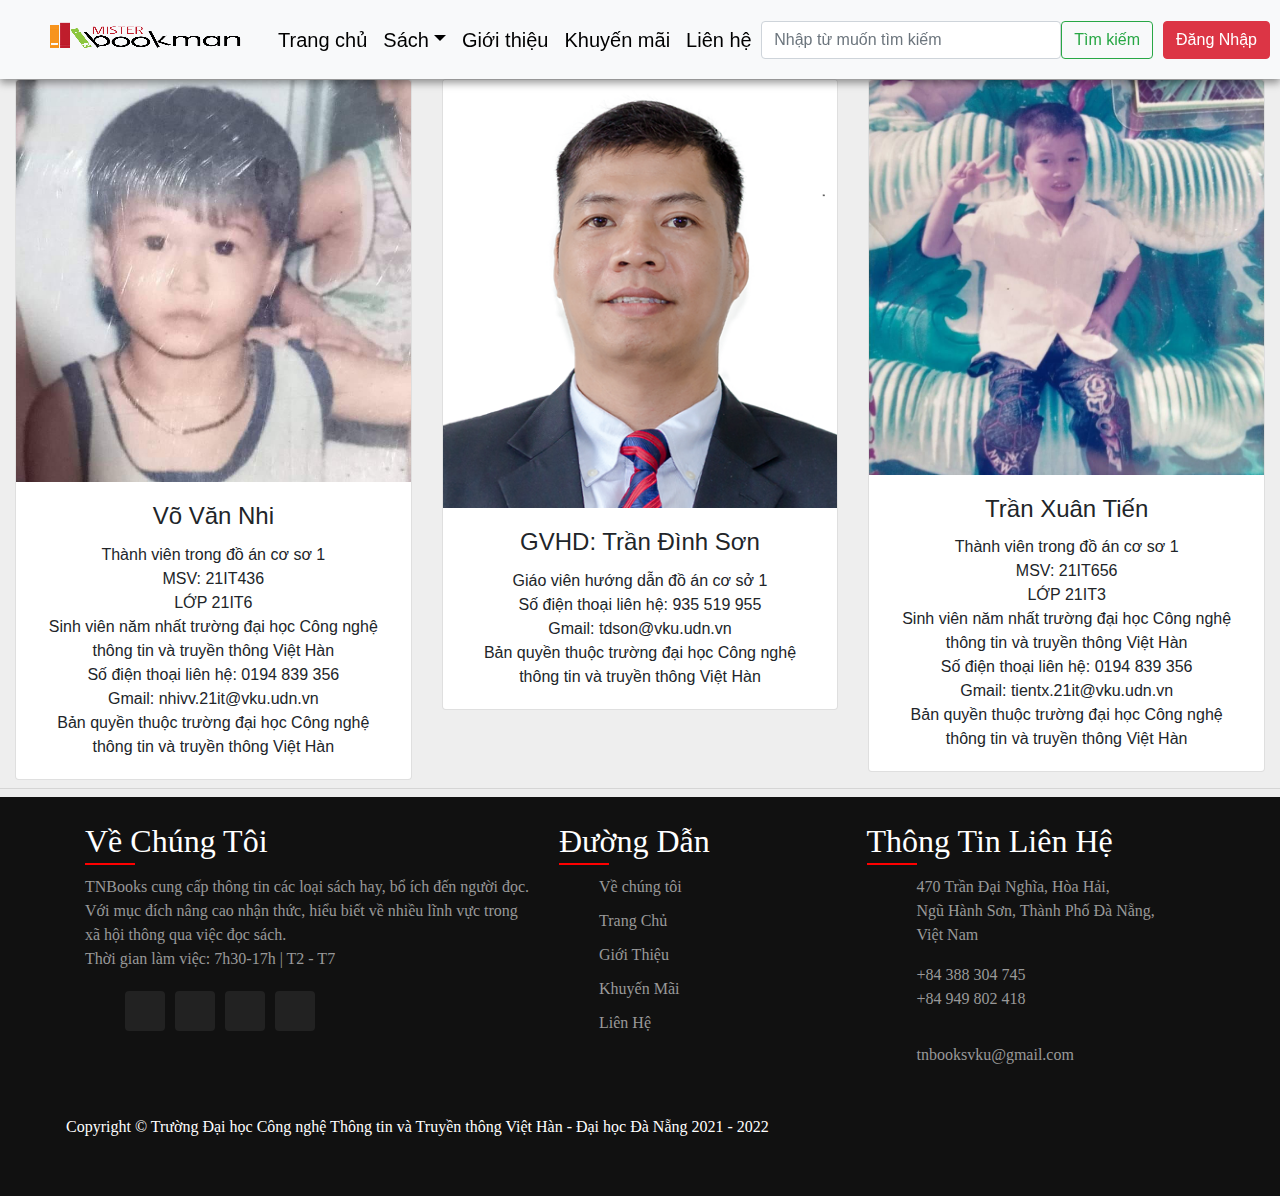
<file: thongtinchitiet.html>
<!doctype html>
<html lang="en">
  <head>
    <meta charset="utf-8">
    <meta name="viewport" content="width=device-width, initial-scale=1">
    <title>Thông tin chi tiết</title>
    
    <link rel="icon" href="./images/logo.png" type="image/x-icon">
    <link rel="stylesheet" href="https://maxcdn.bootstrapcdn.com/bootstrap/4.5.2/css/bootstrap.min.css">
  <script src="https://ajax.googleapis.com/ajax/libs/jquery/3.5.1/jquery.min.js"></script>
  <script src="https://cdnjs.cloudflare.com/ajax/libs/popper.js/1.16.0/umd/popper.min.js"></script>
  <script src="https://maxcdn.bootstrapcdn.com/bootstrap/4.5.2/js/bootstrap.min.js"></script>
  <link rel="stylesheet" href="https://use.fontawesome.com/releases/v5.7.0/css/all.css"
  integrity="sha384-lZN37f5QGtY3VHgisS14W3ExzMWZxybE1SJSEsQp9S+oqd12jhcu+A56Ebc1zFSJ" crossorigin="anonymous">

  <link rel="stylesheet" href="./css/style.css">
  <link rel="stylesheet" href="./css/footer.css">
  </head>
  <body>

    <!-- NAVIGATION -->

    <nav class="navbar navbar-expand-lg bg-light sticky-top">
      <a class="navbar-brand" href="index.html"><img src="./images/logo1.png" alt="logo" class="logo"></a>
      <button class="navbar-toggler menu" type="button" data-toggle="collapse" data-target="#collapsibleNavbar">
        <span class="navbar-toggler-icon">MENU</span>
      </button>
      <div class="collapse navbar-collapse" id="collapsibleNavbar">
          <ul class="navbar-nav mr-auto">
          <li class="nav-item">
              <a class="nav-link" href="index.html">Trang chủ</a>
          </li>
          <li class="nav-item dropdown">
            <a class="nav-link dropdown-toggle" href="sach.html" id="navbardrop" data-toggle="dropdown">Sách</a>
            <div class="dropdown-menu">
							<a class="dropdown-item" href="sach.html#section1">Thời sự - Chính trị</a>
							<a class="dropdown-item" href="sach.html#section2">Tâm lý - Kỹ năng sống</a>
							<a class="dropdown-item" href="sach.html#section3">Văn học Việt Nam</a>
							<a class="dropdown-item" href="sach.html#section4">Văn học nước ngoài</a>
							<a class="dropdown-item" href="sach.html#section5">Thiếu nhi</a>
							<a class="dropdown-item" href="sach.html#section6">Tham khảo</a>
						</div>
          </li>
          <li class="nav-item">
              <a class="nav-link" href="gioithieu.html">Giới thiệu</a>
          </li>
          <li class="nav-item">
              <a class="nav-link" href="khuyenmai.html">Khuyến mãi</a>
          </li>
          <li class="nav-item">
              <a class="nav-link" href="lienhe.html">Liên hệ</a>
          </li>
        </ul>
        <ul  class="navbar-nav ml-auto">
          
          <li class="vip">
            <form class="d-flex vip" role="search">
              <input class="form-control me-2" type="search" placeholder="Nhập từ muốn tìm kiếm" aria-label="Search">
              <button class="btn btn-outline-success" type="submit"><i class="fas fa-search"></i> Tìm kiếm</button>
            </form>
          </li>
          <li class="vip">
            <form action="dangnhap.html" class="vip">
              <button type="submit" class="btn btn-danger" style="margin: 0px 10px;">
                <i class="fas fa-sign-in-alt"></i> Đăng Nhập
              </button>
            </form>
          </li>
          </ul>
      </div>
    </nav>
    <div class="container-fluid padding">
      <div class="row padding text-center">
        <div class="col-md-4">
          <div class="card text-center">
            <img class="card-img-top img-fluid" src="./images/nhi1.jpg" alt="Card image">
            <div class="card-body">
              <h4 class="card-title">Võ Văn Nhi</h4>
              <p class="card-text">Thành viên trong đồ án cơ sơ 1 <br>
                  MSV: 21IT436<br> LỚP 21IT6<br>
                  Sinh viên năm nhất trường đại học Công nghệ thông tin và truyền thông Việt Hàn<br>
                  Số điện thoại liên hệ: 0194 839 356<br>
                  Gmail: nhivv.21it@vku.udn.vn<br>
                  Bản quyền thuộc trường đại học Công nghệ thông tin và truyền thông Việt Hàn
              </p>
            </div>
          </div>
        </div>
        <div class="col-md-4">
          <div class="card text-center">
            <img class="card-img-top img-fluid" src="./images/tdson.png" alt="Card image">
            <div class="card-body">
              <h4 class="card-title">
                GVHD: Trần Đình Sơn  
              </h4>
              <p class="card-text">Giáo viên hướng dẫn đồ án cơ sở 1<br>
                Số điện thoại liên hệ: 935 519 955<br>
                Gmail: tdson@vku.udn.vn<br>
                Bản quyền thuộc trường đại học Công nghệ thông tin và truyền thông Việt Hàn
              </p>
            </div>
          </div>
        </div>
        <div class="col-md-4">
          <div class="card text-center" >
            <img class="card-img-top img-fluid" src="./images/tien.jpg" alt="Card image" >
            <div class="card-body">
              <h4 class="card-title">
              Trần Xuân Tiến
              </h4>
              <p class="card-text">Thành viên trong đồ án cơ sơ 1 <br>
                  MSV: 21IT656 <br>LỚP 21IT3<br>
                  Sinh viên năm nhất trường đại học Công nghệ thông tin và truyền thông Việt Hàn<br>
                  Số điện thoại liên hệ: 0194 839 356<br>
                  Gmail: tientx.21it@vku.udn.vn<br>
                  Bản quyền thuộc trường đại học Công nghệ thông tin và truyền thông Việt Hàn</p>

              </div>
          </div>
        </div>
      </div>
    </div>

    <hr class="my-2">

    <!--FOOTER-->
    <footer id="#vechungtoi">
      <div class="container">
        <!--Bắt Đầu Nội Dung Giới Thiệu-->
        <div class="noi-dung about">
          <h2>Về Chúng Tôi</h2>
          <p>TNBooks cung cấp thông tin các loại sách hay, bổ ích đến người đọc. Với mục đích nâng cao nhận thức, hiểu biết về nhiều lĩnh vực trong xã hội thông qua việc đọc sách. <br>
            Thời gian làm việc: 7h30-17h | T2 - T7</p>
          <ul class="social-icon">
            <li><a href=""><i class="fab fa-facebook"></i></a></li>
            <li><a href=""><i class="fab fa-twitter"></i></a></li>
            <li><a href=""><i class="fab fa-instagram"></i></a></li>
            <li><a href=""><i class="fab fa-youtube"></i></a></li>
          </ul>
        </div>
        <!--Kết Thúc Nội Dung Giới Thiệu-->
        <!--Bắt Đầu Nội Dung Đường Dẫn-->
        <div class="noi-dung links">
          <h2>Đường Dẫn</h2>
          <ul>
            <li><a href="#vechungtoi">Về chúng tôi</a></li>
            <li><a href="./index.html">Trang Chủ</a></li>
            <li><a href="#">Giới Thiệu</a></li>
            <li><a href="#">Khuyến Mãi</a></li>
            <li><a href="#">Liên Hệ</a></li>
          </ul>
        </div>
        <!--Kết Thúc Nội Dung Đường Dẫn-->
        <!--Bắt Đâu Nội Dung Liên Hệ-->
        <div class="noi-dung contact">
          <h2>Thông Tin Liên Hệ</h2>
          <ul class="info">
            <li>
              <span><i class="fa fa-map-marker"></i></span>
              <span>470 Trần Đại Nghĩa, Hòa Hải,<br />
                Ngũ Hành Sơn, Thành Phố Đà Nẵng,<br />
                Việt Nam</span>
            </li>
            <li>
              <span><i class="fa fa-phone"></i></span>
              <p><a href="#">+84 388 304 745</a>
                <br />
                <a href="#">+84 949 802 418</a></p>
            </li>
            <li>
              <span><i class="fa fa-envelope"></i></span>
              <p><a href="#">tnbooksvku@gmail.com</a></p>
            </li>
          </ul>
        </div>
        <!--Kết Thúc Nội Dung Liên Hệ-->
      </div>
      <div class="text-center p-3 text-whi">
        <p>Copyright &copy; Trường Đại học Công nghệ Thông tin và Truyền thông Việt Hàn - Đại học Đà Nẵng 2021 - 2022</p>
      </div>
    </footer>

  
  </body>
  </html>
</file>
<file: css/style.css>
body { background-color:#EEEEEE; }

.section {
	padding: 30px 0;
	position: relative;
	min-height: auto;
	width: 100%;
	display: -webkit-box;
	display: -ms-flexbox;
	display: flex;
	-webkit-box-orient: horizontal;
	-webkit-box-direction: normal;
	-ms-flex-flow: row;
	flex-flow: row;
	-webkit-box-align: center;
	-ms-flex-align: center;
	align-items: center;
  }

/* Thanh navi */
.logo { width:234px; height: 69px; margin-left:20px; image-rendering: pixelated; }
.navbar { margin: 0; padding: 0; font-size: 20px; box-shadow: 0 4px 8px 0 rgba(0, 0, 0, 0.4); }
.sel a, .nav-item a { color:black;}
.sel1 a:hover, .nav-item a:hover { background-color: #DDDDDD; color:#2c31cf; border-bottom: solid 2px rgb(0, 81, 255); }
.menu:focus { outline:0 ;}

.dropdown:hover .dropdown-menu { display: block; }

.navigation { display: none; }
/*Tìm kiếm*/
.form-control{width: 300px;}
/* tỉ lệ div lớn */
.top { width: 85%; margin: auto; }

#tieude { padding-top: 50px; color : #2c31cf; margin-left: 10px; }
#tieude:hover { text-decoration: underline; }

#top11 {margin-top: 0px;}
#tieude1 { padding-top: 50px; color : #2c31cf; margin-left: 10px; }
#tieude2 { padding-top: 50px; color : #2c31cf; margin-left: 50px; }
#tieude3 { padding-top: 50px; color : #2c31cf; margin-left: 10px; }
#tieude1:hover,#tieude2:hover,#tieude3:hover { text-decoration: underline; }



.whi:hover { color:white; }
.text-x { color: #2c31cf; }
.text-whi { color: white; text-align: center; }
.text-bla { color: black; }
.btn-outline-x { color: #2c31cf; border-color: #2c31cf; }
.btn-outline-x:hover { color:white; background-color:#2c31cf; border-color:#2c31cf; }
.bor { border-top-width: 0.1px; border-top-style: solid; border-top-color: black; }

.padbott { padding-bottom: 120px; }
.gachchan { border-bottom: solid 2px rgb(0, 81, 255); }


.text-red { color: red; }

.text-danger { color: #dc3545; }

.text-yellow { color: #ffc107; }

/* NÚT QUAY VỀ ĐẦU TRANG JS */
#back-to-top { cursor: pointer; position: fixed; bottom: 0px; right: 10px; color: #fff; padding: 15px; }
#back-to-top i { color:  #2c31cf;}
#back-to-top i:hover { color:  #dc3545;}

/*đánh giá- nhận xét*/
.dg-nxet{
	text-align: center;
	padding-top: 50px;
}



.alo{ border: 1px solid #ddd; border-radius: 4px; padding: 5px; width: 100%; }
.alo:hover { box-shadow: 0 0 2px 1px rgba(0, 140, 186, 0.5); }

.ima { border-radius: 2%; overflow: hidden; transition: all 0.5s ease 0s; position: relative; }
.ima:hover { transform:scale(1.1); box-shadow: 0 0 2px 1px rgba(0, 140, 186, 0.5); }



.vip {text-align:center;}

@media screen and (max-width: 1000px) {
	.navbar {
		text-align:center;
		width:100%;
	}
	.logo{text-align:center;}
	.dropdown-item {text-align:center;}
	.navbar-toggler {
		padding-right:50px;
	}
	.dropdown-toggle{
		width:100%;
	}

	[class*="col-sm-"] {
		width: 100%;
	}
	.text-red, .text-x, .list-unstyled {
		text-align:center;
	}
}
@media screen and (max-width: 1024px){

}
@media screen and (max-width: 1440px){
	
}
@media screen and (max-width: 640px) {

	[class*="col-sm-"] {
		width: 100%;
	}
	
	.top1 {
		width:80%;
		text-align:justify;
		margin:15px;
		
	}
	.col-sm-8{
		padding-left:40px;
	}
	#tieude1 {
		padding-top:10px;
		padding-bottom:10px;
		padding-left:70px;
	}
	#tieude2{
		padding-bottom:10px;
		padding-left:90px;
	}
	#tieude {
		padding-bottom:30px;
		padding-left:110px;
		padding-top:70px;
	}
	.col-sm-4 {
		padding-left:0px;
		padding-right:40px;
	}
	#tieude3 {
		padding-bottom:10px;
		padding-left:110px;
	}
	.diendan {
		padding-left:35px;
	}
	.banner {
		padding-top:15px;
	}
	
	.madewith {
		padding-top:40px;
	}
}

@media screen and (max-width: 758px) and (min-width: 641px) {
	
}

@media screen and (max-width: 1024px) and (min-width: 769px) {
	
}
</file>
<file: css/homelearn.css>
/* Khóa học */

.top1 { width: 30%; float: left; margin: 10px; background-color: white; }

.top1 img { width: 100%; height: 180px;}

.top1:hover { box-shadow:5px 5px 5px  gray; }

.top1 img:hover { transition: 0.5s; image-rendering: pixelated; }

.top1 h5{ text-align: center;}
.top1 h5:hover { cursor: pointer; color : #2c31cf; }

.top1 h5 { padding: 0px 5px; }

.top1 p { padding: 0px 5px; color: gray; }

h3 a{color:#2c31cf;}

@media screen and (max-width: 474px) { 
	.top1 {
		width:100%;
		margin-left:-6%;
	}
}
@media screen and (max-width: 1024px) and (min-width: 475px) {
	.top1 {
		width:45%;
	}
}
</file>
<file: css/homeshare.css>
/* Chia sẻ */

.col-sm-4 input { width: 270px; float: left; }

.col-sm-4 button { float: left; }

.col-sm-4 hr { width: 40px; height: 2px; float: left; }

.col-sm-4 ul { list-style-type: none; float: left; }

.col-sm-4 img { width: 148px; height: 100px; }

.col-sm-4 img:hover { image-rendering: pixelated; }

.col-sm-4 li { padding: 10px; width: 100%; border-bottom: 1px solid; display: flex; background-color: white; }

.col-sm-4 p { margin-left: 10px; }

.col-sm-4 li:hover { cursor: pointer; background-color: #DDDDDD; color: #2c31cf; }
</file>
<file: css/footer.css>
/* footer */
footer{
	margin: 0;
	padding: 0;
	box-sizing: border-box;
	font-family: Roboto;
	position: relative;
	width: 100%;
	height: auto;
	padding: 25px 50px;
	background: #111;
	display: flex;
	justify-content: space-between;
	flex-wrap: wrap;
	
}
footer .container{
	display: flex;
	justify-content: space-between;
	flex-wrap: wrap;
	flex-direction: row;
}
/*Thiết Lập Cho Thành Phần Nội Dung Giới Thiệu*/
footer .container .noi-dung{
	margin-right: 25px;
}
footer  .container .noi-dung.about{
	width:40%;
}
footer .container .noi-dung.about h2{
	position: relative;
	color: #fff;
	font-weight: 500;
	margin-bottom: 15px;
}
footer .container .noi-dung.about h2:before{
	content: '';
	position: absolute;
	bottom: -5px;
	left: 0;
	width: 50px;
	height: 2px;
	background: #f00;
}
footer .container .noi-dung.about p{
	color: #999;
}
/*Thiết Lập Cho Thành Phần Icon Mạng Xã Hội*/
.social-icon{
	margin-top: 20px;
	display: flex;
}
.social-icon li {
	list-style: none;
}
.social-icon li a{
	display: inline-block;
	width: 40px;
	height: 40px;
	background: #222;
	display: flex;
	justify-content: center;
	align-items: center;
	margin-right: 10px;
	text-decoration: none;
	border-radius: 4px;
}
.social-icon li a:hover{
	background: #f00;
}
.social-icon li a .fa{
	color: #fff;
	font-size: 20px;
}
.links h2{
	position: relative;
	color: #fff;
	font-weight: 500;
	margin-bottom: 15px;
}
.links h2{
	position: relative;
	color: #fff;
	font-weight: 500;
	margin-bottom: 15px;
}
.links h2::before{
	content: '';
	position: absolute;
	bottom: -5px;
	left: 0;
	width: 50px;
	height: 2px;
	background: #f00;
}
.links{
   position: relative;
   width: 25%;
}
.links ul li{
	list-style: none;
}
.links ul li a{
	color: #999;
	text-decoration: none;
	margin-bottom: 10px;
	display: inline-block;
}
.links ul li a:hover{
	color: #fff;
}

.contact h2{
	position: relative;
	color: #fff;
	font-weight: 500;
	margin-bottom: 15px;
}
.contact h2::before{
	content: '';
	position: absolute;
	bottom: -5px;
	left: 0;
	width: 50px;
	height: 2px;
	background: #f00;
}
.contact{
	width: calc(35% - 60px);
	margin-right: 0 !important;
}
.contact .info{
	position: relative;
}
.contact .info li{
	display: flex;
	margin-bottom: 16px;
}
.contact .info li span:nth-child(1) {
	color: #fff;
	font-size: 20px;
	margin-right: 10px;
}
.contact .info li span{
	color: #999;
}
.contact .info li a{
	color: #999;
	text-decoration: none;
}

.form__field {
	width: 90%;
	background: #fff;
	color: #a3a3a3;
	font: inherit;
	box-shadow: 0 6px 10px 0 rgba(0, 0, 0, .1);
	border: 0;
	outline: 0;
	padding: 8px 4px;
}
@media  (max-width: 768px){
	footer{
		padding: 40px;
			 }
	footer .container{
		flex-direction: column;
	}
	footer .container .noi-dung{
		margin-right: 0;
		margin-bottom: 40px;
	}
	footer .container, .noi-dung.about, .links, .contact, .ban-quyen{
		width: 100%;
	}
}
</file>
<file: css/hometeam.css>
.doingu { position: relative; width: 100%; }

.img-doingu { display: block; width:100%; }

.overlay { position: absolute; bottom: 100%; left: 0; right: 0; background:rgba(0,0,0,0.7);
	overflow: hidden; width: 100%; height:0; transition: .5s ease; }

.doingu:hover .overlay { bottom: 0; height: 100%; cursor: pointer; }

.text-doingu { font-size: 15px; position: absolute; top: 50%; left: 50%; transform: translate(-50%, -50%); text-align: center; }
</file>
<file: css/account.css>
@import url('https://fonts.googleapis.com/css?family=Poppins:400,500,600,700&display=swap'); *{
	margin: 0;
	padding: 0;
	box-sizing: border-box;
	font-family: 'Poppins', sans-serif;
  }
  html,body{
	display: grid;
	height: 100%;
	width: 100%;
	place-items: center;
	background-color:wheat;
  background-image: linear-gradient(62deg, green 0%, #F7CE68 100%);
  }
  ::selection{
	background: #fa4299;
	color: #fff;
  }
  .backhome{
	margin: 0px -1px 0px 0px;
  }
  .backhome a{
	color: black;
  }
  .backhome a:hover{
	color: blue;
  }
  .container{
	margin-top: -152px;
	overflow: hidden;
	max-width: 390px;
	background: #fff;
	padding: 30px;
	border-radius: 5px;
	box-shadow: 0px 15px 20px rgba(0,0,0,0.1);
  }
  .container .title-text{
	display: flex;
	width: 200%;
  }
  .container .title{
	width: 50%;
	font-size: 35px;
	font-weight: 600;
	text-align: center;
	transition: all 0.6s cubic-bezier(0.68,-0.55,0.265,1.55);
  }
  .container .slide-controls{
	position: relative;
	display: flex;
	height: 50px;
	width: 100%;
	overflow: hidden;
	margin: 30px 0 10px 0;
	justify-content: space-between;
	border: 1px solid lightgrey;
	border-radius: 5px;
  }
  .slide-controls .slide{
	height: 100%;
	width: 100%;
	color: #fff;
	font-size: 18px;
	font-weight: 500;
	text-align: center;
	line-height: 48px;
	cursor: pointer;
	z-index: 1;
	transition: all 0.6s ease;
  }
  .slide-controls label.signup{
	color: #000;
  }
  .slide-controls .slider-tab{
	position: absolute;
	height: 100%;
	width: 50%;
	left: 0;
	z-index: 0;
	border-radius: 5px;
   background-color: green;
  background-image: linear-gradient(62deg, green 0%, #F7CE68 100%);
	transition: all 0.6s cubic-bezier(0.68,-0.55,0.265,1.55);
  }
  input[type="radio"]{
	display: none;
  }
  #signup:checked ~ .slider-tab{
	left: 50%;
  }
  #signup:checked ~ label.signup{
	color: #fff;
	cursor: default;
	user-select: none;
  }
  #signup:checked ~ label.login{
	color: #000;
  }
  #login:checked ~ label.signup{
	color: #000;
  }
  #login:checked ~ label.login{
	cursor: default;
	user-select: none;
  }
  .container .form-container{
	width: 100%;
	overflow: hidden;
  }
  .form-container .form-inner{
	display: flex;
	width: 200%;
  }
  .form-container .form-inner form{
	width: 50%;
	transition: all 0.6s cubic-bezier(0.68,-0.55,0.265,1.55);
  }
  .form-inner form .field{
	height: 50px;
	width: 100%;
	margin-top: 20px;
  }
  .form-inner form .field input{
	height: 100%;
	width: 100%;
	outline: none;
	padding-left: 15px;
	border-radius: 5px;
	border: 1px solid lightgrey;
	border-bottom-width: 2px;
	font-size: 17px;
	transition: all 0.3s ease;
  }
  .form-inner form .field input:focus{
	border-color: #fc83bb;
  }
  .form-inner form .field input::placeholder{
	color: #999;
	transition: all 0.3s ease;
  }
  form .field input:focus::placeholder{
	color: #b3b3b3;
  }
  .form-inner form .pass-link{
	margin-top: 5px;
  }
  .form-inner form .signup-link{
	text-align: center;
	margin-top: 30px;
  }
  .form-inner form .pass-link a,
  .form-inner form .signup-link a{
	color: #FBAB7E;
	text-decoration: none;
  }
  .form-inner form .pass-link a:hover, .form-inner form .signup-link a:hover{
	text-decoration: underline;
  }
  form .btn{
	height: 50px;
	width: 100%;
	border-radius: 5px;
	position: relative;
	overflow: hidden;
  }
  form .btn .btn-layer{
	height: 100%;
	width: 300%;
	position: absolute;
	left: -100%;
	background-color: green;
  background-image: linear-gradient(62deg, green 0%, #F7CE68 100%);
	border-radius: 5px;
	transition: all 0.4s ease;
  }
  form .btn:hover .btn-layer{
	left: 0;
  }
  form .btn input[type="submit"]{
	height: 100%;
	width: 100%;
	z-index: 1;
	position: relative;
	background: none;
	border: none;
	color: #fff;
	padding-left: 0;
	border-radius: 5px;
	font-size: 20px;
	font-weight: 500;
	cursor: pointer;
  }
</file>
<file: css/khuyenmaii.css>
.carousel-inner img {
	width: 100%;
    height: 570px;
}
.carousel-caption {
	position: absolute;
	top: 40%;
}
.carousel-caption h1 {
	font-size: 300%;
	text-transform: uppercase;
	text-shadow: 5px 5px 15px #000;
}
.carousel-caption h3 {
	font-size: 150%;	
	text-shadow: 2px 2px 10px #000;
}
.btn-primary {
	background-color: rgb(82,64,120);
	border: 1px solid white;
}
.btn-primary:hover {
	background-color: rgb(62,44,100);
	border: 1px solid white;
}
.jumbotron {
	padding: 1rem;
	border-radius: 1px;
	text-align: center;
	/*background-color: gray ;*/
}

.view {
	width: 15%;
	color: red;
	background-color: blanchedalmond;
	font-size: 30px;
	border-radius: 1rem;
}
.gioithieu{
	width: 235px;
	height: 250px;
}
.fun {
	width: 100%;
	color: palegreen;
	background-color: gray;
	font-size: 40px;
	border-radius: 1rem;
}
marquee{
	color:red;
	font-size: 40px;
	text-align: center;
}
</file>
<file: css/lienhe.css>
* {box-sizing: border-box;}

input[type=text], select, textarea {
  width: 100%;
  padding: 12px;
  border: 1px solid #ccc;
  border-radius: 4px;
  box-sizing: border-box;
  margin-top: 6px;
  margin-bottom: 16px;
  resize: vertical;
}

input[type=submit] {
  background-color: #04AA6D;
  color: white;
  padding: 12px 20px;
  border: none;
  border-radius: 4px;
  cursor: pointer;
}

input[type=submit]:hover {
  background-color: #45a049;
}

.container1 {
  border-radius: 5px;
  background-color: #f2f2f2;
  padding: 20px;
}
</file>
<file: css/sach.css>
.headlearn { padding: 3% 5%; display: flex; flex-direction: column; text-align: center; justify-content: center; margin-bottom: 30px; padding: 30px; }

.a-black a { color:#2c31cf; }

.topp { width: 85%; margin: auto; }

#tieudelearn { padding-top: 20px; color : #2c31cf; margin-left: 16px; }
#tieudelearn:hover { text-decoration: underline; }
#topx { margin-top: 0px; }

.toplearn { width: 22%; float: left; margin: 16px; background-color: white; }
.toplearn img { width: 100%; height: 210px; padding-top: 10px; }
.toplearn:hover { box-shadow:5px 5px 5px  gray; }
.toplearn img:hover { transition: 0.5s; image-rendering: pixelated; }
.toplearn h5:hover { cursor: pointer; color : #2c31cf; }
.toplearn h5 { text-align: center; padding: 0px 5px; }
.toplearn p { padding: 0px 5px; color: gray; }

.padd-bott{ padding-bottom:30px;}

.topp a{ text-decoration: none; color: black; }

.ima_learn { transition: all 0.5s ease 0s; border-radius: 5%; }

#nx{
	margin: 0px -105px;
	width:140%;
}

#tbkh{
	margin: 0px -105px;
	width:160%;
}

@media screen and (max-width: 640px) {

	[class*="col-"] { 
		width: 100%; 
	} 
	.text-whi {
		text-align:center;
	}
	.head {
		margin:-20px 50px 20px 30px;
		width:100%;
	}
	.headlearn {
		padding-top:10px;
		padding-bottom:0px;
	}
	.a-black {
		width:100%;
	}
	
	.toplearn {
		width:100%;
		margin: 15px 0px;
	}
	#tieudelearn {
		text-align:center;
	}
}

@media screen and (max-width: 758px) and (min-width: 641px) {
	
}

@media screen and (max-width: 1024px) and (min-width: 769px) {
	
}
</file>
<file: css/nhanxet.css>
* {box-sizing: border-box;}


input[type=text], select, textarea {
  width: 100%;
  padding: 12px;
  border: 1px solid #ccc;
  border-radius: 4px;
  box-sizing: border-box;
  margin-top: 6px;
  margin-bottom: 16px;
  resize: vertical;
}

input[type=submit] {
  background-color: #04AA6D;
  color: white;
  padding: 12px 20px;
  border: none;
  border-radius: 4px;
  cursor: pointer;
}

input[type=submit]:hover {
  background-color: #45a049;
}

.container {
  border-radius: 5px;
  padding: 20px;
}
</file>
